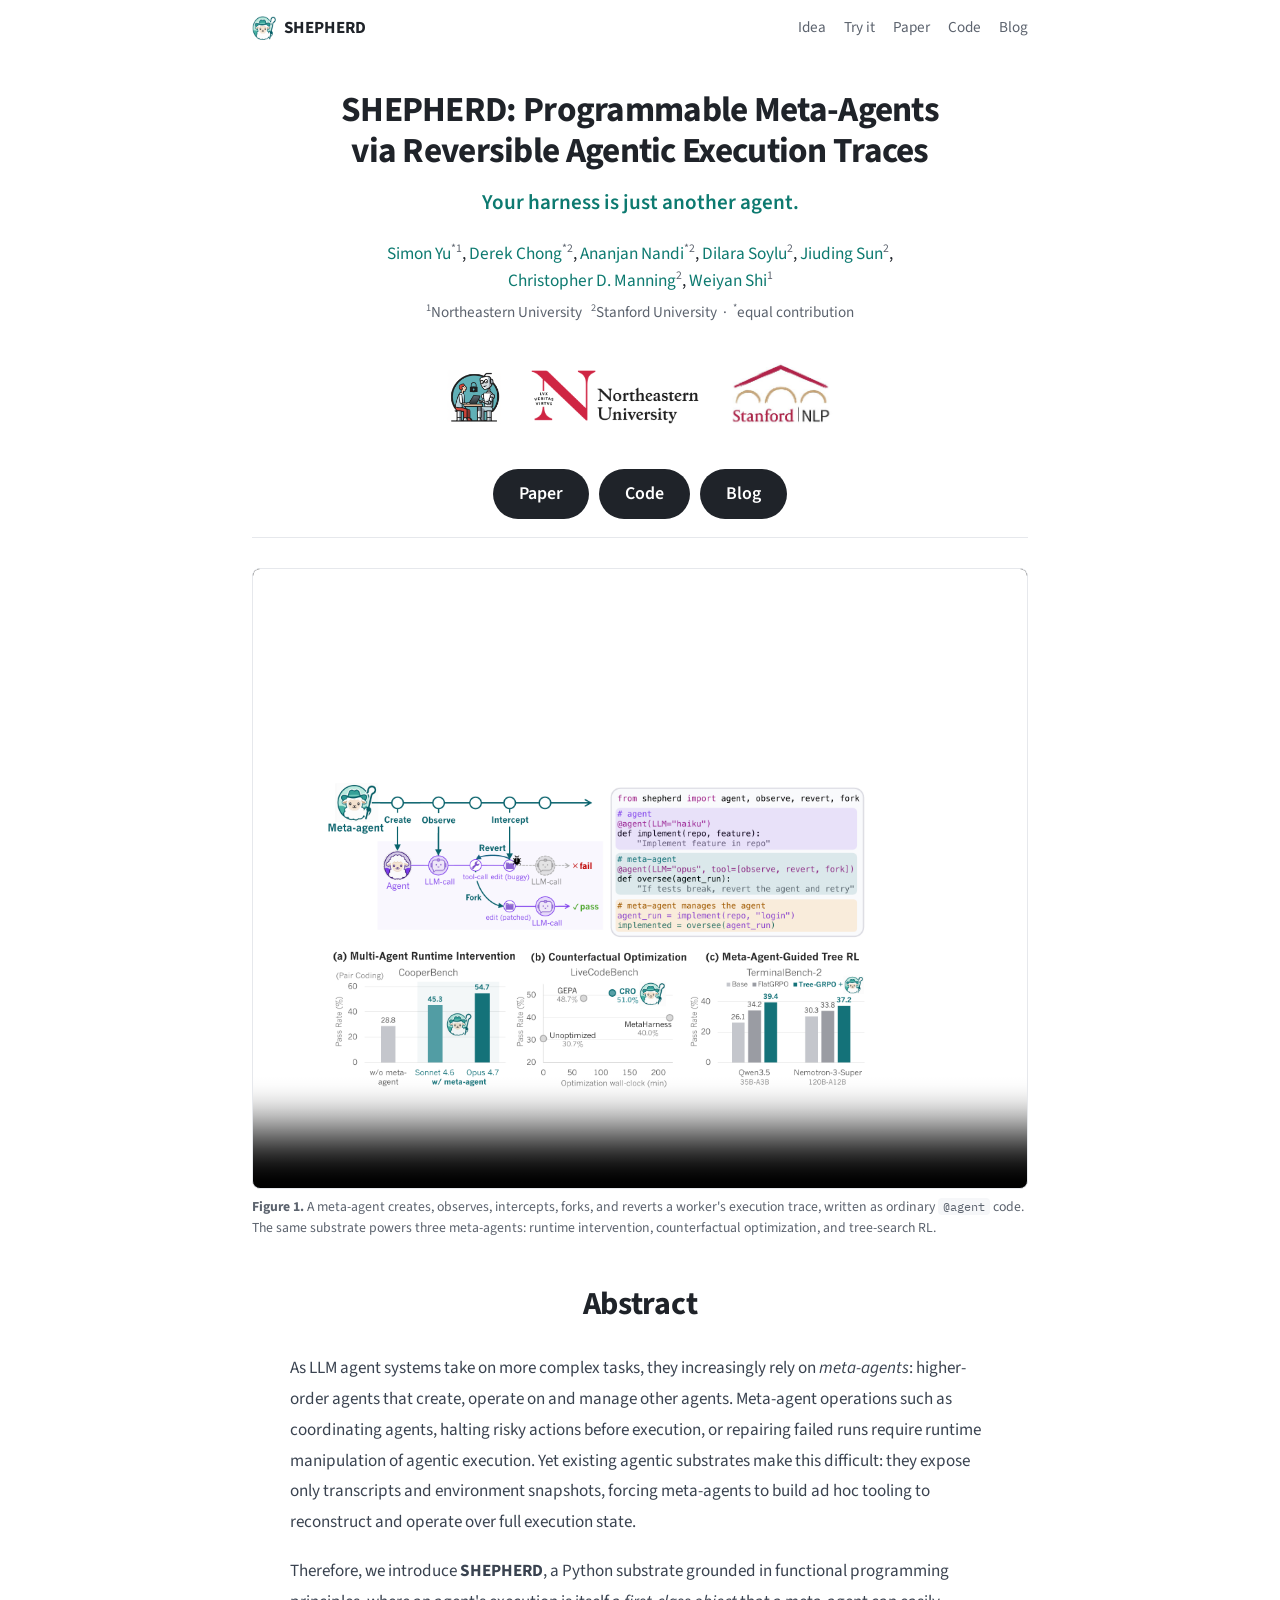
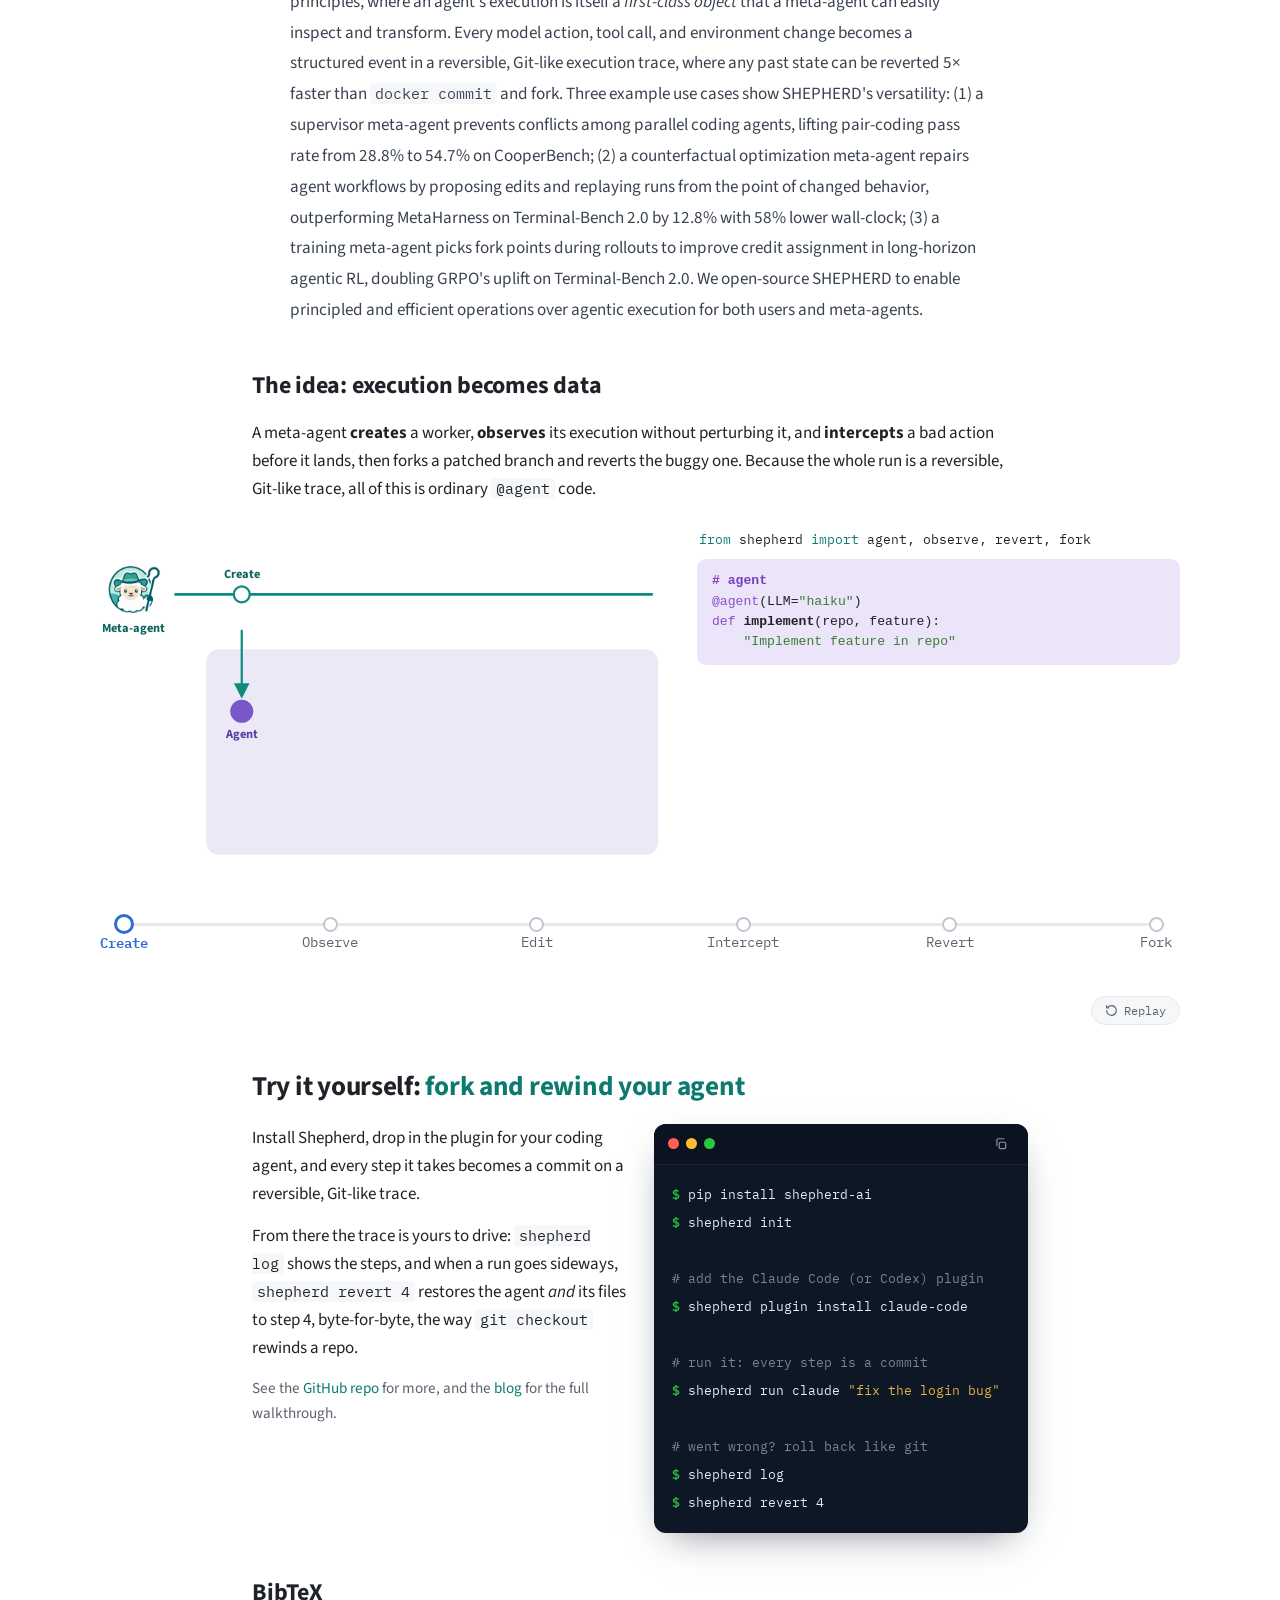
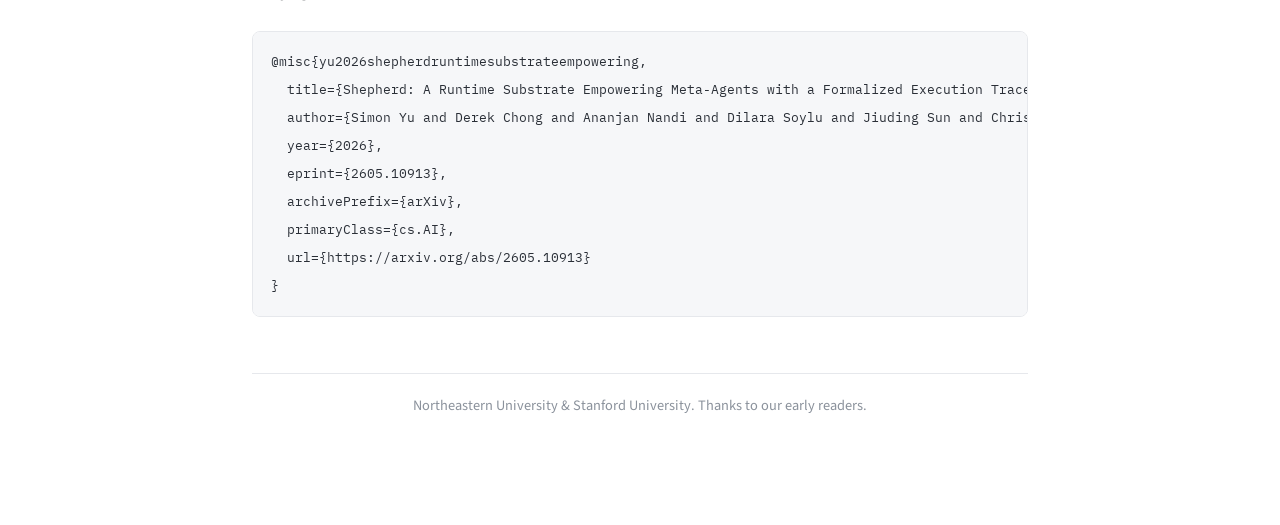
<file: index.html>
<!DOCTYPE html>
<html lang="en">
<head>
<meta charset="utf-8" />
<meta name="viewport" content="width=device-width, initial-scale=1" />
<title>SHEPHERD: Programmable Meta-Agents via Reversible Execution Traces</title>
<meta name="description" content="SHEPHERD makes an agent's execution a first-class, reversible, Git-like trace, so the harness that supervises your agents can be just another agent." />
<link rel="icon" type="image/png" href="assets/logo-shepherd.png" />
<link rel="preconnect" href="https://fonts.googleapis.com" />
<link rel="preconnect" href="https://fonts.gstatic.com" crossorigin />
<link href="https://fonts.googleapis.com/css2?family=Source+Sans+3:wght@400;600;700&family=IBM+Plex+Mono:wght@400;500&display=swap" rel="stylesheet" />
<link rel="stylesheet" href="style.css" />
<script src="app.js" defer></script>
<script defer src="https://static.cloudflareinsights.com/beacon.min.js" data-cf-beacon='{"token": "15241427f3bc4c0e8382f37b46932721"}'></script>
</head>
<body>

<nav class="nav">
  <a class="nav__brand" href="#top"><img src="assets/logo-shepherd.png" alt="" /> SHEPHERD</a>
  <div class="nav__links">
    <a href="#idea">Idea</a>
    <a href="#try">Try it</a>
    <a href="https://arxiv.org/abs/2605.10913" target="_blank" rel="noopener">Paper</a>
    <a href="https://github.com/dcx/poc-crank-v2" target="_blank" rel="noopener">Code</a>
    <a href="blog/">Blog</a>
  </div>
</nav>

<main id="top" class="wrap">

  <!-- ===== Hero ===== -->
  <header class="hero">
    <h1 class="hero__title">SHEPHERD: Programmable Meta-Agents via Reversible Agentic Execution Traces</h1>
    <p class="hero__tag">Your harness is just another agent.</p>
    <p class="authors">
      <a href="https://simonucl.github.io/" target="_blank" rel="noopener">Simon Yu</a><sup>*1</sup>,
      <a href="https://nlp.stanford.edu/~derekch/" target="_blank" rel="noopener">Derek Chong</a><sup>*2</sup>,
      <a href="https://ananjan-nandi-9.github.io/" target="_blank" rel="noopener">Ananjan Nandi</a><sup>*2</sup>,
      <a href="https://profiles.stanford.edu/dilara" target="_blank" rel="noopener">Dilara Soylu</a><sup>2</sup>,
      <a href="https://jiudingsun01.github.io/" target="_blank" rel="noopener">Jiuding Sun</a><sup>2</sup>,<br />
      <a href="https://nlp.stanford.edu/~manning/" target="_blank" rel="noopener">Christopher D. Manning</a><sup>2</sup>,
      <a href="https://wyshi.github.io/" target="_blank" rel="noopener">Weiyan Shi</a><sup>1</sup>
    </p>
    <p class="affil"><sup>1</sup>Northeastern University &nbsp; <sup>2</sup>Stanford University &nbsp;&middot;&nbsp; <sup>*</sup>equal contribution</p>
    <div class="orgs">
      <a href="https://github.com/CHATS-lab" target="_blank" rel="noopener" title="CHATS-Lab"><img src="assets/logo-chats.png" alt="CHATS-Lab" /></a>
      <a href="https://www.northeastern.edu/" target="_blank" rel="noopener" title="Northeastern University"><img src="assets/logo-northeastern.png" alt="Northeastern University" /></a>
      <a href="https://nlp.stanford.edu/" target="_blank" rel="noopener" title="Stanford NLP Group"><img src="assets/logo-stanfordnlp.png" alt="Stanford NLP Group" /></a>
    </div>
    <p class="links">
      <a class="lnk" href="https://arxiv.org/abs/2605.10913" target="_blank" rel="noopener">Paper</a>
      <a class="lnk" href="https://github.com/dcx/poc-crank-v2" target="_blank" rel="noopener">Code</a>
      <a class="lnk" href="blog/">Blog</a>
    </p>
  </header>

  <!-- ===== Teaser ===== -->
  <figure class="teaser">
    <video class="teaser__video" src="assets/teaser.mp4" poster="assets/teaser.png" autoplay loop muted playsinline controls></video>
    <figcaption><b>Figure 1.</b> A meta-agent creates, observes, intercepts, forks, and reverts a worker's execution trace, written as ordinary <code>@agent</code> code. The same substrate powers three meta-agents: runtime intervention, counterfactual optimization, and tree-search RL.</figcaption>
  </figure>

  <!-- ===== Abstract ===== -->
  <section class="abstract">
    <h2>Abstract</h2>
    <div class="abstract__body">
      <p>
        As LLM agent systems take on more complex tasks, they increasingly rely on <em>meta-agents</em>:
        higher-order agents that create, operate on and manage other agents. Meta-agent operations such
        as coordinating agents, halting risky actions before execution, or repairing failed runs require
        runtime manipulation of agentic execution. Yet existing agentic substrates make this difficult:
        they expose only transcripts and environment snapshots, forcing meta-agents to build ad hoc
        tooling to reconstruct and operate over full execution state.
      </p>
      <p>
        Therefore, we introduce <b>SHEPHERD</b>, a Python substrate grounded in functional programming
        principles, where an agent's execution is itself a <em>first-class object</em> that a meta-agent
        can easily inspect and transform. Every model action, tool call, and environment change becomes a
        structured event in a reversible, Git-like execution trace, where any past state can be reverted
        5&times; faster than <code>docker commit</code> and fork. Three example use cases show SHEPHERD's
        versatility: (1) a supervisor meta-agent prevents conflicts among parallel coding agents, lifting
        pair-coding pass rate from 28.8% to 54.7% on CooperBench; (2) a counterfactual optimization
        meta-agent repairs agent workflows by proposing edits and replaying runs from the point of changed
        behavior, outperforming MetaHarness on Terminal-Bench 2.0 by 12.8% with 58% lower wall-clock;
        (3) a training meta-agent picks fork points during rollouts to improve credit assignment in
        long-horizon agentic RL, doubling GRPO's uplift on Terminal-Bench 2.0. We open-source SHEPHERD to
        enable principled and efficient operations over agentic execution for both users and meta-agents.
      </p>
    </div>
  </section>

  <!-- ===== The idea ===== -->
  <section id="idea">
    <h2>The idea: execution becomes data</h2>
    <p>
      A meta-agent <b>creates</b> a worker, <b>observes</b> its execution without perturbing it, and
      <b>intercepts</b> a bad action before it lands, then forks a patched branch and reverts the
      buggy one. Because the whole run is a reversible, Git-like trace, all of this is ordinary
      <code>@agent</code> code.
    </p>

    <div class="anim" id="anim">
      <div class="anim__diagram">
        <svg class="trace-svg" viewBox="0 0 640 360" role="img" aria-label="A meta-agent creates, observes, intercepts, reverts, and forks a worker's execution trace.">
          <defs>
            <marker id="arrT" markerWidth="7" markerHeight="7" refX="5.5" refY="3.5" orient="auto"><path d="M0 0 L7 3.5 L0 7 z" fill="#0f8a81"/></marker>
            <marker id="arrP" markerWidth="7" markerHeight="7" refX="5.5" refY="3.5" orient="auto"><path d="M0 0 L7 3.5 L0 7 z" fill="#7857c8"/></marker>
            <marker id="arrG" markerWidth="7" markerHeight="7" refX="5.5" refY="3.5" orient="auto"><path d="M0 0 L7 3.5 L0 7 z" fill="#bdb8c9"/></marker>
          </defs>

          <!-- base -->
          <g>
            <rect x="120" y="120" width="510" height="232" rx="14" fill="#ece9f7"/>
            <line x1="84" y1="58" x2="624" y2="58" stroke="#0f8a81" stroke-width="3"/>
            <image href="assets/logo-shepherd.png" x="8" y="22" width="60" height="60"/>
            <text x="38" y="100" text-anchor="middle" fill="#0a655e" font-weight="700">Meta-agent</text>
          </g>

          <!-- create -->
          <g class="g-step" data-step="create">
            <circle cx="160" cy="58" r="9" fill="#fff" stroke="#0f8a81" stroke-width="2.5"/>
            <text x="160" y="40" text-anchor="middle" fill="#0a655e" font-weight="700">Create</text>
            <line x1="160" y1="98" x2="160" y2="172" stroke="#0f8a81" stroke-width="2.5" marker-end="url(#arrT)"/>
            <circle cx="160" cy="190" r="13" fill="#7857c8"/>
            <text x="160" y="220" text-anchor="middle" fill="#5a3fa3" font-weight="700">Agent</text>
          </g>

          <!-- observe -->
          <g class="g-step" data-step="observe">
            <circle cx="270" cy="58" r="9" fill="#fff" stroke="#0f8a81" stroke-width="2.5"/>
            <text x="270" y="40" text-anchor="middle" fill="#0a655e" font-weight="700">Observe</text>
            <line x1="270" y1="98" x2="270" y2="172" stroke="#0f8a81" stroke-width="2" stroke-dasharray="4 4" marker-end="url(#arrT)"/>
            <line x1="173" y1="190" x2="270" y2="190" stroke="#7857c8" stroke-width="3"/>
            <circle cx="270" cy="190" r="13" fill="#7857c8"/>
            <text x="270" y="220" text-anchor="middle" fill="#5a3fa3" font-weight="700">LLM-call</text>
          </g>

          <!-- buggy: the worker reaches a buggy edit and fails -->
          <g class="g-step" data-step="buggy">
            <line x1="283" y1="190" x2="430" y2="190" stroke="#7857c8" stroke-width="3"/>
            <circle cx="350" cy="190" r="13" fill="#7857c8"/>
            <text x="350" y="220" text-anchor="middle" fill="#5a3fa3" font-weight="700">tool-call</text>
            <circle cx="430" cy="190" r="13" fill="#7857c8"/>
            <text x="442" y="190" text-anchor="middle" fill="#d2402a" stroke="#fff" stroke-width="3" paint-order="stroke" style="font-size:26px;font-weight:900">!</text>
            <text x="430" y="220" text-anchor="middle" fill="#5a3fa3" font-weight="700">edit (buggy)</text>
            <line x1="443" y1="190" x2="520" y2="190" stroke="#bdb8c9" stroke-width="2.5" stroke-dasharray="4 4"/>
            <circle cx="532" cy="190" r="12" fill="#ded9e7" stroke="#bdb8c9" stroke-width="2"/>
            <line x1="546" y1="190" x2="572" y2="190" stroke="#bdb8c9" stroke-width="2.5" marker-end="url(#arrG)"/>
            <text x="582" y="195" fill="#d2402a" font-weight="700">&#10007; fail</text>
          </g>

          <!-- intercept: the meta-agent intervenes on the buggy edit -->
          <g class="g-step" data-step="intercept">
            <circle cx="430" cy="58" r="9" fill="#fff" stroke="#0f8a81" stroke-width="2.5"/>
            <text x="430" y="40" text-anchor="middle" fill="#0a655e" font-weight="700">Intercept</text>
            <line x1="430" y1="98" x2="430" y2="172" stroke="#0f8a81" stroke-width="2.5" marker-end="url(#arrT)"/>
          </g>

          <!-- revert: arc back toward the pre-edit state -->
          <g class="g-step" data-step="revert">
            <path d="M418 174 C 408 140, 368 140, 354 174" fill="none" stroke="#0f8a81" stroke-width="2.5" marker-end="url(#arrT)"/>
            <text x="386" y="128" text-anchor="middle" fill="#0a655e" font-weight="700">Revert</text>
          </g>

          <!-- fork: patched branch that passes -->
          <g class="g-step" data-step="fork">
            <path d="M350 203 C 350 250, 398 268, 430 274" fill="none" stroke="#7857c8" stroke-width="3"/>
            <text x="338" y="250" text-anchor="end" fill="#0a655e" font-weight="700">Fork</text>
            <circle cx="430" cy="278" r="13" fill="#7857c8"/>
            <text x="430" y="308" text-anchor="middle" fill="#5a3fa3" font-weight="700">edit (patched)</text>
            <line x1="443" y1="278" x2="520" y2="278" stroke="#7857c8" stroke-width="3"/>
            <circle cx="532" cy="278" r="13" fill="#7857c8"/>
            <text x="532" y="308" text-anchor="middle" fill="#5a3fa3" font-weight="700">LLM-call</text>
            <line x1="546" y1="278" x2="572" y2="278" stroke="#7857c8" stroke-width="2.5" marker-end="url(#arrP)"/>
            <text x="582" y="283" fill="#2f8a3c" font-weight="700">&#10003; pass</text>
          </g>
        </svg>
      </div>

      <div class="anim__code">
        <div class="cimport"><span class="kwt">from</span> shepherd <span class="kwt">import</span> agent, observe, revert, fork</div>
        <pre class="cblock cblock--agent" data-step="create"><span class="cm"># agent</span>
<span class="kw">@agent</span>(LLM=<span class="st">"haiku"</span>)
<span class="kw">def</span> <span class="fn">implement</span>(repo, feature):
    <span class="st">"Implement feature in repo"</span></pre>
        <pre class="cblock cblock--meta" data-step="intercept"><span class="cm"># meta-agent</span>
<span class="kw">@agent</span>(LLM=<span class="st">"opus"</span>, tool=[observe, revert, fork])
<span class="kw">def</span> <span class="fn">oversee</span>(agent_run):
    <span class="st">"If tests break, revert the agent and retry"</span></pre>
        <pre class="cblock cblock--manage" data-step="fork"><span class="cm"># meta-agent manages the agent</span>
agent_run = <span class="fn">implement</span>(repo, <span class="st">"login"</span>)
implemented = <span class="fn">oversee</span>(agent_run)</pre>
      </div>

      <div class="anim__scrub" aria-label="Step through the trace">
        <div class="scrub__track" role="slider" tabindex="0" aria-valuemin="0" aria-valuemax="5" aria-valuenow="5" aria-label="Trace step">
          <div class="scrub__fill"></div>
          <div class="scrub__handle"></div>
          <span class="scrub__stop" data-i="0" style="left:0%"><span class="scrub__lbl">Create</span></span>
          <span class="scrub__stop" data-i="1" style="left:20%"><span class="scrub__lbl">Observe</span></span>
          <span class="scrub__stop" data-i="2" style="left:40%"><span class="scrub__lbl">Edit</span></span>
          <span class="scrub__stop" data-i="3" style="left:60%"><span class="scrub__lbl">Intercept</span></span>
          <span class="scrub__stop" data-i="4" style="left:80%"><span class="scrub__lbl">Revert</span></span>
          <span class="scrub__stop" data-i="5" style="left:100%"><span class="scrub__lbl">Fork</span></span>
        </div>
      </div>
      <button class="anim__replay" type="button">
        <svg width="13" height="13" viewBox="0 0 24 24" fill="none" stroke="currentColor" stroke-width="2.2" stroke-linecap="round" stroke-linejoin="round" aria-hidden="true"><path d="M3 12a9 9 0 1 0 2.6-6.4"/><path d="M3 3v4h4"/></svg>
        Replay
      </button>

    </div>
  </section>

  <!-- ===== Try it ===== -->
  <section id="try">
    <h2 class="try-h">Try it yourself: <span class="try-h__accent">fork and rewind your agent</span></h2>
    <div class="try">
      <div class="try__text">
        <p>
          Install Shepherd, drop in the plugin for your coding agent, and every step it takes becomes a
          commit on a reversible, Git-like trace.
        </p>
        <p>
          From there the trace is yours to drive: <code>shepherd log</code> shows the steps, and when a
          run goes sideways, <code>shepherd revert 4</code> restores the agent <em>and</em> its files to
          step 4, byte-for-byte, the way <code>git checkout</code> rewinds a repo.
        </p>
        <p class="muted">
          See the <a href="https://github.com/dcx/poc-crank-v2" target="_blank" rel="noopener">GitHub repo</a>
          for more, and the <a href="blog/">blog</a>
          for the full walkthrough.
        </p>
      </div>
      <div class="terminal">
        <div class="terminal__bar">
          <span class="dot dot--r"></span><span class="dot dot--y"></span><span class="dot dot--g"></span>
          <button class="terminal__copy" type="button" aria-label="Copy commands"><svg width="14" height="14" viewBox="0 0 24 24" fill="none" stroke="currentColor" stroke-width="2" stroke-linecap="round" stroke-linejoin="round"><rect x="9" y="9" width="11" height="11" rx="2"/><path d="M5 15V5a2 2 0 0 1 2-2h10"/></svg></button>
        </div>
        <pre class="terminal__body"><code><span class="p">$</span> pip install shepherd-ai
<span class="p">$</span> shepherd init

<span class="c"># add the Claude Code (or Codex) plugin</span>
<span class="p">$</span> shepherd plugin install claude-code

<span class="c"># run it: every step is a commit</span>
<span class="p">$</span> shepherd run claude <span class="s">"fix the login bug"</span>

<span class="c"># went wrong? roll back like git</span>
<span class="p">$</span> shepherd log
<span class="p">$</span> shepherd revert 4</code></pre>
      </div>
    </div>
  </section>

  <!-- ===== BibTeX ===== -->
  <section id="cite">
    <h2>BibTeX</h2>
    <pre class="code"><code>@misc{yu2026shepherdruntimesubstrateempowering,
  title={Shepherd: A Runtime Substrate Empowering Meta-Agents with a Formalized Execution Trace},
  author={Simon Yu and Derek Chong and Ananjan Nandi and Dilara Soylu and Jiuding Sun and Christopher D Manning and Weiyan Shi},
  year={2026},
  eprint={2605.10913},
  archivePrefix={arXiv},
  primaryClass={cs.AI},
  url={https://arxiv.org/abs/2605.10913}
}</code></pre>
  </section>

  <footer class="footer">
    <p>Northeastern University &amp; Stanford University. Thanks to our early readers.</p>
  </footer>

</main>
</body>
</html>
</file>
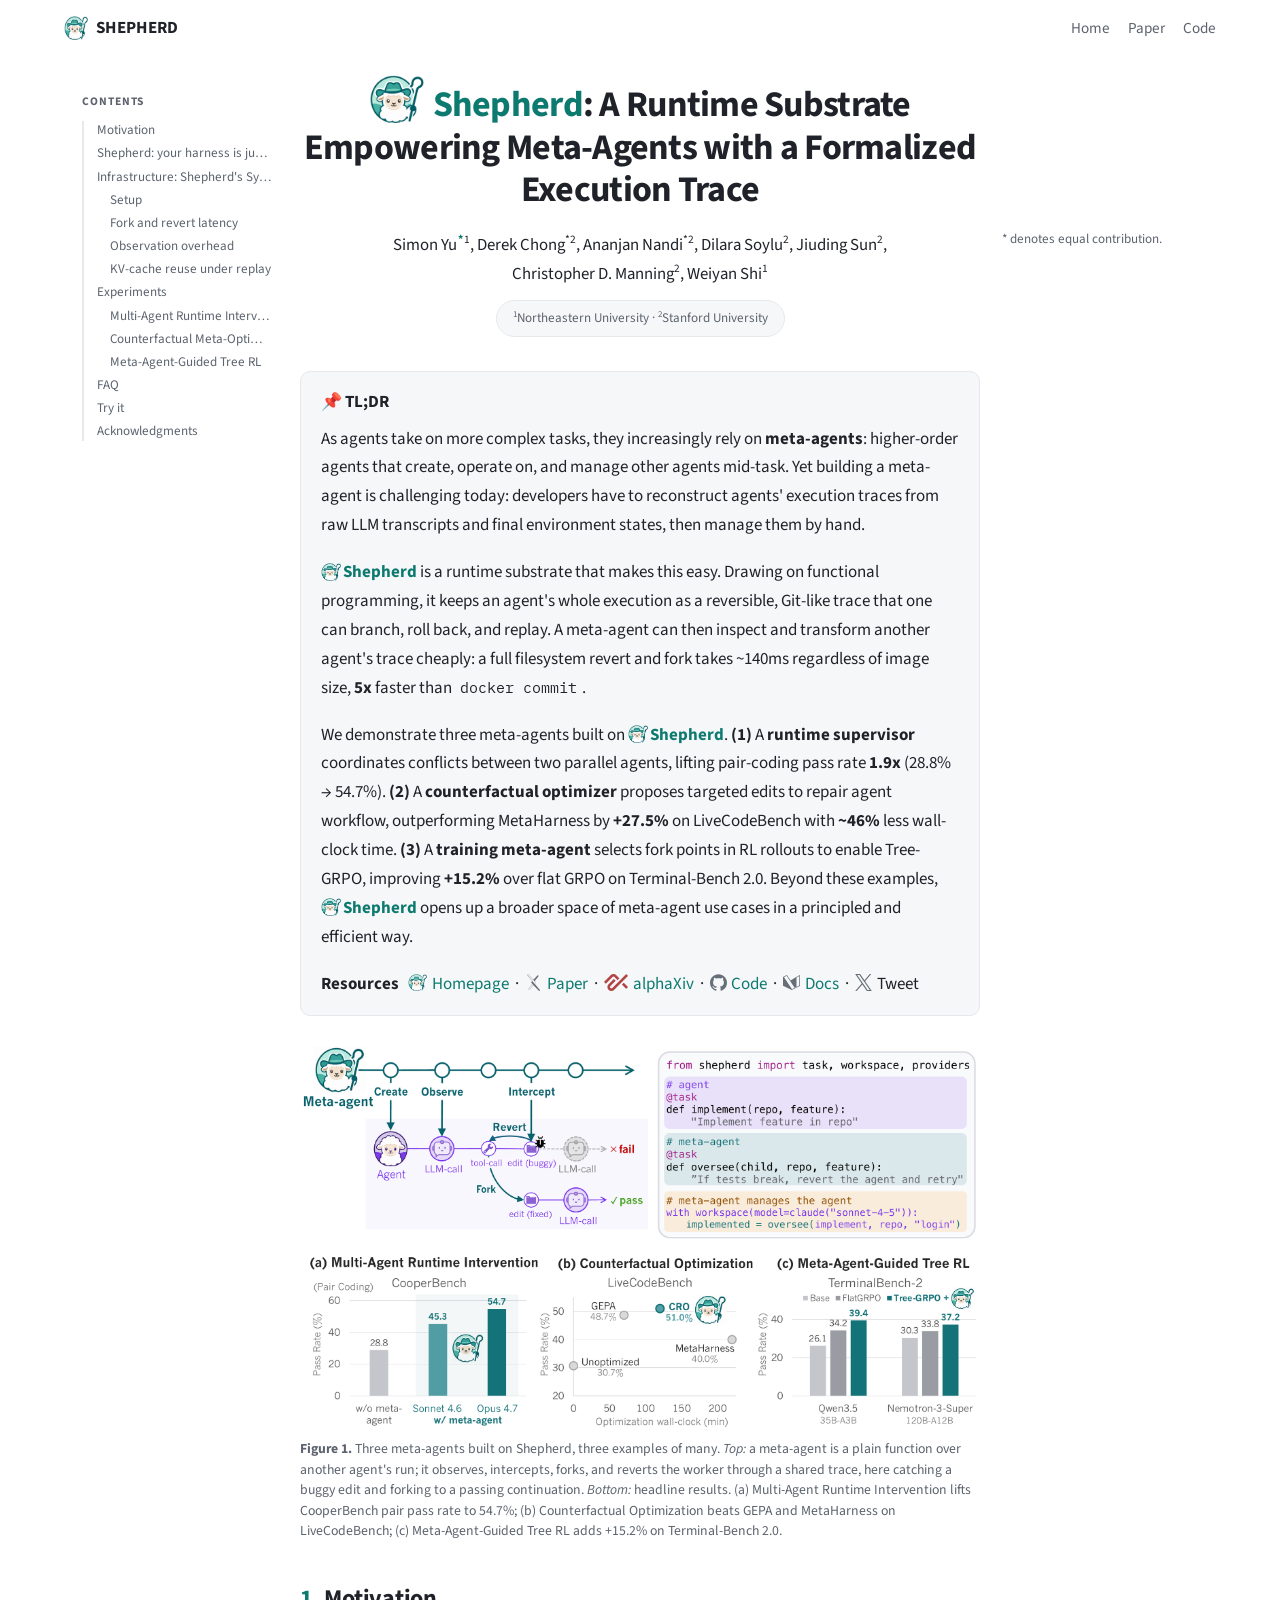
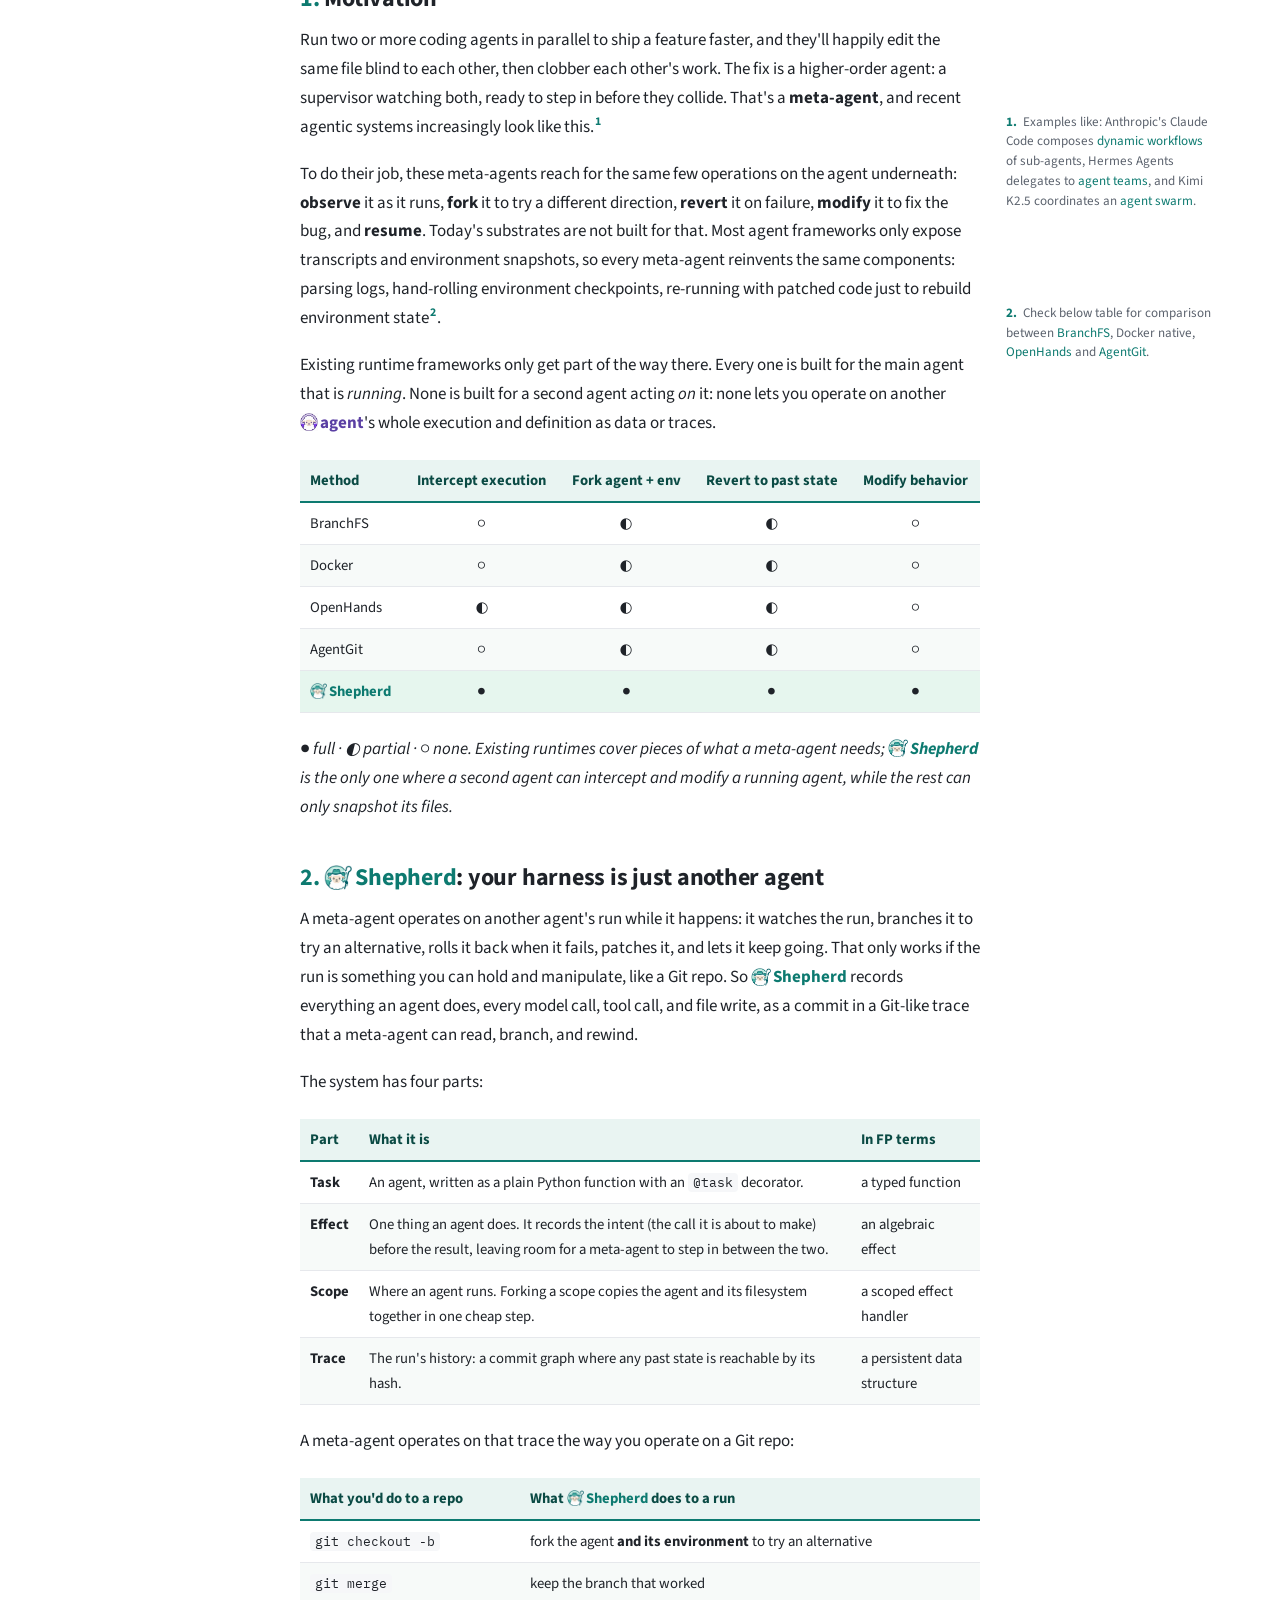
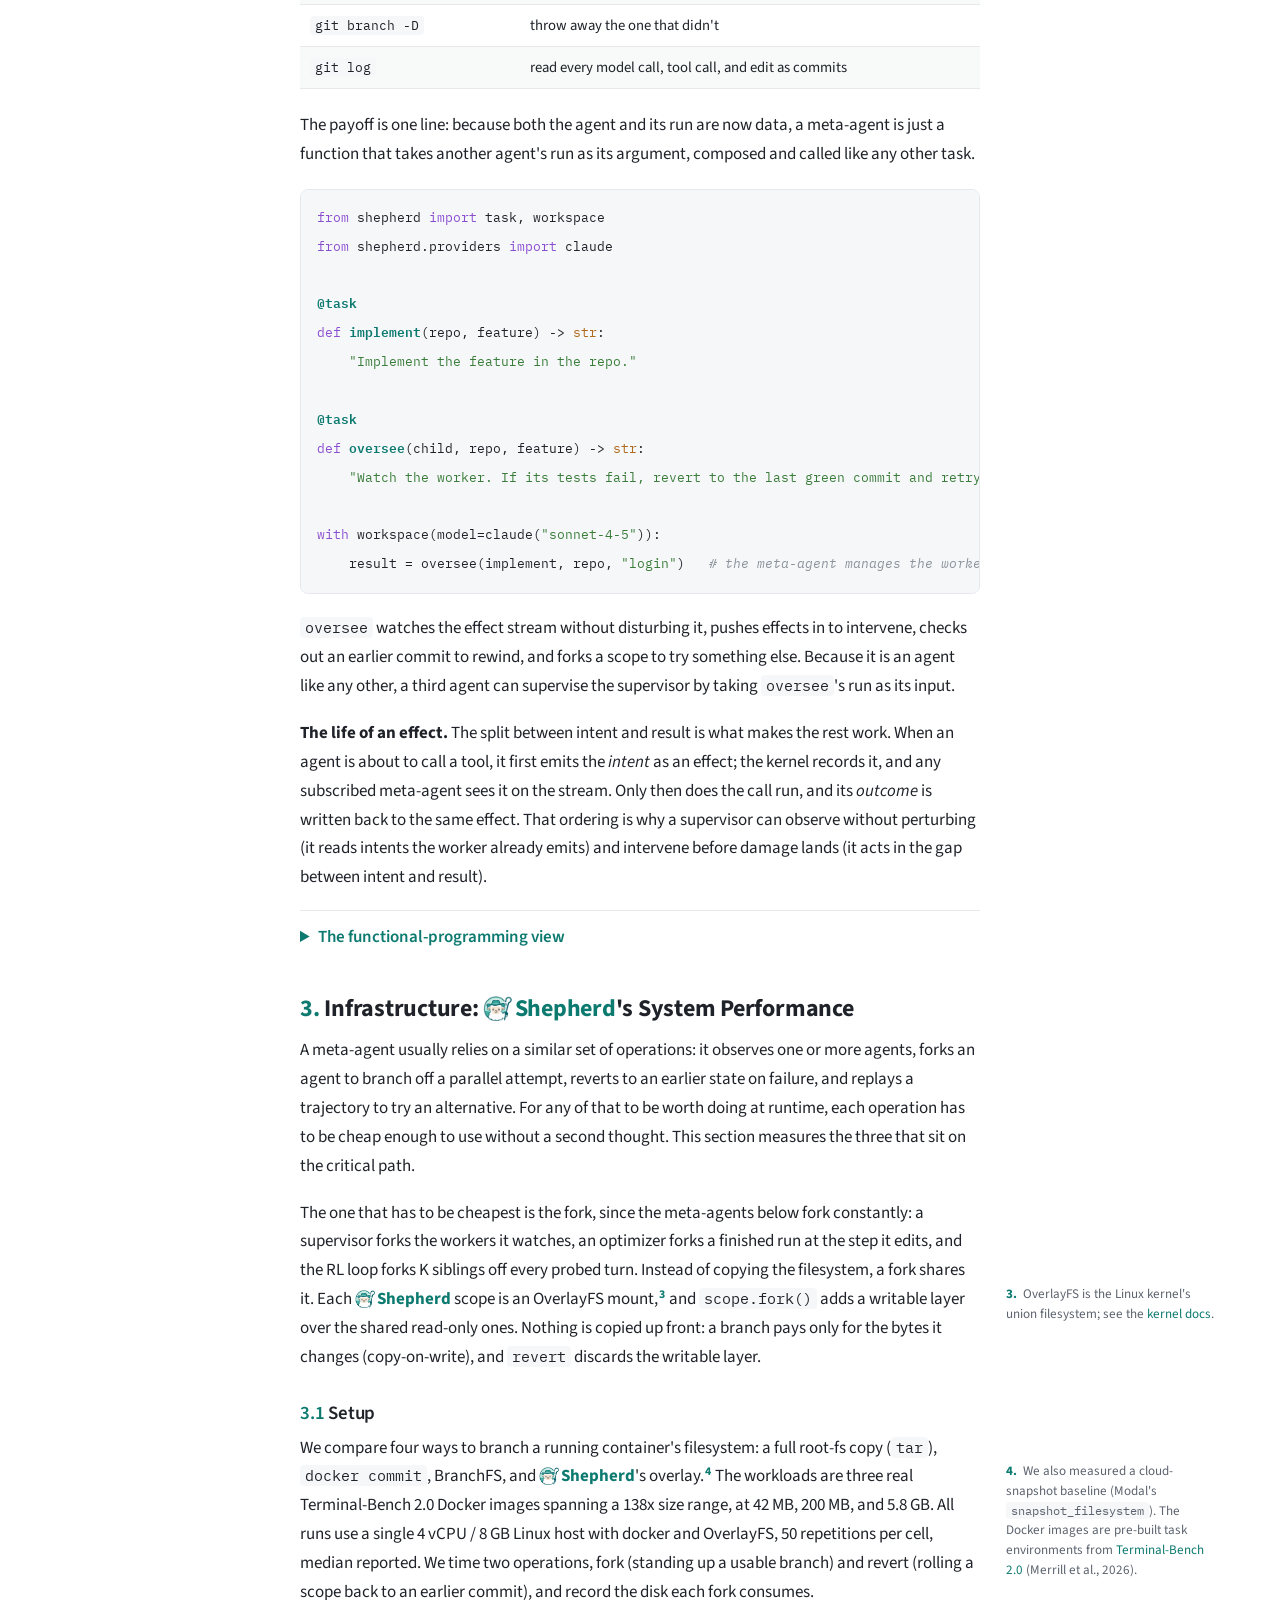
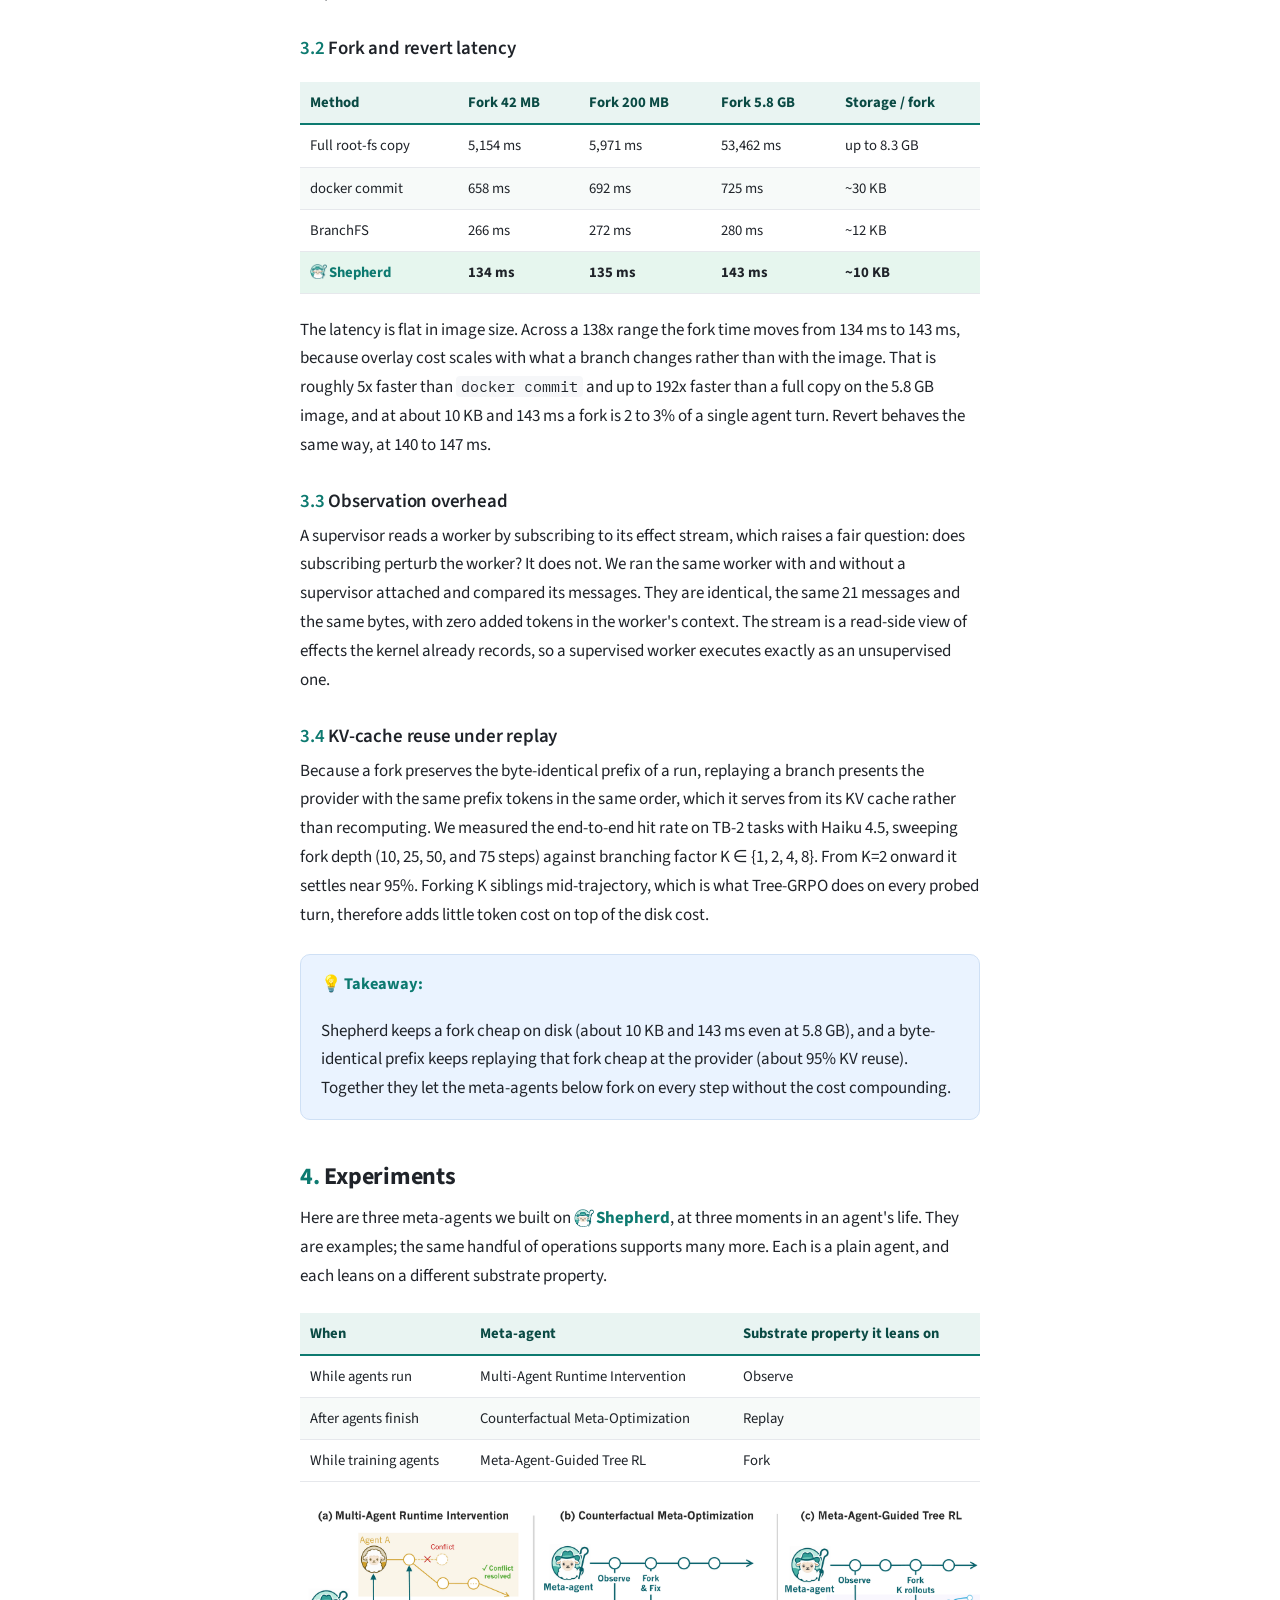
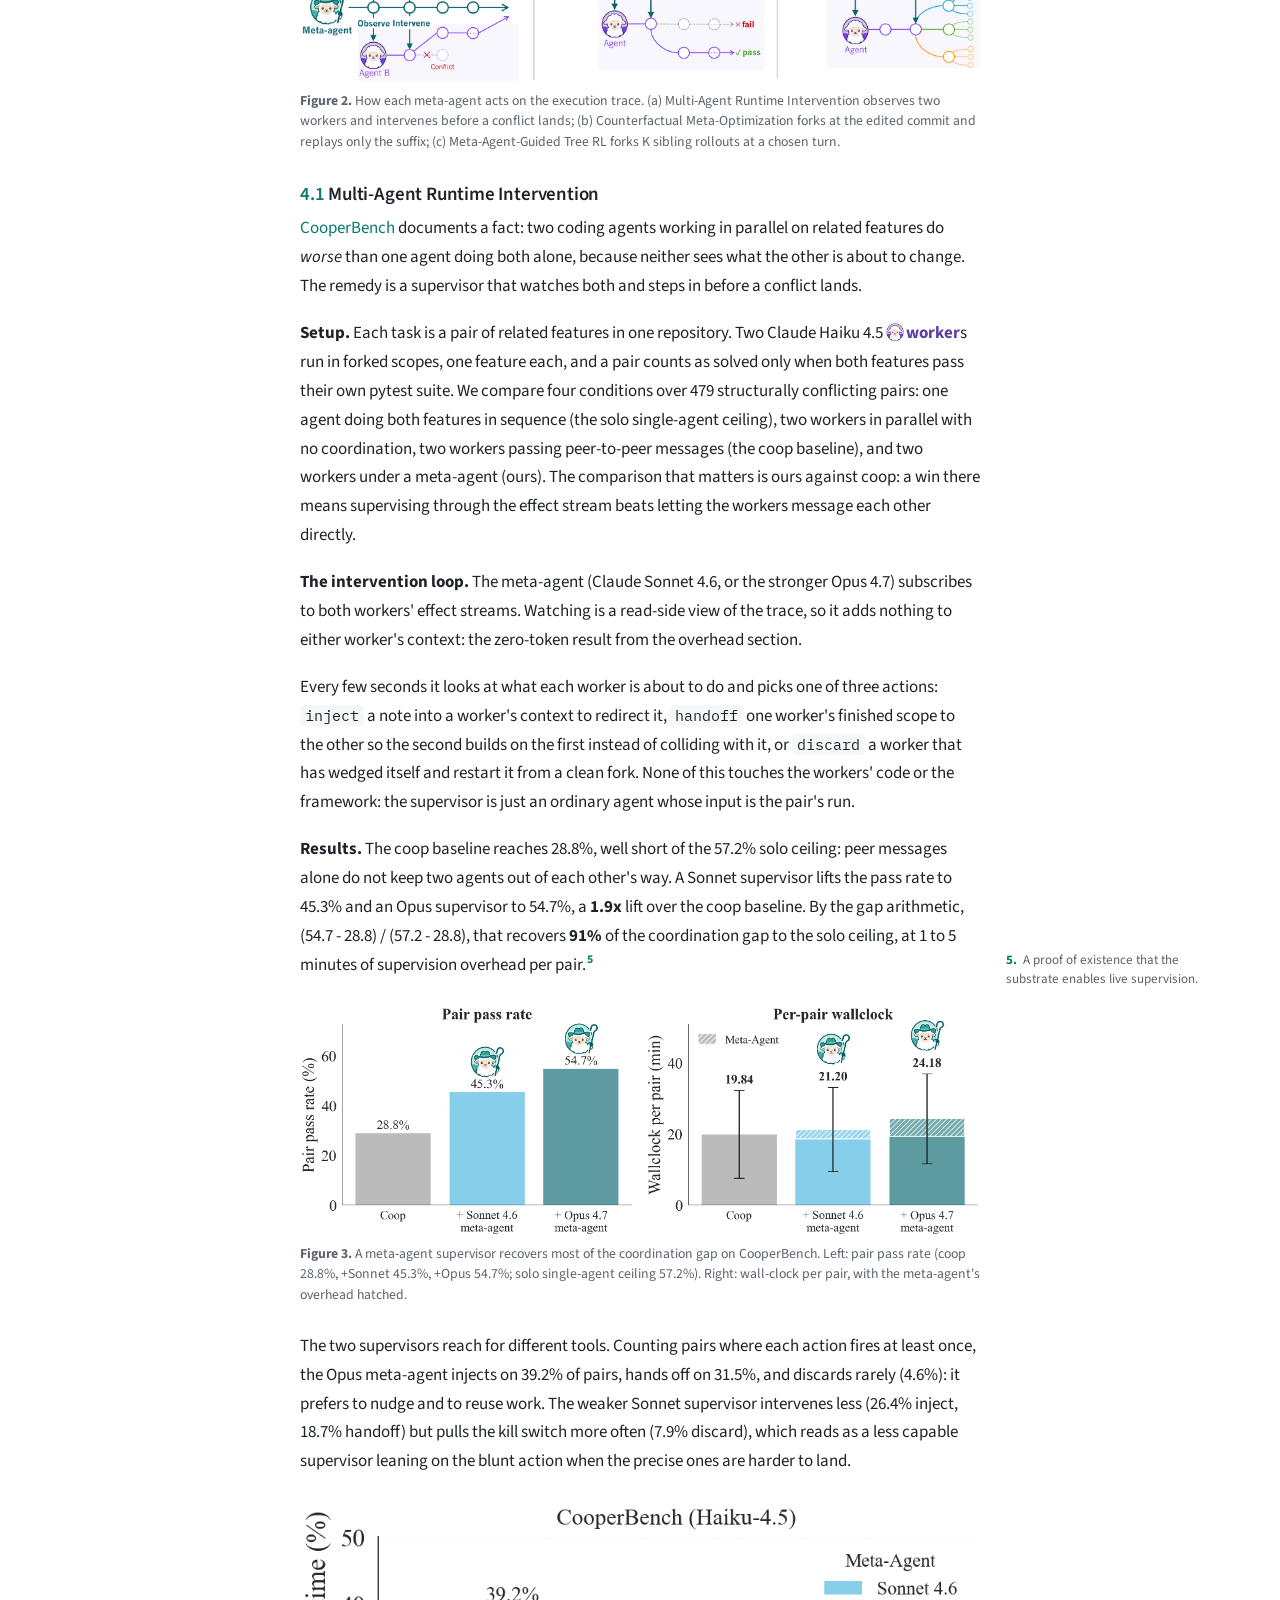
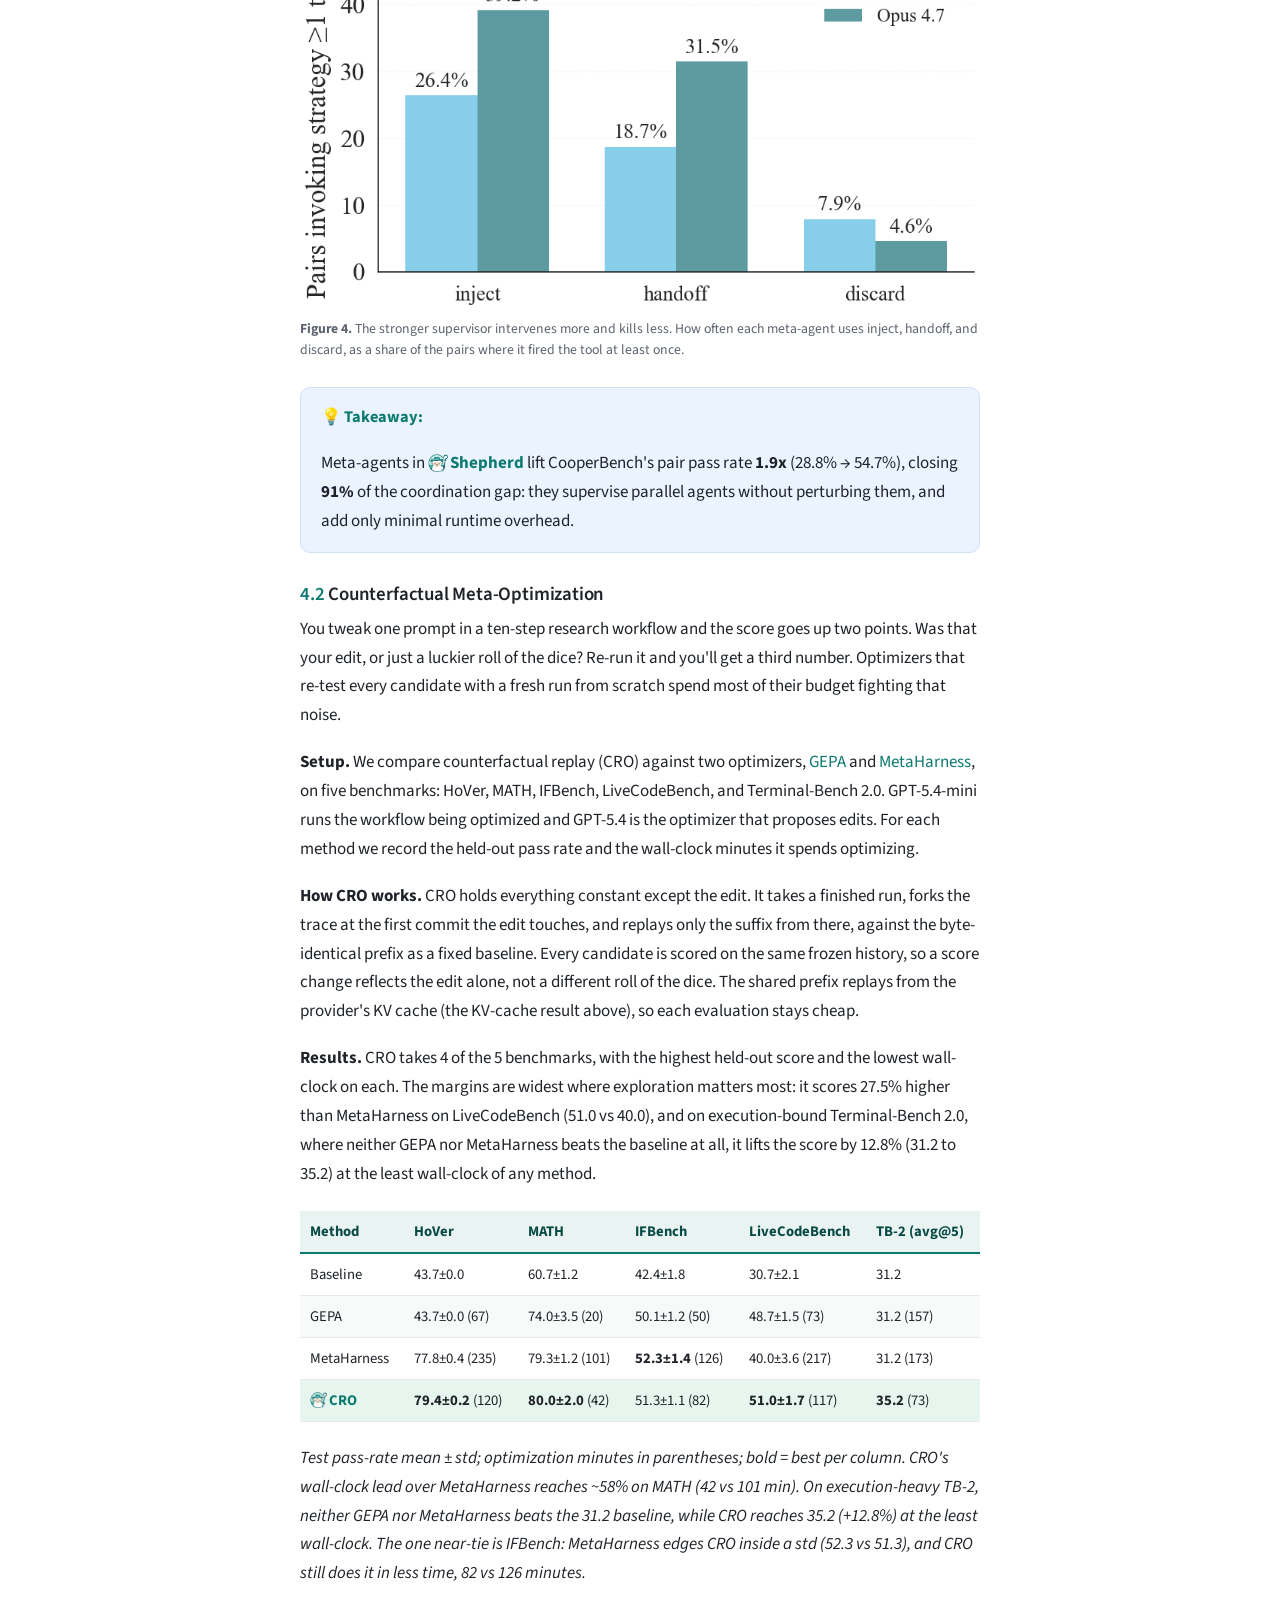
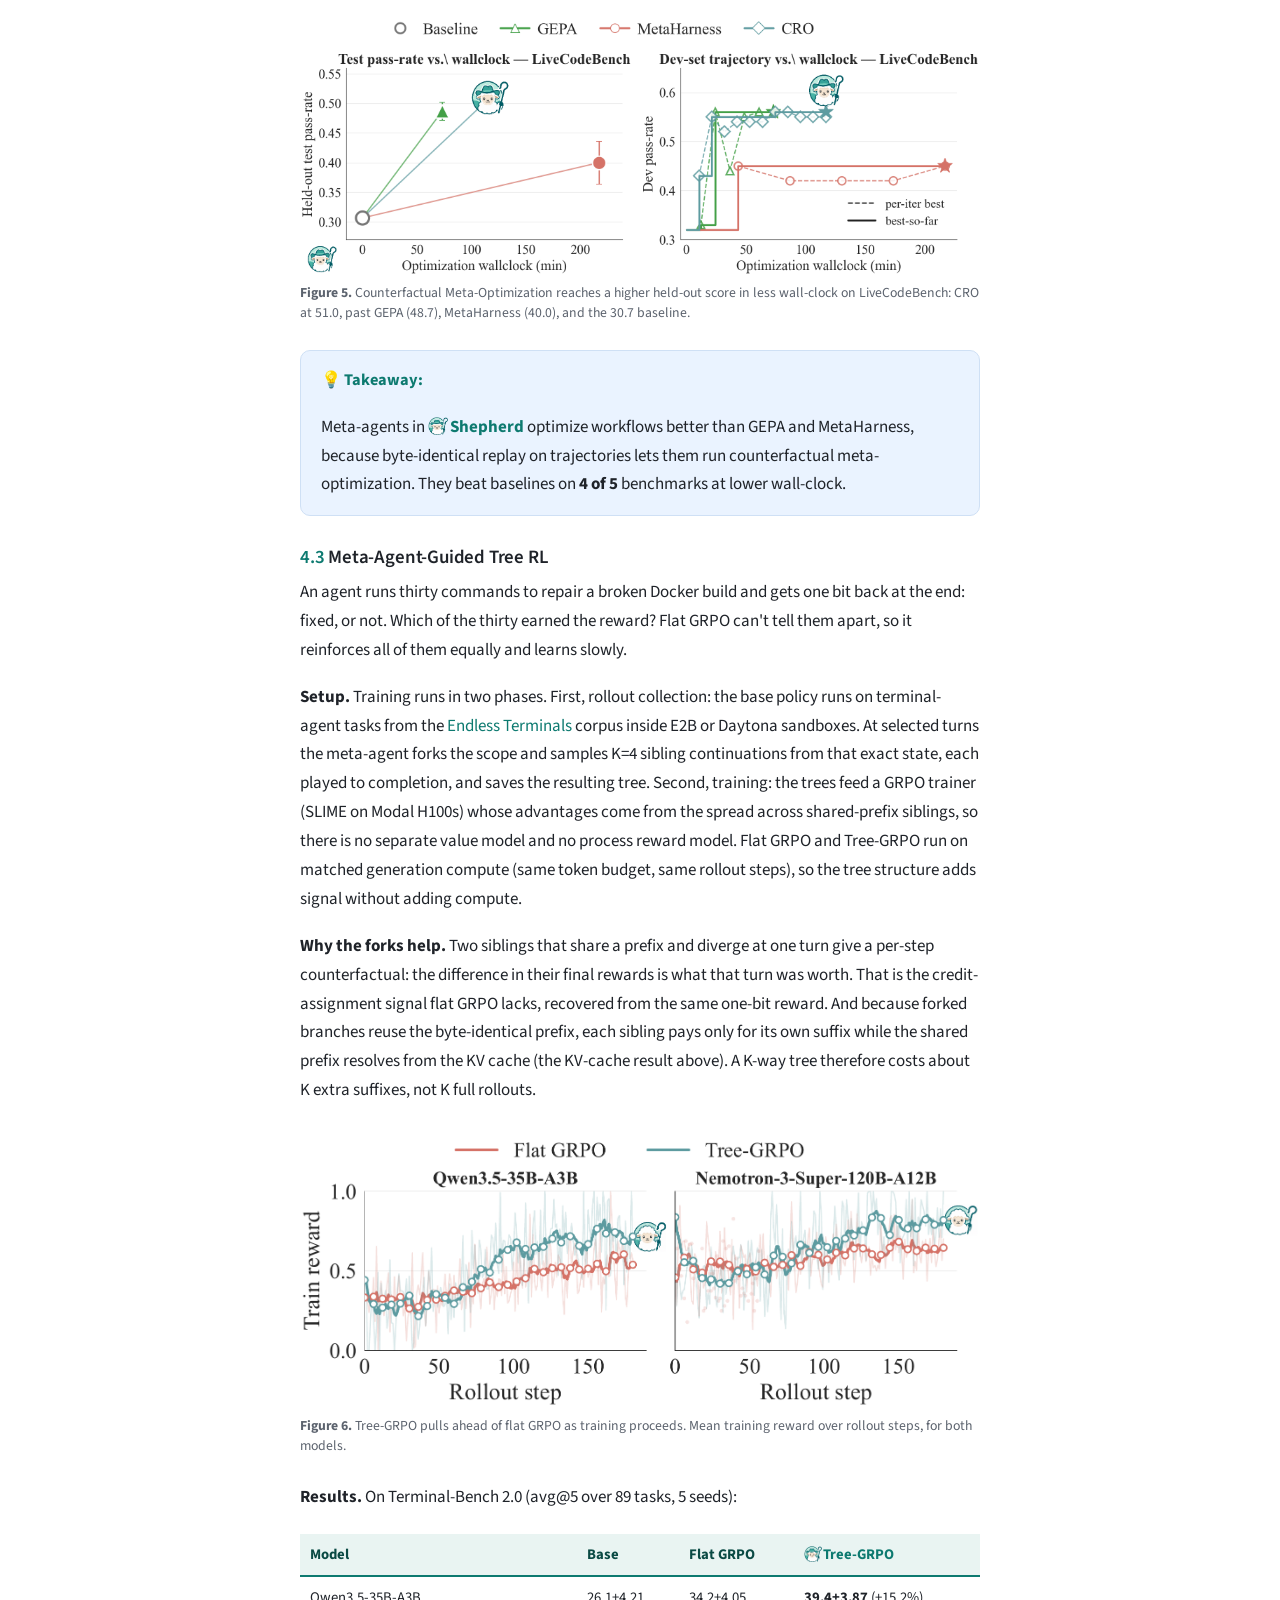
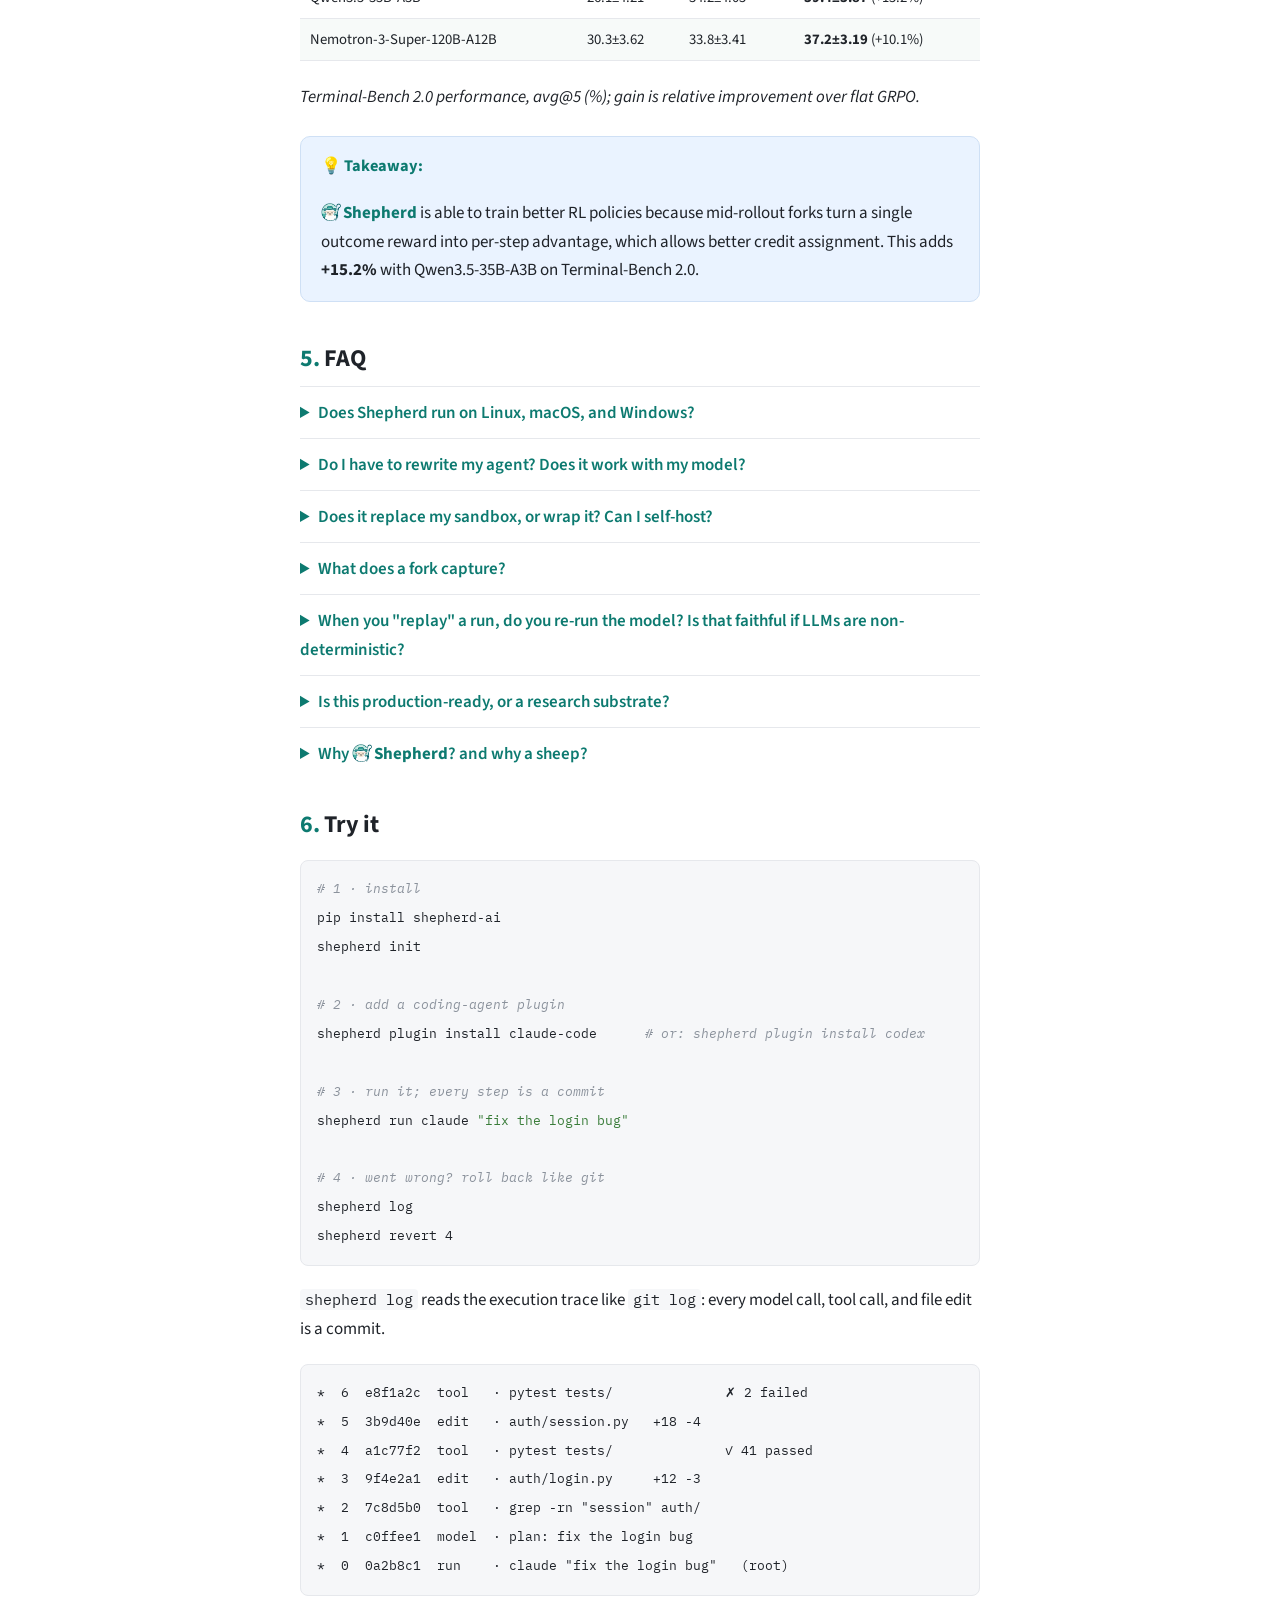
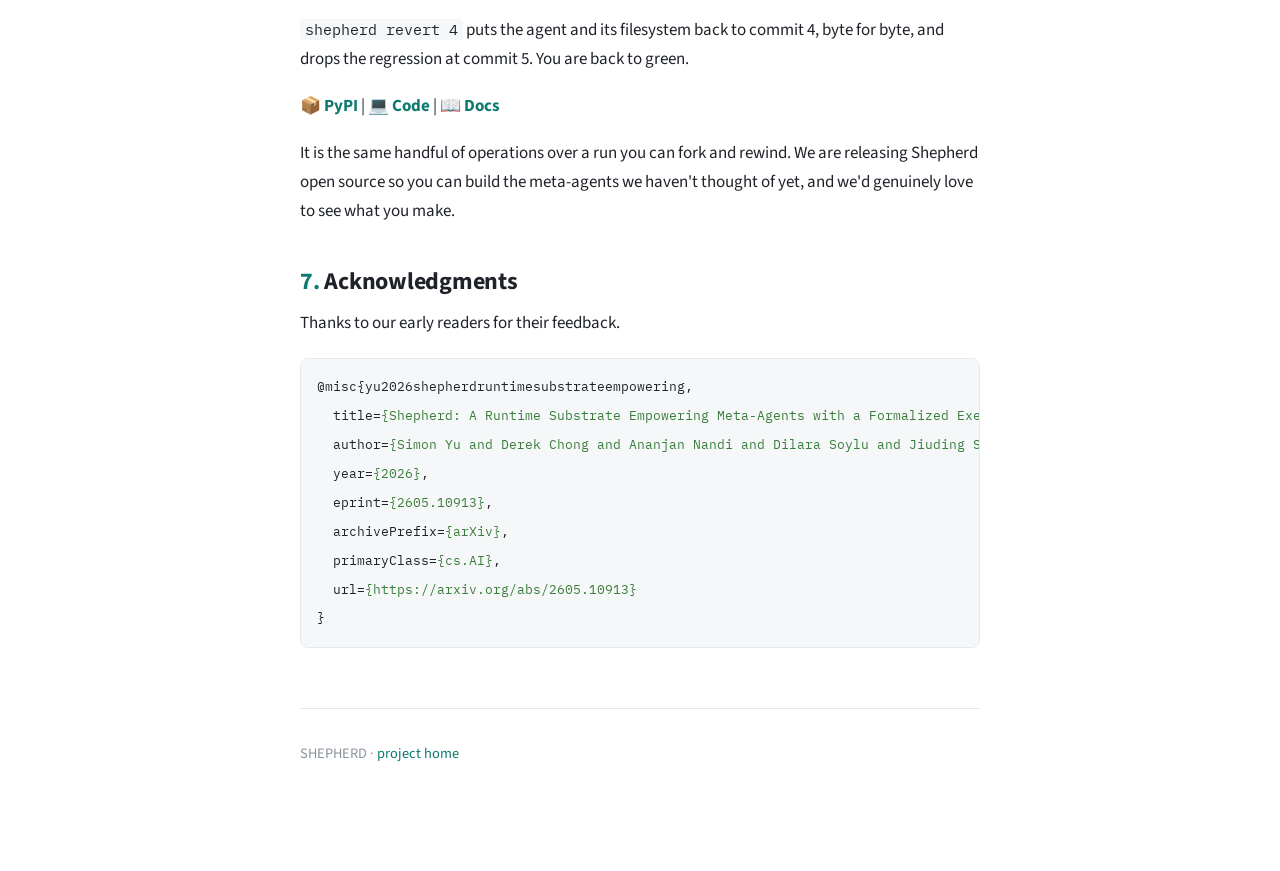
<file: blog/index.html>
<!DOCTYPE html>
<html lang="en">
<head>
<meta charset="utf-8">
<meta name="viewport" content="width=device-width, initial-scale=1">
<title>Shepherd: A Runtime Substrate Empowering Meta-Agents with a Formalized Execution Trace</title>
<meta name="description" content="A Git-like, reversible execution trace that makes the harness just another agent.">
<link rel="icon" href="../assets/logo-shepherd.png">
<link rel="preconnect" href="https://fonts.googleapis.com">
<link rel="preconnect" href="https://fonts.gstatic.com" crossorigin>
<link href="https://fonts.googleapis.com/css2?family=IBM+Plex+Mono:wght@400;600&family=Source+Sans+3:ital,wght@0,400;0,600;0,700;1,400&display=swap" rel="stylesheet">
<link rel="stylesheet" href="blog.css">
<script defer src="https://static.cloudflareinsights.com/beacon.min.js" data-cf-beacon='{"token": "15241427f3bc4c0e8382f37b46932721"}'></script>
</head>
<body>
<nav class="nav">
  <a class="nav__brand" href="../"><img src="../assets/logo-shepherd.png" alt=""><span>SHEPHERD</span></a>
  <div class="nav__links">
    <a href="../">Home</a>
    <a href="https://arxiv.org/abs/2605.10913">Paper</a>
    <a href="https://github.com/dcx/poc-crank-v2">Code</a>
  </div>
</nav>
<div class="layout">
  <nav id="TOC" role="doc-toc" aria-label="Table of contents">
    <button class="toc-fab" type="button" aria-controls="toc-panel" aria-expanded="false">
      <svg class="toc-fab__icon" width="15" height="15" viewBox="0 0 16 16" aria-hidden="true"><path d="M1.5 3.5h13M1.5 8h13M1.5 12.5h8.5" fill="none" stroke="currentColor" stroke-width="1.8" stroke-linecap="round"/></svg>
      Contents
    </button>
    <div class="toc-backdrop"></div>
    <aside class="toc-panel" id="toc-panel">
      <p class="toc-label">Contents</p>
      <div class="toc">
<ul>
<li><a href="#motivation">Motivation</a></li>
<li><a href="#shepherd-your-harness-is-just-another-agent">Shepherd: your harness is just another agent</a></li>
<li><a href="#infrastructure-shepherds-system-performance">Infrastructure: Shepherd's System Performance</a><ul>
<li><a href="#setup">Setup</a></li>
<li><a href="#fork-and-revert-latency">Fork and revert latency</a></li>
<li><a href="#observation-overhead">Observation overhead</a></li>
<li><a href="#kv-cache-reuse-under-replay">KV-cache reuse under replay</a></li>
</ul>
</li>
<li><a href="#experiments">Experiments</a><ul>
<li><a href="#multi-agent-runtime-intervention">Multi-Agent Runtime Intervention</a></li>
<li><a href="#counterfactual-meta-optimization">Counterfactual Meta-Optimization</a></li>
<li><a href="#meta-agent-guided-tree-rl">Meta-Agent-Guided Tree RL</a></li>
</ul>
</li>
<li><a href="#faq">FAQ</a></li>
<li><a href="#try-it">Try it</a></li>
<li><a href="#acknowledgments">Acknowledgments</a></li>
</ul>
</div>

    </aside>
  </nav>
  <main class="post">
    <header class="post__head">
      <h1 class="post__title"><img class="post__title-logo" src="../assets/logo-shepherd.png" alt=""><span class="brand-name">Shepherd</span>: A Runtime Substrate Empowering Meta-Agents with a Formalized Execution Trace</h1>
      <p class="post__authors">
<a href="https://simonucl.github.io/">Simon Yu</a><span class="sn sn--byline"><input type="checkbox" id="sn-byline" class="sn-toggle"><label for="sn-byline" class="sn-ref">*</label><span class="sn-body">* denotes equal contribution.</span></span><sup>1</sup>, <a href="https://nlp.stanford.edu/~derekch/">Derek Chong</a><sup>*</sup><sup>2</sup>, <a href="https://ananjan-nandi-9.github.io/">Ananjan Nandi</a><sup>*</sup><sup>2</sup>, <a href="https://profiles.stanford.edu/dilara">Dilara Soylu</a><sup>2</sup>, <a href="https://jiudingsun01.github.io/">Jiuding Sun</a><sup>2</sup>,<br><a href="https://nlp.stanford.edu/~manning/">Christopher D. Manning</a><sup>2</sup>, <a href="https://wyshi.github.io/">Weiyan Shi</a><sup>1</sup>      </p>
      <p class="post__affil"><span class="affil-pill"><sup>1</sup>Northeastern University &middot; <sup>2</sup>Stanford University</span></p>
    </header>
    <article class="post-body">
<aside class="callout callout--tldr">

<p>As agents take on more complex tasks, they increasingly rely on <strong>meta-agents</strong>: higher-order agents that create, operate on, and manage other agents mid-task. Yet building a meta-agent is challenging today: developers have to reconstruct agents' execution traces from raw LLM transcripts and final environment states, then manage them by hand.</p>
<p><span class="brand"><img class="brand__logo" src="../assets/logo-shepherd.png" alt="">Shepherd</span> is a runtime substrate that makes this easy. Drawing on functional programming, it keeps an agent's whole execution as a reversible, Git-like trace that one can branch, roll back, and replay. A meta-agent can then inspect and transform another agent's trace cheaply: a full filesystem revert and fork takes ~140ms regardless of image size, <strong>5x</strong> faster than <code>docker commit</code>.</p>
<p>We demonstrate three meta-agents built on <span class="brand"><img class="brand__logo" src="../assets/logo-shepherd.png" alt="">Shepherd</span>. <strong>(1)</strong> A <strong>runtime supervisor</strong> coordinates conflicts between two parallel agents, lifting pair-coding pass rate <strong>1.9x</strong> (28.8% → 54.7%). <strong>(2)</strong> A <strong>counterfactual optimizer</strong> proposes targeted edits to repair agent workflow, outperforming MetaHarness by <strong>+27.5%</strong> on LiveCodeBench with <strong>~46%</strong> less wall-clock time. <strong>(3)</strong> A <strong>training meta-agent</strong> selects fork points in RL rollouts to enable Tree-GRPO, improving <strong>+15.2%</strong> over flat GRPO on Terminal-Bench 2.0. Beyond these examples, <span class="brand"><img class="brand__logo" src="../assets/logo-shepherd.png" alt="">Shepherd</span> opens up a broader space of meta-agent use cases in a principled and efficient way.</p>
<p><strong>Resources</strong> &nbsp; <img class="rsrc" src="../assets/logo-shepherd.png" alt=""><a href="https://shepherd-agents.ai/">Homepage</a> &nbsp;·&nbsp; <img class="rsrc" src="../assets/icon-arxiv.svg" alt=""><a href="https://arxiv.org/abs/2605.10913">Paper</a> &nbsp;·&nbsp; <img class="rsrc" src="../assets/icon-alphaxiv.png" alt=""><a href="https://www.alphaxiv.org/abs/2605.10913">alphaXiv</a> &nbsp;·&nbsp; <img class="rsrc" src="../assets/icon-github.svg" alt=""><a href="https://github.com/dcx/poc-crank-v2">Code</a> &nbsp;·&nbsp; <img class="rsrc" src="../assets/icon-docs.svg" alt=""><a href="https://docs.shepherd-agents.ai/">Docs</a> &nbsp;·&nbsp; <img class="rsrc" src="../assets/icon-x.svg" alt="">Tweet</p>
</aside>

<figure>
<img src="../assets/fig-teaser.png" alt="Figure 1. Three meta-agents built on Shepherd, three examples of many. Top: a meta-agent is a plain function over another agent's run; it observes, intercepts, forks, and reverts the worker through a shared trace, here catching a buggy edit and forking to a passing continuation. Bottom: headline results. (a) Multi-Agent Runtime Intervention lifts CooperBench pair pass rate to 54.7%; (b) Counterfactual Optimization beats GEPA and MetaHarness on LiveCodeBench; (c) Meta-Agent-Guided Tree RL adds +15.2% on Terminal-Bench 2.0.">
<figcaption><strong>Figure 1.</strong> Three meta-agents built on Shepherd, three examples of many. <em>Top:</em> a meta-agent is a plain function over another agent's run; it observes, intercepts, forks, and reverts the worker through a shared trace, here catching a buggy edit and forking to a passing continuation. <em>Bottom:</em> headline results. (a) Multi-Agent Runtime Intervention lifts CooperBench pair pass rate to 54.7%; (b) Counterfactual Optimization beats GEPA and MetaHarness on LiveCodeBench; (c) Meta-Agent-Guided Tree RL adds +15.2% on Terminal-Bench 2.0.</figcaption>
</figure>

<h1 id="motivation">Motivation</h1>
<p>Run two or more coding agents in parallel to ship a feature faster, and they'll happily edit the same file blind to each other, then clobber each other's work. The fix is a higher-order agent: a supervisor watching both, ready to step in before they collide. That's a <strong>meta-agent</strong>, and recent agentic systems increasingly look like this.<span class="sn"><input type="checkbox" id="sn1" class="sn-toggle"><label for="sn1" class="sn-ref">1</label><span class="sn-body"><span class="sn-num">1.</span> Examples like: Anthropic's Claude Code composes <a href="https://code.claude.com/docs/en/workflows">dynamic workflows</a> of sub-agents, Hermes Agents delegates to <a href="https://hermes-agent.nousresearch.com/docs/user-guide/features/delegation">agent teams</a>, and Kimi K2.5 coordinates an <a href="https://arxiv.org/abs/2602.02276">agent swarm</a>.</span></span></p>
<p>To do their job, these meta-agents reach for the same few operations on the agent underneath: <strong>observe</strong> it as it runs, <strong>fork</strong> it to try a different direction, <strong>revert</strong> it on failure, <strong>modify</strong> it to fix the bug, and <strong>resume</strong>. Today's substrates are not built for that. Most agent frameworks only expose transcripts and environment snapshots, so every meta-agent reinvents the same components: parsing logs, hand-rolling environment checkpoints, re-running with patched code just to rebuild environment state<span class="sn"><input type="checkbox" id="sn2" class="sn-toggle"><label for="sn2" class="sn-ref">2</label><span class="sn-body"><span class="sn-num">2.</span> Check below table for comparison between <a href="https://arxiv.org/abs/2602.08199">BranchFS</a>, Docker native, <a href="https://arxiv.org/abs/2511.03690">OpenHands</a> and <a href="https://arxiv.org/abs/2511.00628">AgentGit</a>.</span></span>.</p>
<p>Existing runtime frameworks only get part of the way there. Every one is built for the main agent that is <em>running</em>. None is built for a second agent acting <em>on</em> it: none lets you operate on another <span class="brand brand--worker"><img class="brand__logo" src="../assets/logo-agent.png" alt="">agent</span>'s whole execution and definition as data or traces.</p>
<table>
<thead>
<tr>
<th>Method</th>
<th style="text-align: center;">Intercept execution</th>
<th style="text-align: center;">Fork agent + env</th>
<th style="text-align: center;">Revert to past state</th>
<th style="text-align: center;">Modify behavior</th>
</tr>
</thead>
<tbody>
<tr>
<td>BranchFS</td>
<td style="text-align: center;">○</td>
<td style="text-align: center;">◐</td>
<td style="text-align: center;">◐</td>
<td style="text-align: center;">○</td>
</tr>
<tr>
<td>Docker</td>
<td style="text-align: center;">○</td>
<td style="text-align: center;">◐</td>
<td style="text-align: center;">◐</td>
<td style="text-align: center;">○</td>
</tr>
<tr>
<td>OpenHands</td>
<td style="text-align: center;">◐</td>
<td style="text-align: center;">◐</td>
<td style="text-align: center;">◐</td>
<td style="text-align: center;">○</td>
</tr>
<tr>
<td>AgentGit</td>
<td style="text-align: center;">○</td>
<td style="text-align: center;">◐</td>
<td style="text-align: center;">◐</td>
<td style="text-align: center;">○</td>
</tr>
<tr>
<td><span class="brand"><img class="brand__logo" src="../assets/logo-shepherd.png" alt="">Shepherd</span></td>
<td style="text-align: center;">●</td>
<td style="text-align: center;">●</td>
<td style="text-align: center;">●</td>
<td style="text-align: center;">●</td>
</tr>
</tbody>
</table>
<p><em>● full · ◐ partial · ○ none. Existing runtimes cover pieces of what a meta-agent needs; <span class="brand"><img class="brand__logo" src="../assets/logo-shepherd.png" alt="">Shepherd</span> is the only one where a second agent can intercept and modify a running agent, while the rest can only snapshot its files.</em></p>
<h1 id="shepherd-your-harness-is-just-another-agent"><span class="brand"><img class="brand__logo" src="../assets/logo-shepherd.png" alt="">Shepherd</span>: your harness is just another agent</h1>
<p>A meta-agent operates on another agent's run while it happens: it watches the run, branches it to try an alternative, rolls it back when it fails, patches it, and lets it keep going. That only works if the run is something you can hold and manipulate, like a Git repo. So <span class="brand"><img class="brand__logo" src="../assets/logo-shepherd.png" alt="">Shepherd</span> records everything an agent does, every model call, tool call, and file write, as a commit in a Git-like trace that a meta-agent can read, branch, and rewind.</p>
<p>The system has four parts:</p>
<table>
<thead>
<tr>
<th>Part</th>
<th>What it is</th>
<th>In FP terms</th>
</tr>
</thead>
<tbody>
<tr>
<td><strong>Task</strong></td>
<td>An agent, written as a plain Python function with an <code>@task</code> decorator.</td>
<td>a typed function</td>
</tr>
<tr>
<td><strong>Effect</strong></td>
<td>One thing an agent does. It records the intent (the call it is about to make) before the result, leaving room for a meta-agent to step in between the two.</td>
<td>an algebraic effect</td>
</tr>
<tr>
<td><strong>Scope</strong></td>
<td>Where an agent runs. Forking a scope copies the agent and its filesystem together in one cheap step.</td>
<td>a scoped effect handler</td>
</tr>
<tr>
<td><strong>Trace</strong></td>
<td>The run's history: a commit graph where any past state is reachable by its hash.</td>
<td>a persistent data structure</td>
</tr>
</tbody>
</table>
<p>A meta-agent operates on that trace the way you operate on a Git repo:</p>
<table>
<thead>
<tr>
<th>What you'd do to a repo</th>
<th>What <span class="brand"><img class="brand__logo" src="../assets/logo-shepherd.png" alt="">Shepherd</span> does to a run</th>
</tr>
</thead>
<tbody>
<tr>
<td><code>git checkout -b</code></td>
<td>fork the agent <strong>and its environment</strong> to try an alternative</td>
</tr>
<tr>
<td><code>git merge</code></td>
<td>keep the branch that worked</td>
</tr>
<tr>
<td><code>git branch -D</code></td>
<td>throw away the one that didn't</td>
</tr>
<tr>
<td><code>git log</code></td>
<td>read every model call, tool call, and edit as commits</td>
</tr>
</tbody>
</table>
<p>The payoff is one line: because both the agent and its run are now data, a meta-agent is just a function that takes another agent's run as its argument, composed and called like any other task.</p>
<div class="hl"><pre><span></span><code><span class="kn">from</span><span class="w"> </span><span class="nn">shepherd</span><span class="w"> </span><span class="kn">import</span> <span class="n">task</span><span class="p">,</span> <span class="n">workspace</span>
<span class="kn">from</span><span class="w"> </span><span class="nn">shepherd.providers</span><span class="w"> </span><span class="kn">import</span> <span class="n">claude</span>

<span class="nd">@task</span>
<span class="k">def</span><span class="w"> </span><span class="nf">implement</span><span class="p">(</span><span class="n">repo</span><span class="p">,</span> <span class="n">feature</span><span class="p">)</span> <span class="o">-&gt;</span> <span class="nb">str</span><span class="p">:</span>
    <span class="s2">&quot;Implement the feature in the repo.&quot;</span>

<span class="nd">@task</span>
<span class="k">def</span><span class="w"> </span><span class="nf">oversee</span><span class="p">(</span><span class="n">child</span><span class="p">,</span> <span class="n">repo</span><span class="p">,</span> <span class="n">feature</span><span class="p">)</span> <span class="o">-&gt;</span> <span class="nb">str</span><span class="p">:</span>
    <span class="s2">&quot;Watch the worker. If its tests fail, revert to the last green commit and retry.&quot;</span>

<span class="k">with</span> <span class="n">workspace</span><span class="p">(</span><span class="n">model</span><span class="o">=</span><span class="n">claude</span><span class="p">(</span><span class="s2">&quot;sonnet-4-5&quot;</span><span class="p">)):</span>
    <span class="n">result</span> <span class="o">=</span> <span class="n">oversee</span><span class="p">(</span><span class="n">implement</span><span class="p">,</span> <span class="n">repo</span><span class="p">,</span> <span class="s2">&quot;login&quot;</span><span class="p">)</span>   <span class="c1"># the meta-agent manages the worker</span>
</code></pre></div>

<p><code>oversee</code> watches the effect stream without disturbing it, pushes effects in to intervene, checks out an earlier commit to rewind, and forks a scope to try something else. Because it is an agent like any other, a third agent can supervise the supervisor by taking <code>oversee</code>'s run as its input.</p>
<p><strong>The life of an effect.</strong> The split between intent and result is what makes the rest work. When an agent is about to call a tool, it first emits the <em>intent</em> as an effect; the kernel records it, and any subscribed meta-agent sees it on the stream. Only then does the call run, and its <em>outcome</em> is written back to the same effect. That ordering is why a supervisor can observe without perturbing (it reads intents the worker already emits) and intervene before damage lands (it acts in the gap between intent and result).</p>
<details>
<summary>The functional-programming view</summary>
<p>The mapping in the table above is exact, and the properties a meta-agent relies on fall straight out of it. Algebraic effects are why observation never perturbs the worker and interception is possible at all: the intent exists as a value on the stream before the action runs. Scoped handlers are why a fork is a clean, nestable branch that merges back or is discarded as a unit. A persistent, content-addressed trace is why any past state replays byte for byte instead of being rebuilt from a log.</p>
<p>The deterministic core of this calculus is mechanized in Lean, which lets us state the replay and revert guarantees precisely instead of by convention.</p>
</details>
<h1 id="infrastructure-shepherds-system-performance">Infrastructure: <span class="brand"><img class="brand__logo" src="../assets/logo-shepherd.png" alt="">Shepherd</span>'s System Performance</h1>
<p>A meta-agent usually relies on a similar set of operations: it observes one or more agents, forks an agent to branch off a parallel attempt, reverts to an earlier state on failure, and replays a trajectory to try an alternative. For any of that to be worth doing at runtime, each operation has to be cheap enough to use without a second thought. This section measures the three that sit on the critical path.</p>
<p>The one that has to be cheapest is the fork, since the meta-agents below fork constantly: a supervisor forks the workers it watches, an optimizer forks a finished run at the step it edits, and the RL loop forks K siblings off every probed turn. Instead of copying the filesystem, a fork shares it. Each <span class="brand"><img class="brand__logo" src="../assets/logo-shepherd.png" alt="">Shepherd</span> scope is an OverlayFS mount,<span class="sn"><input type="checkbox" id="sn3" class="sn-toggle"><label for="sn3" class="sn-ref">3</label><span class="sn-body"><span class="sn-num">3.</span> OverlayFS is the Linux kernel's union filesystem; see the <a href="https://docs.kernel.org/filesystems/overlayfs.html">kernel docs</a>.</span></span> and <code>scope.fork()</code> adds a writable layer over the shared read-only ones. Nothing is copied up front: a branch pays only for the bytes it changes (copy-on-write), and <code>revert</code> discards the writable layer.</p>
<h4 id="setup">Setup</h4>
<p>We compare four ways to branch a running container's filesystem: a full root-fs copy (<code>tar</code>), <code>docker commit</code>, BranchFS, and <span class="brand"><img class="brand__logo" src="../assets/logo-shepherd.png" alt="">Shepherd</span>'s overlay.<span class="sn"><input type="checkbox" id="sn4" class="sn-toggle"><label for="sn4" class="sn-ref">4</label><span class="sn-body"><span class="sn-num">4.</span> We also measured a cloud-snapshot baseline (Modal's <code>snapshot_filesystem</code>). The Docker images are pre-built task environments from <a href="https://arxiv.org/abs/2601.11868">Terminal-Bench 2.0</a> (Merrill et al., 2026).</span></span> The workloads are three real Terminal-Bench 2.0 Docker images spanning a 138x size range, at 42 MB, 200 MB, and 5.8 GB. All runs use a single 4 vCPU / 8 GB Linux host with docker and OverlayFS, 50 repetitions per cell, median reported. We time two operations, fork (standing up a usable branch) and revert (rolling a scope back to an earlier commit), and record the disk each fork consumes.</p>
<h4 id="fork-and-revert-latency">Fork and revert latency</h4>
<table>
<thead>
<tr>
<th>Method</th>
<th>Fork 42 MB</th>
<th>Fork 200 MB</th>
<th>Fork 5.8 GB</th>
<th>Storage / fork</th>
</tr>
</thead>
<tbody>
<tr>
<td>Full root-fs copy</td>
<td>5,154 ms</td>
<td>5,971 ms</td>
<td>53,462 ms</td>
<td>up to 8.3 GB</td>
</tr>
<tr>
<td>docker commit</td>
<td>658 ms</td>
<td>692 ms</td>
<td>725 ms</td>
<td>~30 KB</td>
</tr>
<tr>
<td>BranchFS</td>
<td>266 ms</td>
<td>272 ms</td>
<td>280 ms</td>
<td>~12 KB</td>
</tr>
<tr>
<td><span class="brand"><img class="brand__logo" src="../assets/logo-shepherd.png" alt="">Shepherd</span></td>
<td><strong>134 ms</strong></td>
<td><strong>135 ms</strong></td>
<td><strong>143 ms</strong></td>
<td><strong>~10 KB</strong></td>
</tr>
</tbody>
</table>
<p>The latency is flat in image size. Across a 138x range the fork time moves from 134 ms to 143 ms, because overlay cost scales with what a branch changes rather than with the image. That is roughly 5x faster than <code>docker commit</code> and up to 192x faster than a full copy on the 5.8 GB image, and at about 10 KB and 143 ms a fork is 2 to 3% of a single agent turn. Revert behaves the same way, at 140 to 147 ms.</p>
<h4 id="observation-overhead">Observation overhead</h4>
<p>A supervisor reads a worker by subscribing to its effect stream, which raises a fair question: does subscribing perturb the worker? It does not. We ran the same worker with and without a supervisor attached and compared its messages. They are identical, the same 21 messages and the same bytes, with zero added tokens in the worker's context. The stream is a read-side view of effects the kernel already records, so a supervised worker executes exactly as an unsupervised one.</p>
<h4 id="kv-cache-reuse-under-replay">KV-cache reuse under replay</h4>
<p>Because a fork preserves the byte-identical prefix of a run, replaying a branch presents the provider with the same prefix tokens in the same order, which it serves from its KV cache rather than recomputing. We measured the end-to-end hit rate on TB-2 tasks with Haiku 4.5, sweeping fork depth (10, 25, 50, and 75 steps) against branching factor K ∈ {1, 2, 4, 8}. From K=2 onward it settles near 95%. Forking K siblings mid-trajectory, which is what Tree-GRPO does on every probed turn, therefore adds little token cost on top of the disk cost.</p>
<aside class="callout callout--insight">
<p class="callout__label">💡 Takeaway:</p>
<p>Shepherd keeps a fork cheap on disk (about 10 KB and 143 ms even at 5.8 GB), and a byte-identical prefix keeps replaying that fork cheap at the provider (about 95% KV reuse). Together they let the meta-agents below fork on every step without the cost compounding.</p>
</aside>

<h1 id="experiments">Experiments</h1>
<p>Here are three meta-agents we built on <span class="brand"><img class="brand__logo" src="../assets/logo-shepherd.png" alt="">Shepherd</span>, at three moments in an agent's life. They are examples; the same handful of operations supports many more. Each is a plain agent, and each leans on a different substrate property.</p>
<table>
<thead>
<tr>
<th>When</th>
<th>Meta-agent</th>
<th>Substrate property it leans on</th>
</tr>
</thead>
<tbody>
<tr>
<td>While agents run</td>
<td>Multi-Agent Runtime Intervention</td>
<td>Observe</td>
</tr>
<tr>
<td>After agents finish</td>
<td>Counterfactual Meta-Optimization</td>
<td>Replay</td>
</tr>
<tr>
<td>While training agents</td>
<td>Meta-Agent-Guided Tree RL</td>
<td>Fork</td>
</tr>
</tbody>
</table>
<figure>
<img src="../assets/fig-mechanisms.png" alt="Figure 2. How each meta-agent acts on the execution trace. (a) Multi-Agent Runtime Intervention observes two workers and intervenes before a conflict lands; (b) Counterfactual Meta-Optimization forks at the edited commit and replays only the suffix; (c) Meta-Agent-Guided Tree RL forks K sibling rollouts at a chosen turn.">
<figcaption><strong>Figure 2.</strong> How each meta-agent acts on the execution trace. (a) Multi-Agent Runtime Intervention observes two workers and intervenes before a conflict lands; (b) Counterfactual Meta-Optimization forks at the edited commit and replays only the suffix; (c) Meta-Agent-Guided Tree RL forks K sibling rollouts at a chosen turn.</figcaption>
</figure>

<h4 id="multi-agent-runtime-intervention">Multi-Agent Runtime Intervention</h4>
<p><a href="https://arxiv.org/abs/2601.13295">CooperBench</a> documents a fact: two coding agents working in parallel on related features do <em>worse</em> than one agent doing both alone, because neither sees what the other is about to change. The remedy is a supervisor that watches both and steps in before a conflict lands.</p>
<p><strong>Setup.</strong> Each task is a pair of related features in one repository. Two Claude Haiku 4.5 <span class="brand brand--worker"><img class="brand__logo" src="../assets/logo-agent.png" alt="">worker</span>s run in forked scopes, one feature each, and a pair counts as solved only when both features pass their own pytest suite. We compare four conditions over 479 structurally conflicting pairs: one agent doing both features in sequence (the solo single-agent ceiling), two workers in parallel with no coordination, two workers passing peer-to-peer messages (the coop baseline), and two workers under a meta-agent (ours). The comparison that matters is ours against coop: a win there means supervising through the effect stream beats letting the workers message each other directly.</p>
<p><strong>The intervention loop.</strong> The meta-agent (Claude Sonnet 4.6, or the stronger Opus 4.7) subscribes to both workers' effect streams. Watching is a read-side view of the trace, so it adds nothing to either worker's context: the zero-token result from the overhead section.</p>
<p>Every few seconds it looks at what each worker is about to do and picks one of three actions: <code>inject</code> a note into a worker's context to redirect it, <code>handoff</code> one worker's finished scope to the other so the second builds on the first instead of colliding with it, or <code>discard</code> a worker that has wedged itself and restart it from a clean fork. None of this touches the workers' code or the framework: the supervisor is just an ordinary agent whose input is the pair's run.</p>
<p><strong>Results.</strong> The coop baseline reaches 28.8%, well short of the 57.2% solo ceiling: peer messages alone do not keep two agents out of each other's way. A Sonnet supervisor lifts the pass rate to 45.3% and an Opus supervisor to 54.7%, a <strong>1.9x</strong> lift over the coop baseline. By the gap arithmetic, (54.7 - 28.8) / (57.2 - 28.8), that recovers <strong>91%</strong> of the coordination gap to the solo ceiling, at 1 to 5 minutes of supervision overhead per pair.<span class="sn"><input type="checkbox" id="sn5" class="sn-toggle"><label for="sn5" class="sn-ref">5</label><span class="sn-body"><span class="sn-num">5.</span> A proof of existence that the substrate enables live supervision.</span></span></p>
<figure>
<img src="../assets/fig-supervision.png" alt="Figure 3. A meta-agent supervisor recovers most of the coordination gap on CooperBench. Left: pair pass rate (coop 28.8%, +Sonnet 45.3%, +Opus 54.7%; solo single-agent ceiling 57.2%). Right: wall-clock per pair, with the meta-agent's overhead hatched.">
<figcaption><strong>Figure 3.</strong> A meta-agent supervisor recovers most of the coordination gap on CooperBench. Left: pair pass rate (coop 28.8%, +Sonnet 45.3%, +Opus 54.7%; solo single-agent ceiling 57.2%). Right: wall-clock per pair, with the meta-agent's overhead hatched.</figcaption>
</figure>

<p>The two supervisors reach for different tools. Counting pairs where each action fires at least once, the Opus meta-agent injects on 39.2% of pairs, hands off on 31.5%, and discards rarely (4.6%): it prefers to nudge and to reuse work. The weaker Sonnet supervisor intervenes less (26.4% inject, 18.7% handoff) but pulls the kill switch more often (7.9% discard), which reads as a less capable supervisor leaning on the blunt action when the precise ones are harder to land.</p>
<figure>
<img src="../assets/fig-strategies.png" alt="Figure 4. The stronger supervisor intervenes more and kills less. How often each meta-agent uses inject, handoff, and discard, as a share of the pairs where it fired the tool at least once.">
<figcaption><strong>Figure 4.</strong> The stronger supervisor intervenes more and kills less. How often each meta-agent uses inject, handoff, and discard, as a share of the pairs where it fired the tool at least once.</figcaption>
</figure>

<aside class="callout callout--insight">
<p class="callout__label">💡 Takeaway:</p>
<p>Meta-agents in <span class="brand"><img class="brand__logo" src="../assets/logo-shepherd.png" alt="">Shepherd</span> lift CooperBench's pair pass rate <strong>1.9x</strong> (28.8% → 54.7%), closing <strong>91%</strong> of the coordination gap: they supervise parallel agents without perturbing them, and add only minimal runtime overhead.</p>
</aside>

<h4 id="counterfactual-meta-optimization">Counterfactual Meta-Optimization</h4>
<p>You tweak one prompt in a ten-step research workflow and the score goes up two points. Was that your edit, or just a luckier roll of the dice? Re-run it and you'll get a third number. Optimizers that re-test every candidate with a fresh run from scratch spend most of their budget fighting that noise.</p>
<p><strong>Setup.</strong> We compare counterfactual replay (CRO) against two optimizers, <a href="https://arxiv.org/abs/2507.19457">GEPA</a> and <a href="https://arxiv.org/abs/2603.28052">MetaHarness</a>, on five benchmarks: HoVer, MATH, IFBench, LiveCodeBench, and Terminal-Bench 2.0. GPT-5.4-mini runs the workflow being optimized and GPT-5.4 is the optimizer that proposes edits. For each method we record the held-out pass rate and the wall-clock minutes it spends optimizing.</p>
<p><strong>How CRO works.</strong> CRO holds everything constant except the edit. It takes a finished run, forks the trace at the first commit the edit touches, and replays only the suffix from there, against the byte-identical prefix as a fixed baseline. Every candidate is scored on the same frozen history, so a score change reflects the edit alone, not a different roll of the dice. The shared prefix replays from the provider's KV cache (the KV-cache result above), so each evaluation stays cheap.</p>
<p><strong>Results.</strong> CRO takes 4 of the 5 benchmarks, with the highest held-out score and the lowest wall-clock on each. The margins are widest where exploration matters most: it scores 27.5% higher than MetaHarness on LiveCodeBench (51.0 vs 40.0), and on execution-bound Terminal-Bench 2.0, where neither GEPA nor MetaHarness beats the baseline at all, it lifts the score by 12.8% (31.2 to 35.2) at the least wall-clock of any method.</p>
<table>
<thead>
<tr>
<th>Method</th>
<th>HoVer</th>
<th>MATH</th>
<th>IFBench</th>
<th>LiveCodeBench</th>
<th>TB-2 (avg@5)</th>
</tr>
</thead>
<tbody>
<tr>
<td>Baseline</td>
<td>43.7±0.0</td>
<td>60.7±1.2</td>
<td>42.4±1.8</td>
<td>30.7±2.1</td>
<td>31.2</td>
</tr>
<tr>
<td>GEPA</td>
<td>43.7±0.0 (67)</td>
<td>74.0±3.5 (20)</td>
<td>50.1±1.2 (50)</td>
<td>48.7±1.5 (73)</td>
<td>31.2 (157)</td>
</tr>
<tr>
<td>MetaHarness</td>
<td>77.8±0.4 (235)</td>
<td>79.3±1.2 (101)</td>
<td><strong>52.3±1.4</strong> (126)</td>
<td>40.0±3.6 (217)</td>
<td>31.2 (173)</td>
</tr>
<tr>
<td><span class="brand"><img class="brand__logo" src="../assets/logo-shepherd.png" alt="">CRO</span></td>
<td><strong>79.4±0.2</strong> (120)</td>
<td><strong>80.0±2.0</strong> (42)</td>
<td>51.3±1.1 (82)</td>
<td><strong>51.0±1.7</strong> (117)</td>
<td><strong>35.2</strong> (73)</td>
</tr>
</tbody>
</table>
<p><em>Test pass-rate mean ± std; optimization minutes in parentheses; bold = best per column. CRO's wall-clock lead over MetaHarness reaches ~58% on MATH (42 vs 101 min). On execution-heavy TB-2, neither GEPA nor MetaHarness beats the 31.2 baseline, while CRO reaches 35.2 (+12.8%) at the least wall-clock. The one near-tie is IFBench: MetaHarness edges CRO inside a std (52.3 vs 51.3), and CRO still does it in less time, 82 vs 126 minutes.</em></p>
<figure>
<img src="../assets/fig-cro.png" alt="Figure 5. Counterfactual Meta-Optimization reaches a higher held-out score in less wall-clock on LiveCodeBench: CRO at 51.0, past GEPA (48.7), MetaHarness (40.0), and the 30.7 baseline.">
<figcaption><strong>Figure 5.</strong> Counterfactual Meta-Optimization reaches a higher held-out score in less wall-clock on LiveCodeBench: CRO at 51.0, past GEPA (48.7), MetaHarness (40.0), and the 30.7 baseline.</figcaption>
</figure>

<aside class="callout callout--insight">
<p class="callout__label">💡 Takeaway:</p>
<p>Meta-agents in <span class="brand"><img class="brand__logo" src="../assets/logo-shepherd.png" alt="">Shepherd</span> optimize workflows better than GEPA and MetaHarness, because byte-identical replay on trajectories lets them run counterfactual meta-optimization. They beat baselines on <strong>4 of 5</strong> benchmarks at lower wall-clock.</p>
</aside>

<h4 id="meta-agent-guided-tree-rl">Meta-Agent-Guided Tree RL</h4>
<p>An agent runs thirty commands to repair a broken Docker build and gets one bit back at the end: fixed, or not. Which of the thirty earned the reward? Flat GRPO can't tell them apart, so it reinforces all of them equally and learns slowly.</p>
<p><strong>Setup.</strong> Training runs in two phases. First, rollout collection: the base policy runs on terminal-agent tasks from the <a href="https://arxiv.org/abs/2601.16443">Endless Terminals</a> corpus inside E2B or Daytona sandboxes. At selected turns the meta-agent forks the scope and samples K=4 sibling continuations from that exact state, each played to completion, and saves the resulting tree. Second, training: the trees feed a GRPO trainer (SLIME on Modal H100s) whose advantages come from the spread across shared-prefix siblings, so there is no separate value model and no process reward model. Flat GRPO and Tree-GRPO run on matched generation compute (same token budget, same rollout steps), so the tree structure adds signal without adding compute.</p>
<p><strong>Why the forks help.</strong> Two siblings that share a prefix and diverge at one turn give a per-step counterfactual: the difference in their final rewards is what that turn was worth. That is the credit-assignment signal flat GRPO lacks, recovered from the same one-bit reward. And because forked branches reuse the byte-identical prefix, each sibling pays only for its own suffix while the shared prefix resolves from the KV cache (the KV-cache result above). A K-way tree therefore costs about K extra suffixes, not K full rollouts.</p>
<figure>
<img src="../assets/fig-treegrpo.png" alt="Figure 6. Tree-GRPO pulls ahead of flat GRPO as training proceeds. Mean training reward over rollout steps, for both models.">
<figcaption><strong>Figure 6.</strong> Tree-GRPO pulls ahead of flat GRPO as training proceeds. Mean training reward over rollout steps, for both models.</figcaption>
</figure>

<p><strong>Results.</strong> On Terminal-Bench 2.0 (avg@5 over 89 tasks, 5 seeds):</p>
<table>
<thead>
<tr>
<th>Model</th>
<th>Base</th>
<th>Flat GRPO</th>
<th><span class="brand"><img class="brand__logo" src="../assets/logo-shepherd.png" alt="">Tree-GRPO</span></th>
</tr>
</thead>
<tbody>
<tr>
<td>Qwen3.5-35B-A3B</td>
<td>26.1±4.21</td>
<td>34.2±4.05</td>
<td><strong>39.4±3.87</strong> (+15.2%)</td>
</tr>
<tr>
<td>Nemotron-3-Super-120B-A12B</td>
<td>30.3±3.62</td>
<td>33.8±3.41</td>
<td><strong>37.2±3.19</strong> (+10.1%)</td>
</tr>
</tbody>
</table>
<p><em>Terminal-Bench 2.0 performance, avg@5 (%); gain is relative improvement over flat GRPO.</em></p>
<aside class="callout callout--insight">
<p class="callout__label">💡 Takeaway:</p>
<p><span class="brand"><img class="brand__logo" src="../assets/logo-shepherd.png" alt="">Shepherd</span> is able to train better RL policies because mid-rollout forks turn a single outcome reward into per-step advantage, which allows better credit assignment. This adds <strong>+15.2%</strong> with Qwen3.5-35B-A3B on Terminal-Bench 2.0.</p>
</aside>

<h1 id="faq">FAQ</h1>
<details>
<summary>Does Shepherd run on Linux, macOS, and Windows?</summary>
<p>Shepherd currently supports both Linux and macOS. For Windows, we suggest WSL2 for now. First-class Windows support is on the roadmap; see the <a href="https://docs.shepherd-agents.ai/">docs</a> for current status.</p>
</details>
<details>
<summary>Do I have to rewrite my agent? Does it work with my model?</summary>
<p>Shepherd is its own lightweight, multi-provider framework: you write agents, and meta-agents, as typed <code>@task</code> functions and swap the model behind a provider (Claude by default). A meta-agent then supervises any task on the substrate without that task knowing it is watched. It is the runtime your agents run on: you build on it directly.</p>
</details>
<details>
<summary>Does it replace my sandbox, or wrap it? Can I self-host?</summary>
<p>It wraps it. Shepherd adds a layer over the container your agent already runs in, with off-the-shelf support for backends like E2B, Modal, and Daytona, behind one <code>Device</code> interface. Shepherd is open source and self-hostable, with no hosted-service lock-in.</p>
</details>
<details>
<summary>What does a fork capture?</summary>
<p>Everything the agent needs to keep going from that exact point: its filesystem and process state, its message history and model context, and its position in the execution trace, all captured together in one step. Replay the branch and the agent picks up exactly where it left off.</p>
</details>
<details>
<summary>When you "replay" a run, do you re-run the model? Is that faithful if LLMs are non-deterministic?</summary>
<p>A replay restores the recorded prefix byte for byte, the same messages and files, resolved against the provider's prompt cache, so it is not re-run. Only the suffix after your change re-executes. That is the point: everything up to the edit is held fixed and just the affected tail runs forward, which is what lets CRO judge an edit against an identical baseline instead of a fresh roll of the dice.</p>
</details>
<details>
<summary>Is this production-ready, or a research substrate?</summary>
<p>Today Shepherd is built for research, and we are actively moving it toward production. The core is small and its correctness argument is checked in Lean, and we are maintaining the framework and hardening it with each release. You can build on it now, and it will keep getting more production-ready over time.</p>
</details>
<details>
<summary>Why <span class="brand"><img class="brand__logo" src="../assets/logo-shepherd.png" alt="">Shepherd</span>? and why a sheep?</summary>
<p align="center"><img src="../assets/logo-shepherd.png" alt="Shepherd logo" height="96"></p>
<p>A <span class="brand"><img class="brand__logo" src="../assets/logo-shepherd.png" alt="">Shepherd</span> is exactly the job. A real shepherd doesn't do the grazing: it watches the flock, keeps the sheep on track, and steps in when one wanders toward a cliff. That is what a meta-agent does for your worker agents. It watches the run, nudges a stray back, and pulls the agent out of trouble before it falls. The logo is a sheep in a little hat, the same animal as the workers, just the one keeping an eye on the rest. And yes, we also think it's cute.</p>
</details>
<h1 id="try-it">Try it</h1>
<div class="hl"><pre><span></span><code><span class="c1"># 1 · install</span>
pip<span class="w"> </span>install<span class="w"> </span>shepherd-ai
shepherd<span class="w"> </span>init

<span class="c1"># 2 · add a coding-agent plugin</span>
shepherd<span class="w"> </span>plugin<span class="w"> </span>install<span class="w"> </span>claude-code<span class="w">      </span><span class="c1"># or: shepherd plugin install codex</span>

<span class="c1"># 3 · run it; every step is a commit</span>
shepherd<span class="w"> </span>run<span class="w"> </span>claude<span class="w"> </span><span class="s2">&quot;fix the login bug&quot;</span>

<span class="c1"># 4 · went wrong? roll back like git</span>
shepherd<span class="w"> </span>log
shepherd<span class="w"> </span>revert<span class="w"> </span><span class="m">4</span>
</code></pre></div>

<p><code>shepherd log</code> reads the execution trace like <code>git log</code>: every model call, tool call, and file edit is a commit.</p>
<div class="hl"><pre><span></span><code>*  6  e8f1a2c  tool   · pytest tests/              ✗ 2 failed
*  5  3b9d40e  edit   · auth/session.py   +18 -4
*  4  a1c77f2  tool   · pytest tests/              ✓ 41 passed
*  3  9f4e2a1  edit   · auth/login.py     +12 -3
*  2  7c8d5b0  tool   · grep -rn &quot;session&quot; auth/
*  1  c0ffee1  model  · plan: fix the login bug
*  0  0a2b8c1  run    · claude &quot;fix the login bug&quot;   (root)
</code></pre></div>

<p><code>shepherd revert 4</code> puts the agent and its filesystem back to commit 4, byte for byte, and drops the regression at commit 5. You are back to green.</p>
<p>📦 <a href="https://pypi.org/project/shepherd-ai/0.0.1/"><strong>PyPI</strong></a>  |  💻 <a href="https://github.com/dcx/poc-crank-v2"><strong>Code</strong></a>  |  📖 <a href="https://docs.shepherd-agents.ai/"><strong>Docs</strong></a></p>
<p>It is the same handful of operations over a run you can fork and rewind. We are releasing Shepherd open source so you can build the meta-agents we haven't thought of yet, and we'd genuinely love to see what you make.</p>
<h1 id="acknowledgments">Acknowledgments</h1>
<p>Thanks to our early readers for their feedback.</p>
<div class="hl"><pre><span></span><code><span class="nc">@misc</span><span class="p">{</span><span class="nl">yu2026shepherdruntimesubstrateempowering</span><span class="p">,</span>
<span class="w">  </span><span class="na">title</span><span class="p">=</span><span class="s">{Shepherd: A Runtime Substrate Empowering Meta-Agents with a Formalized Execution Trace}</span><span class="p">,</span>
<span class="w">  </span><span class="na">author</span><span class="p">=</span><span class="s">{Simon Yu and Derek Chong and Ananjan Nandi and Dilara Soylu and Jiuding Sun and Christopher D Manning and Weiyan Shi}</span><span class="p">,</span>
<span class="w">  </span><span class="na">year</span><span class="p">=</span><span class="s">{2026}</span><span class="p">,</span>
<span class="w">  </span><span class="na">eprint</span><span class="p">=</span><span class="s">{2605.10913}</span><span class="p">,</span>
<span class="w">  </span><span class="na">archivePrefix</span><span class="p">=</span><span class="s">{arXiv}</span><span class="p">,</span>
<span class="w">  </span><span class="na">primaryClass</span><span class="p">=</span><span class="s">{cs.AI}</span><span class="p">,</span>
<span class="w">  </span><span class="na">url</span><span class="p">=</span><span class="s">{https://arxiv.org/abs/2605.10913}</span>
<span class="p">}</span>
</code></pre></div>
    </article>
    <footer class="post__foot">
      <p>SHEPHERD &middot; <a href="../">project home</a></p>
    </footer>
  </main>
</div>
<script src="blog.js" defer></script>
</body>
</html>
</file>
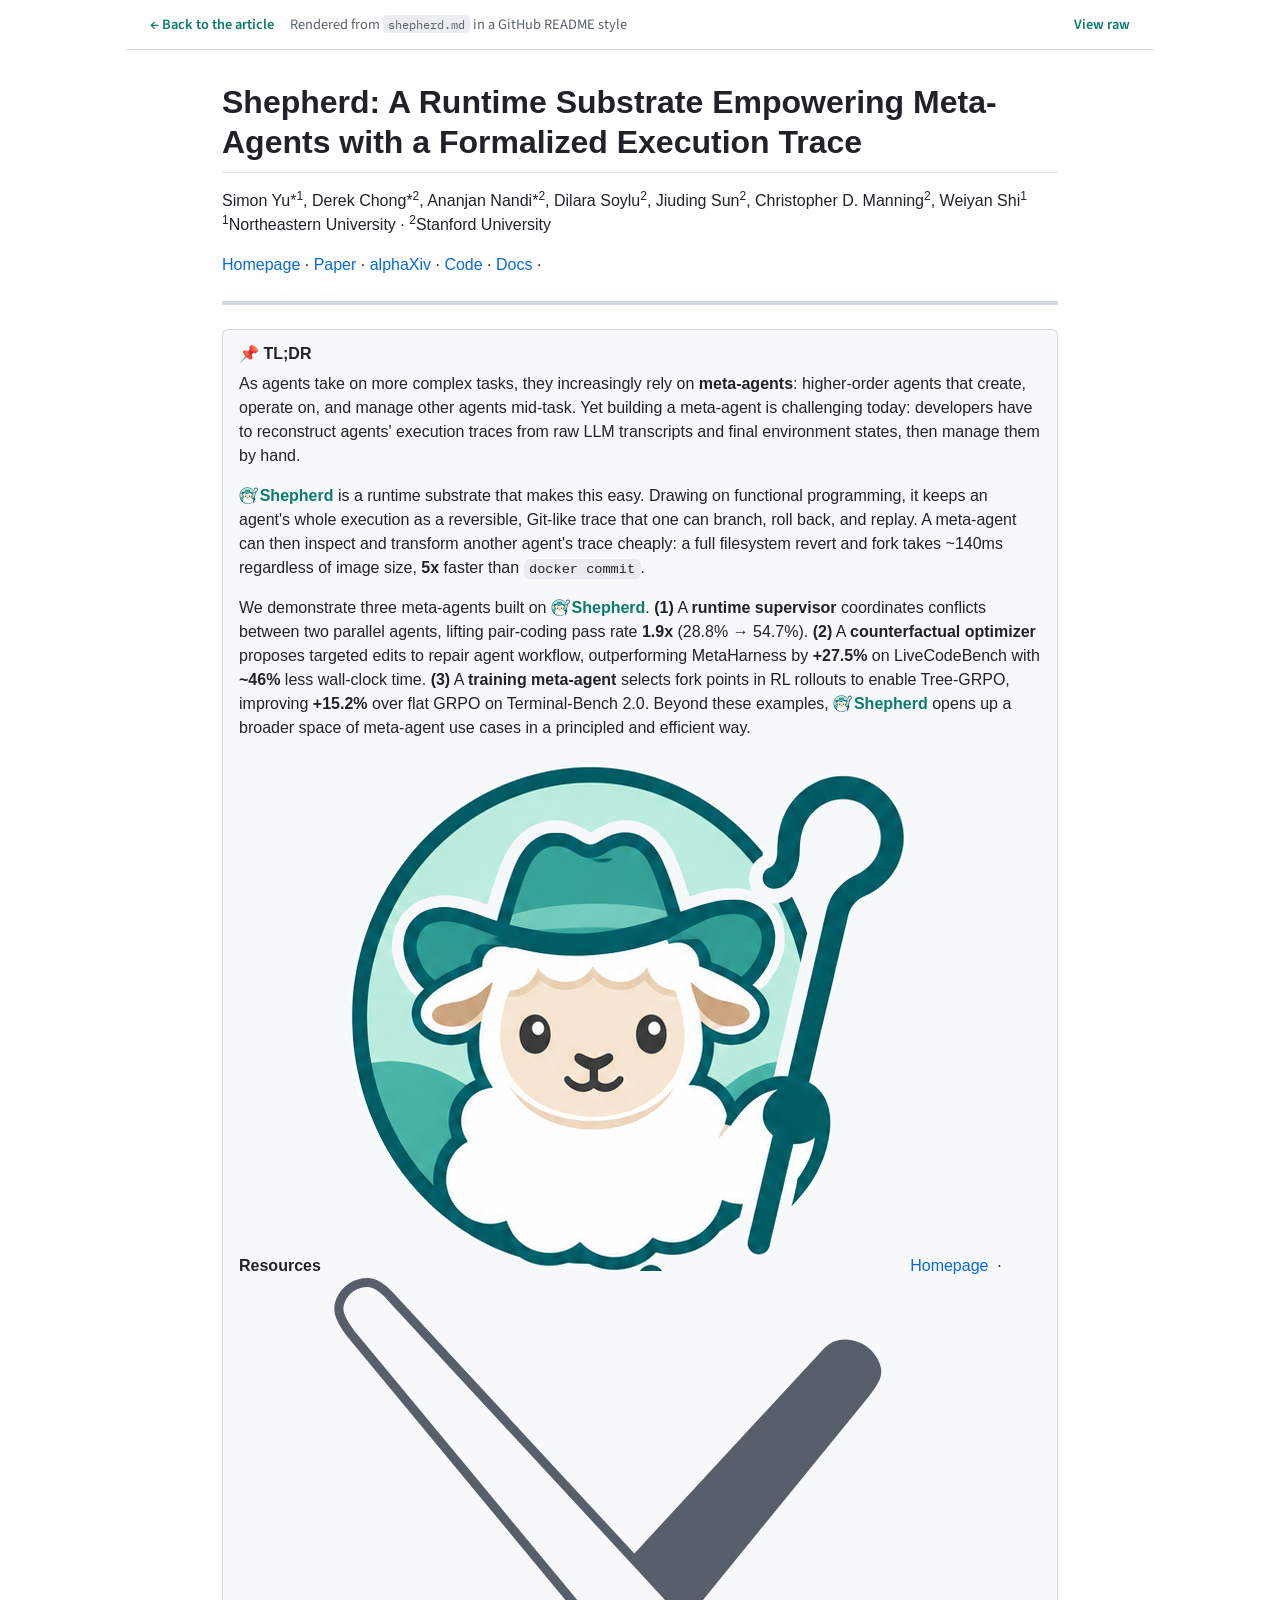
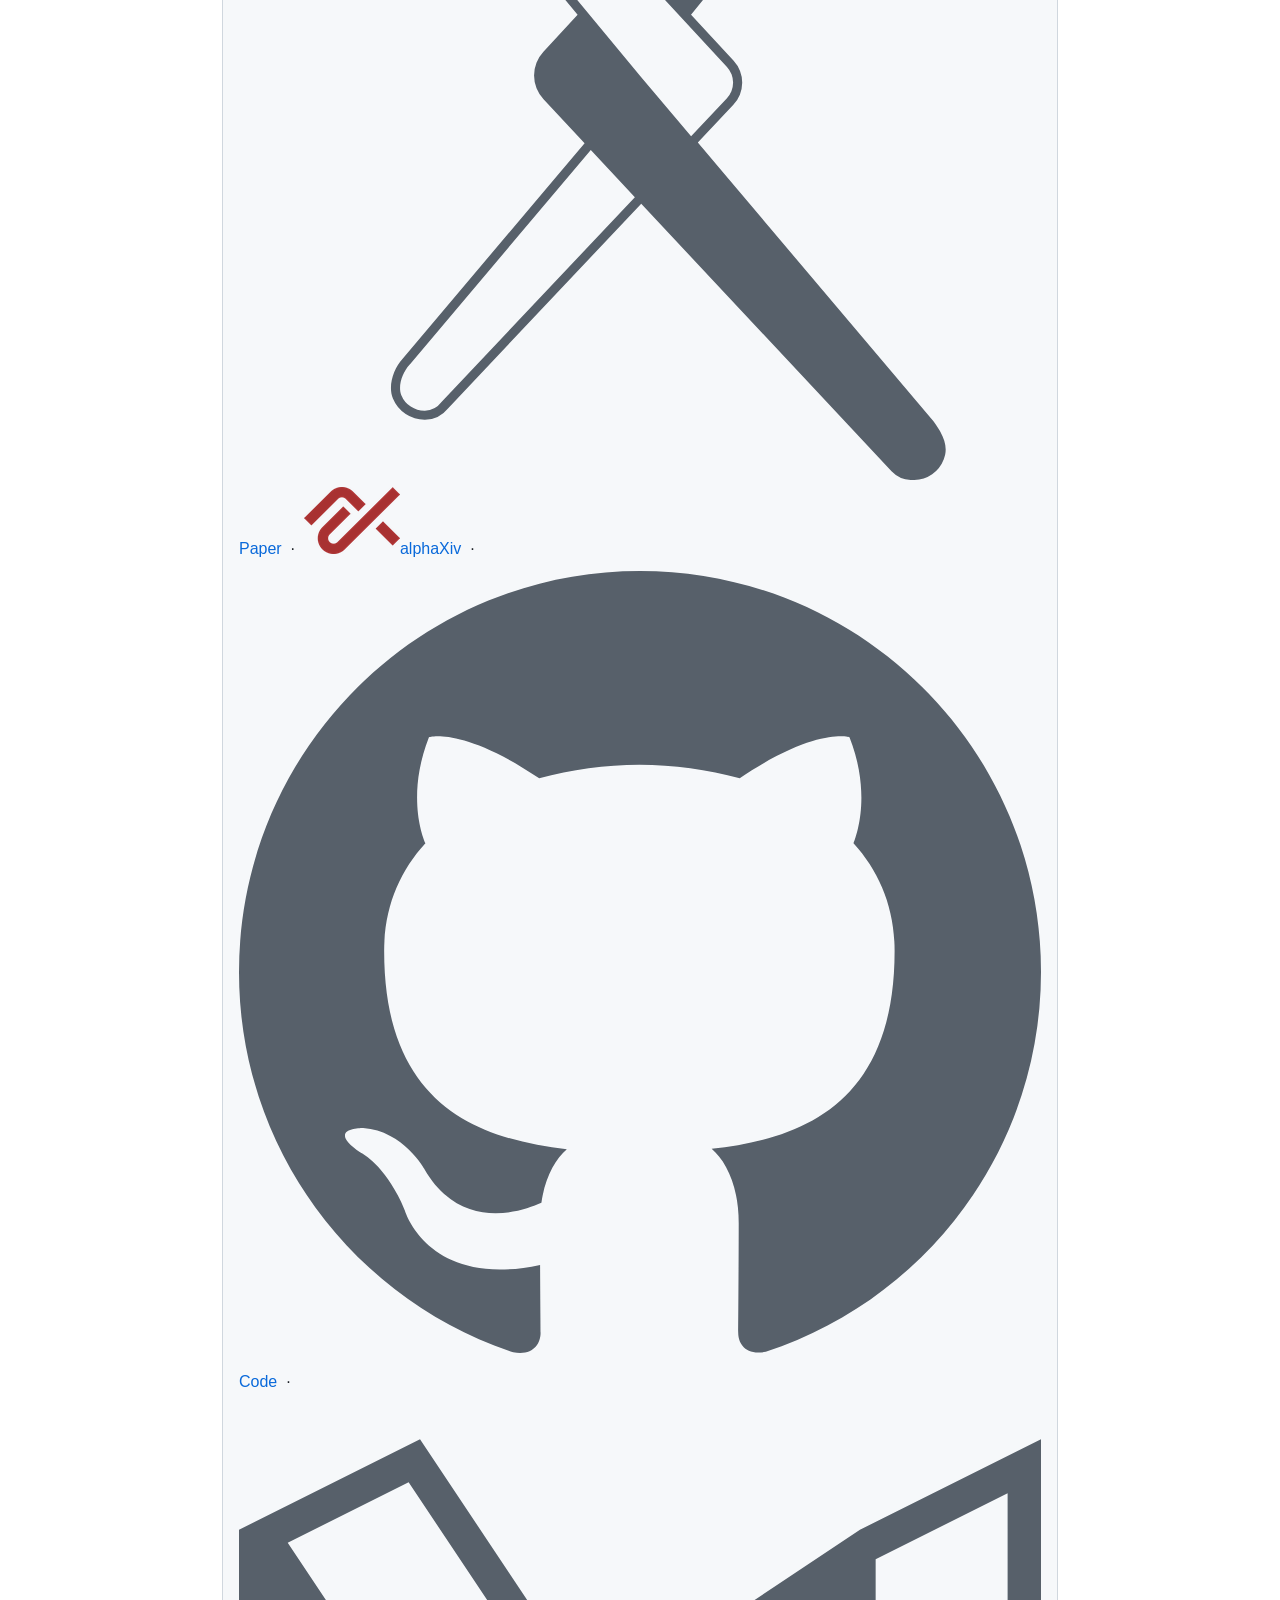
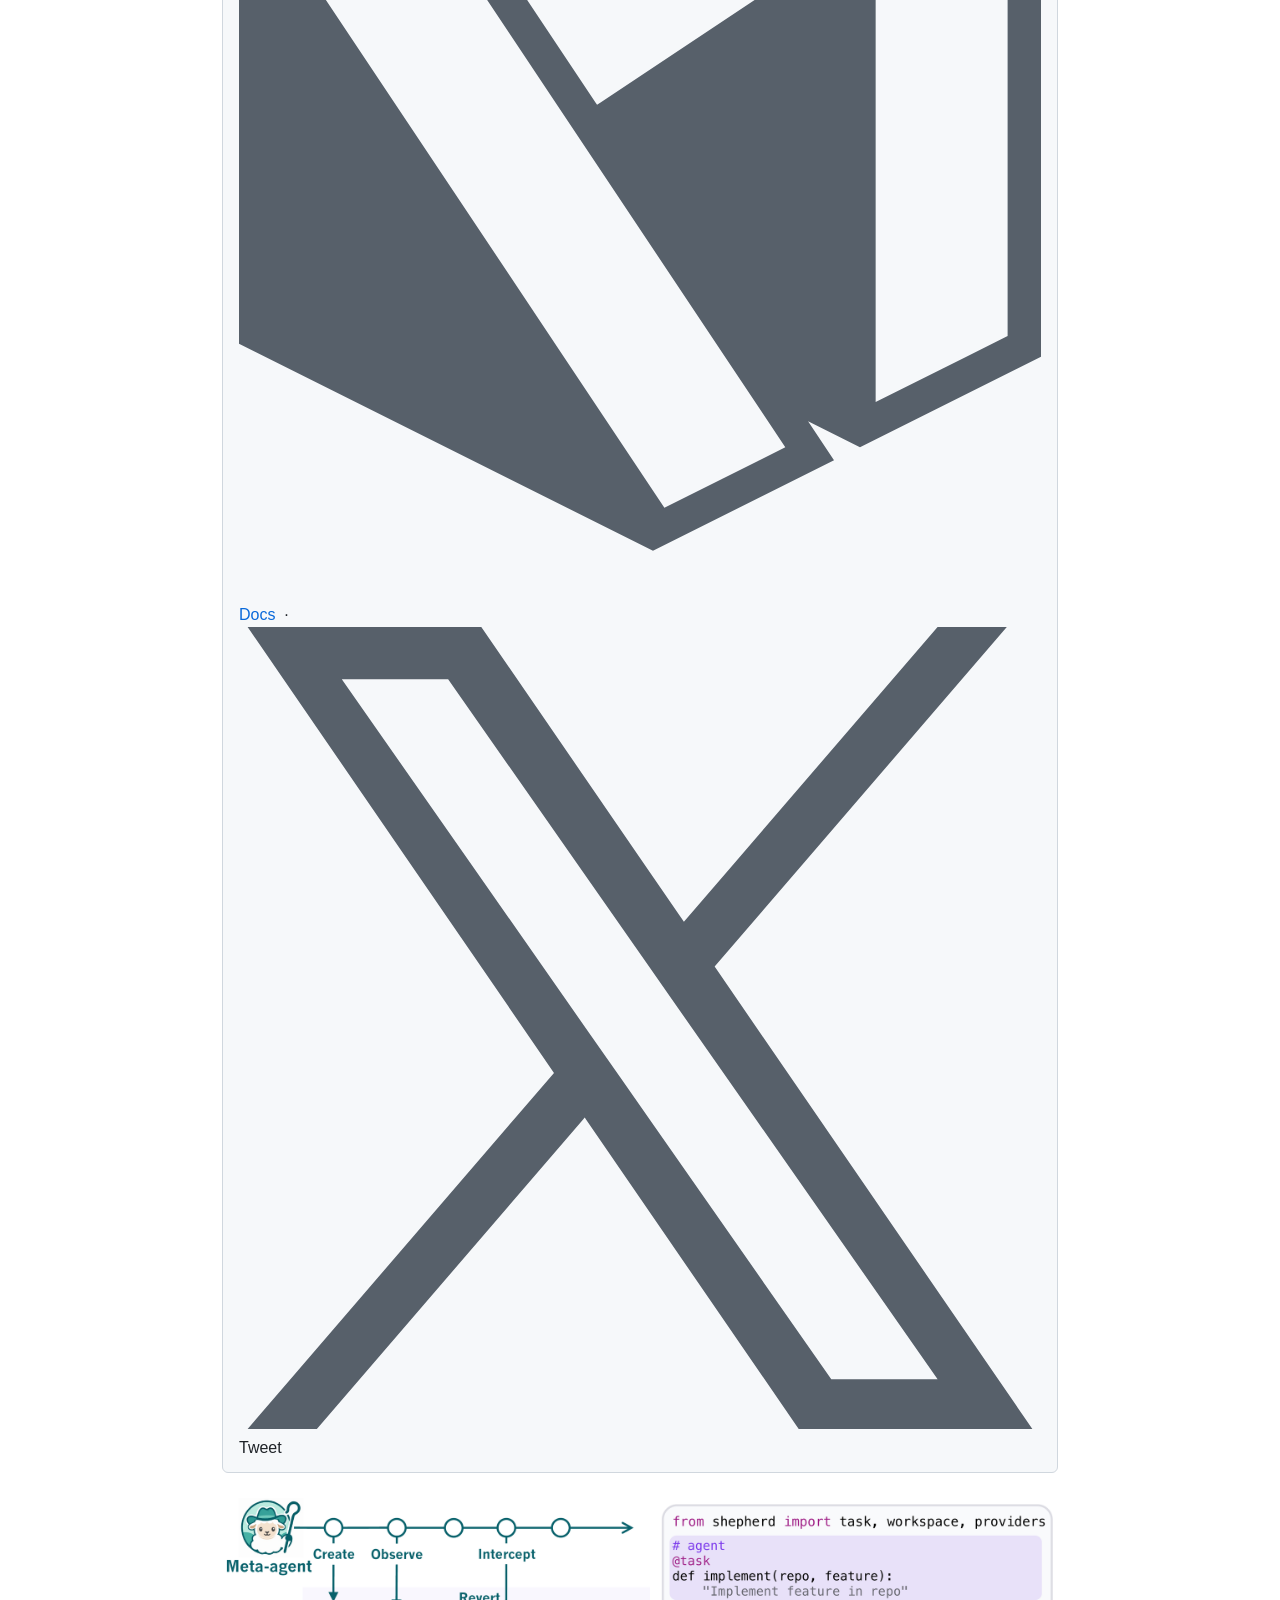
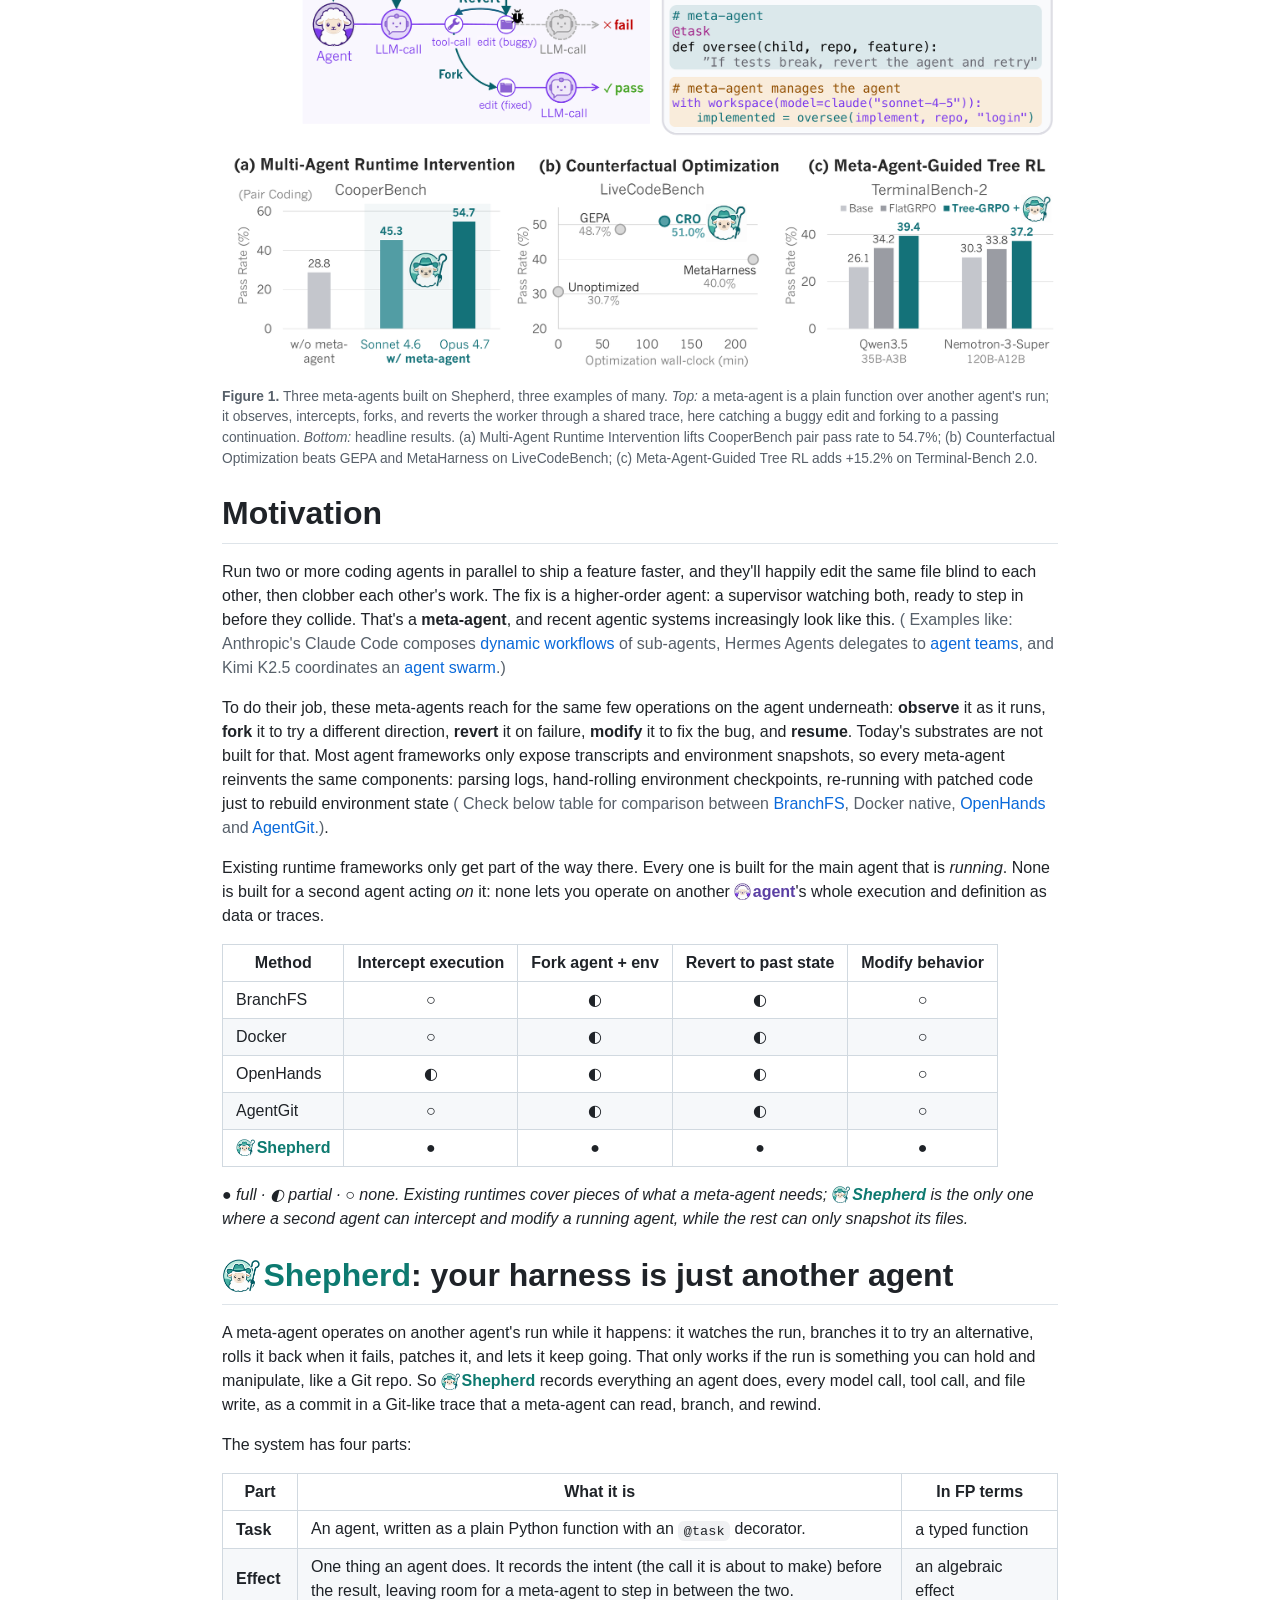
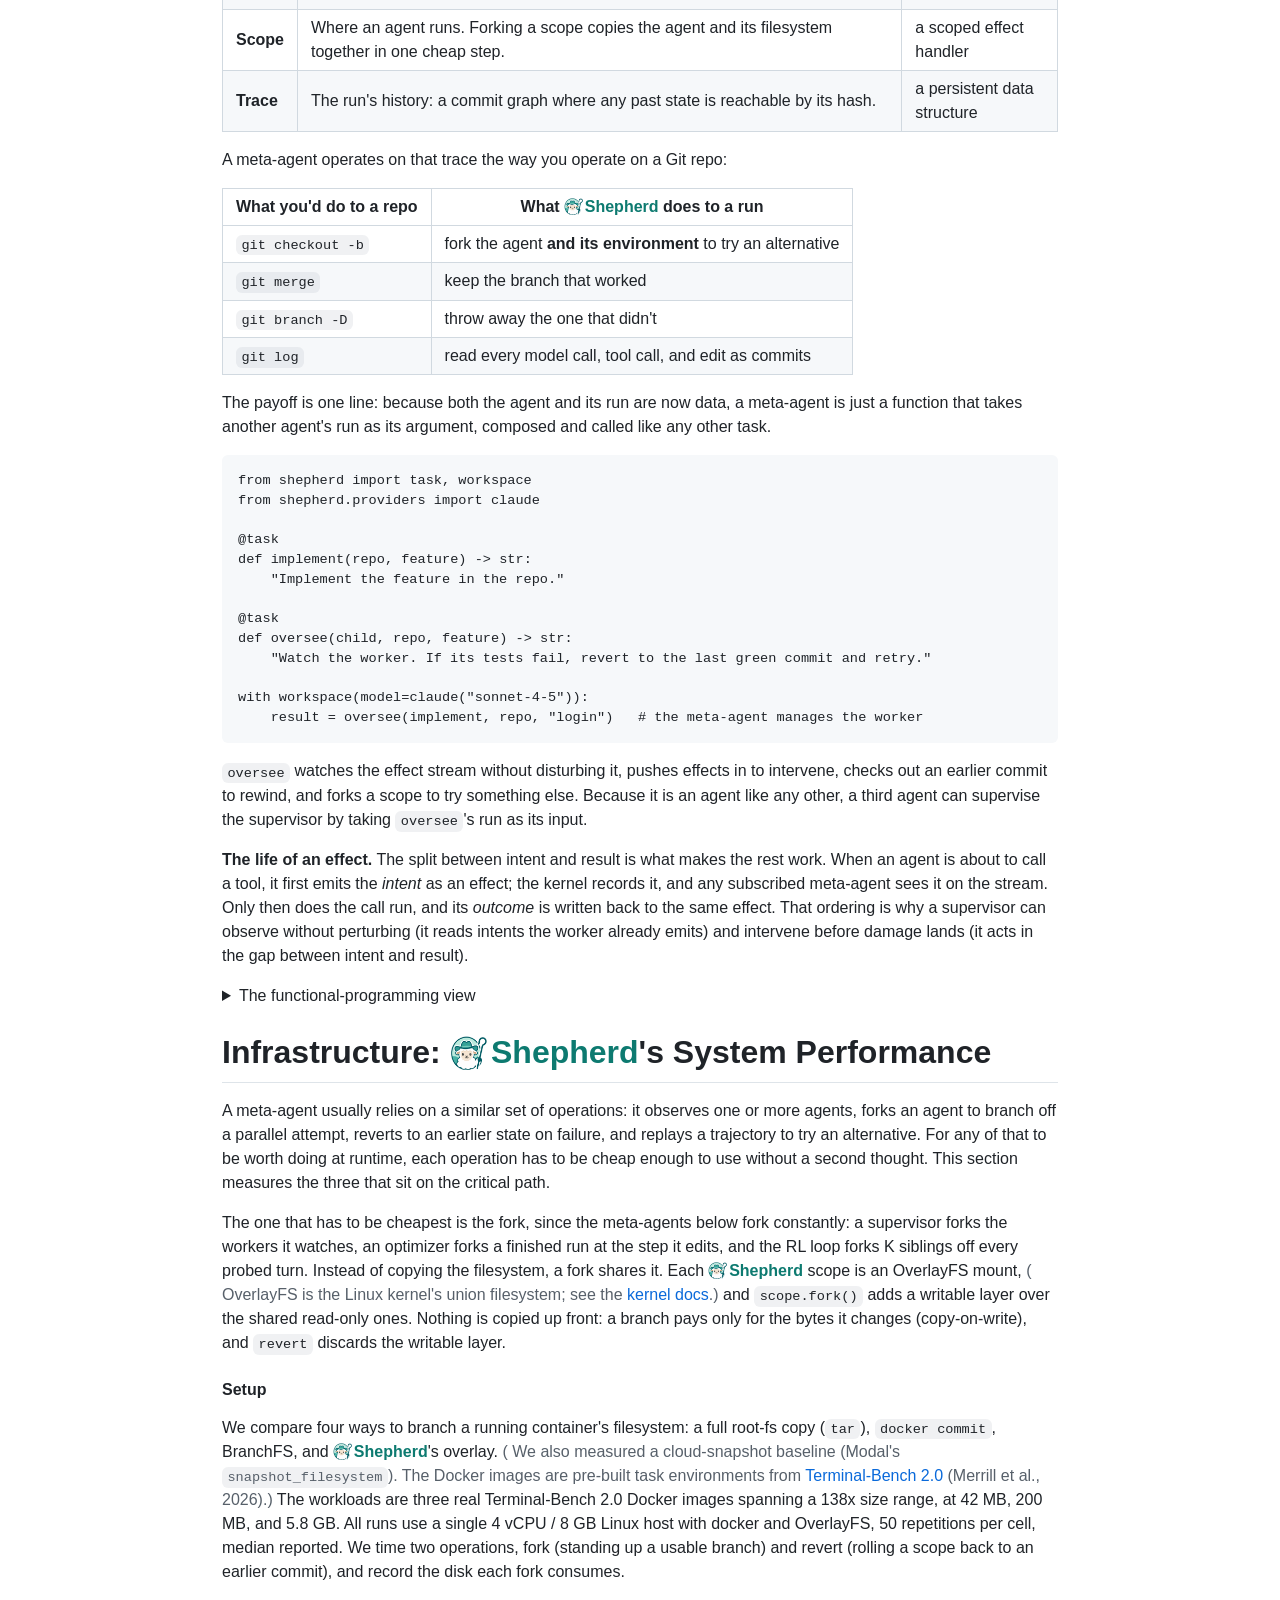
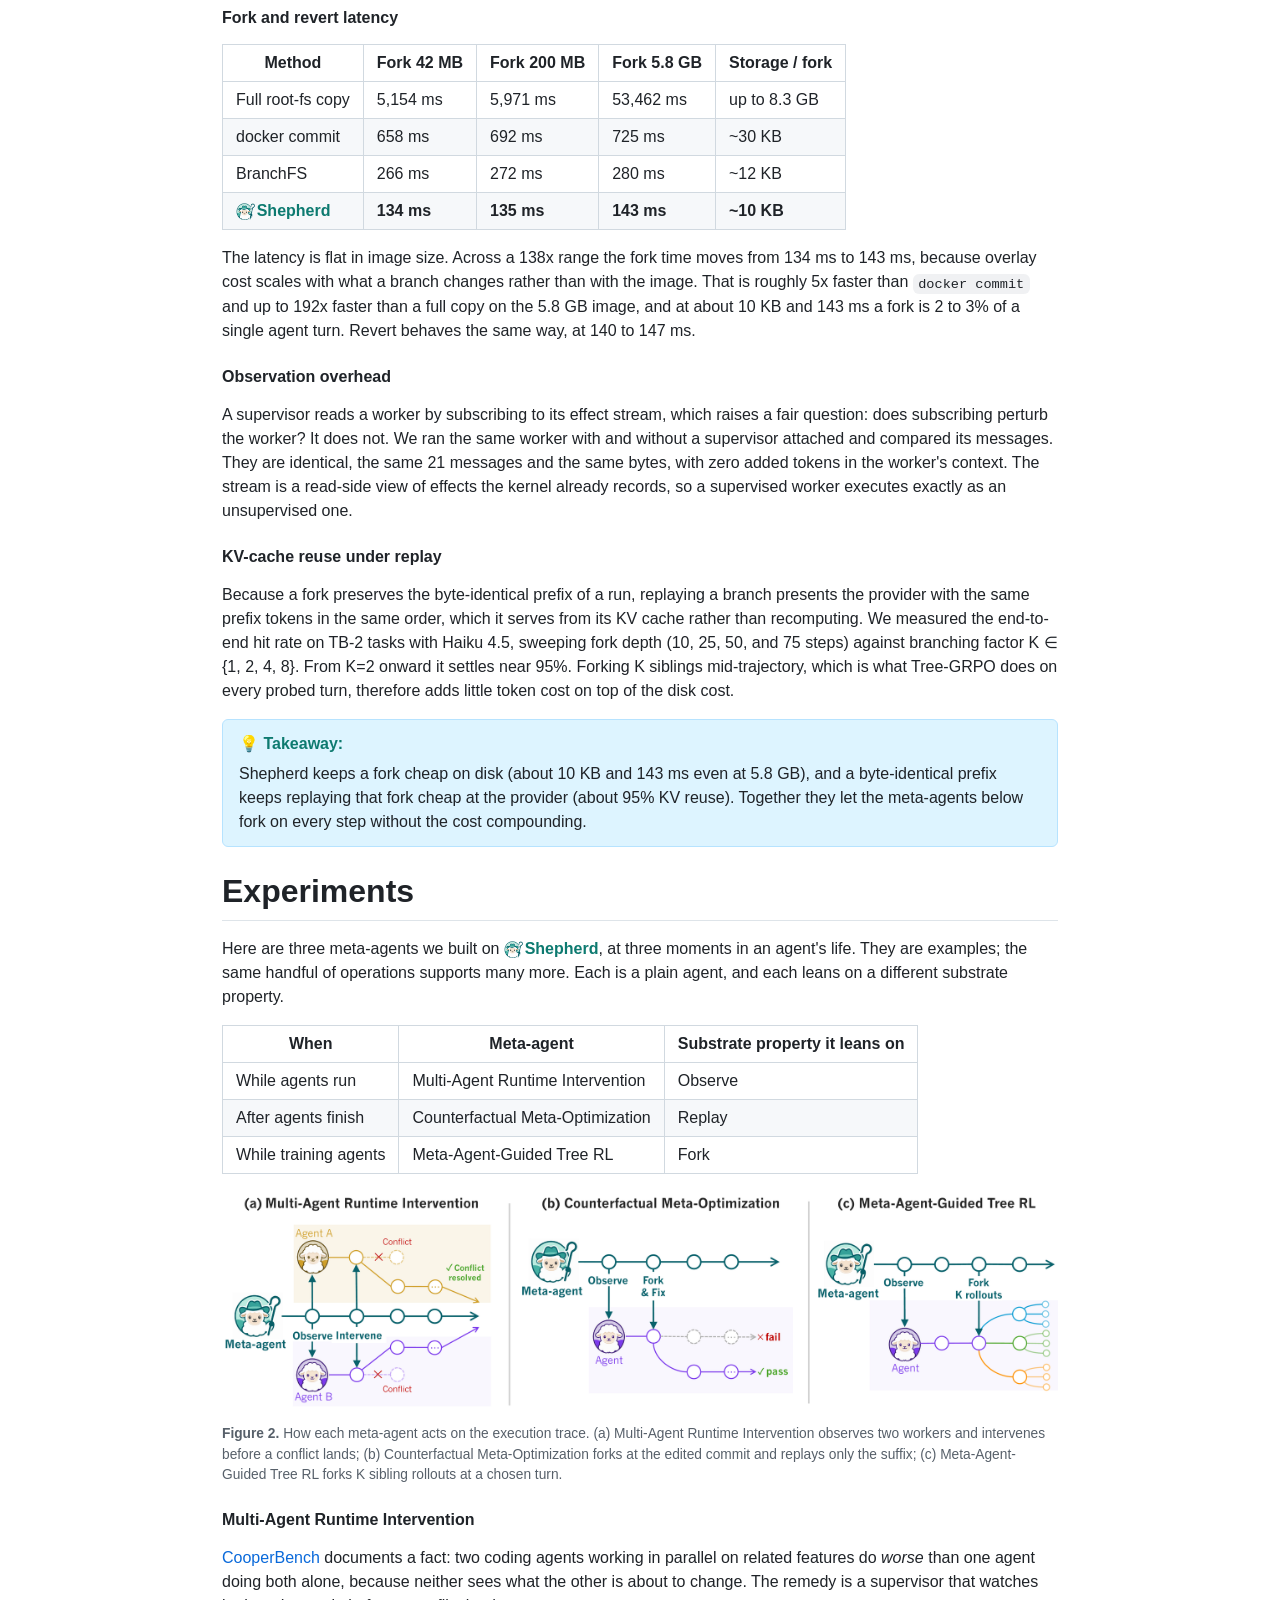
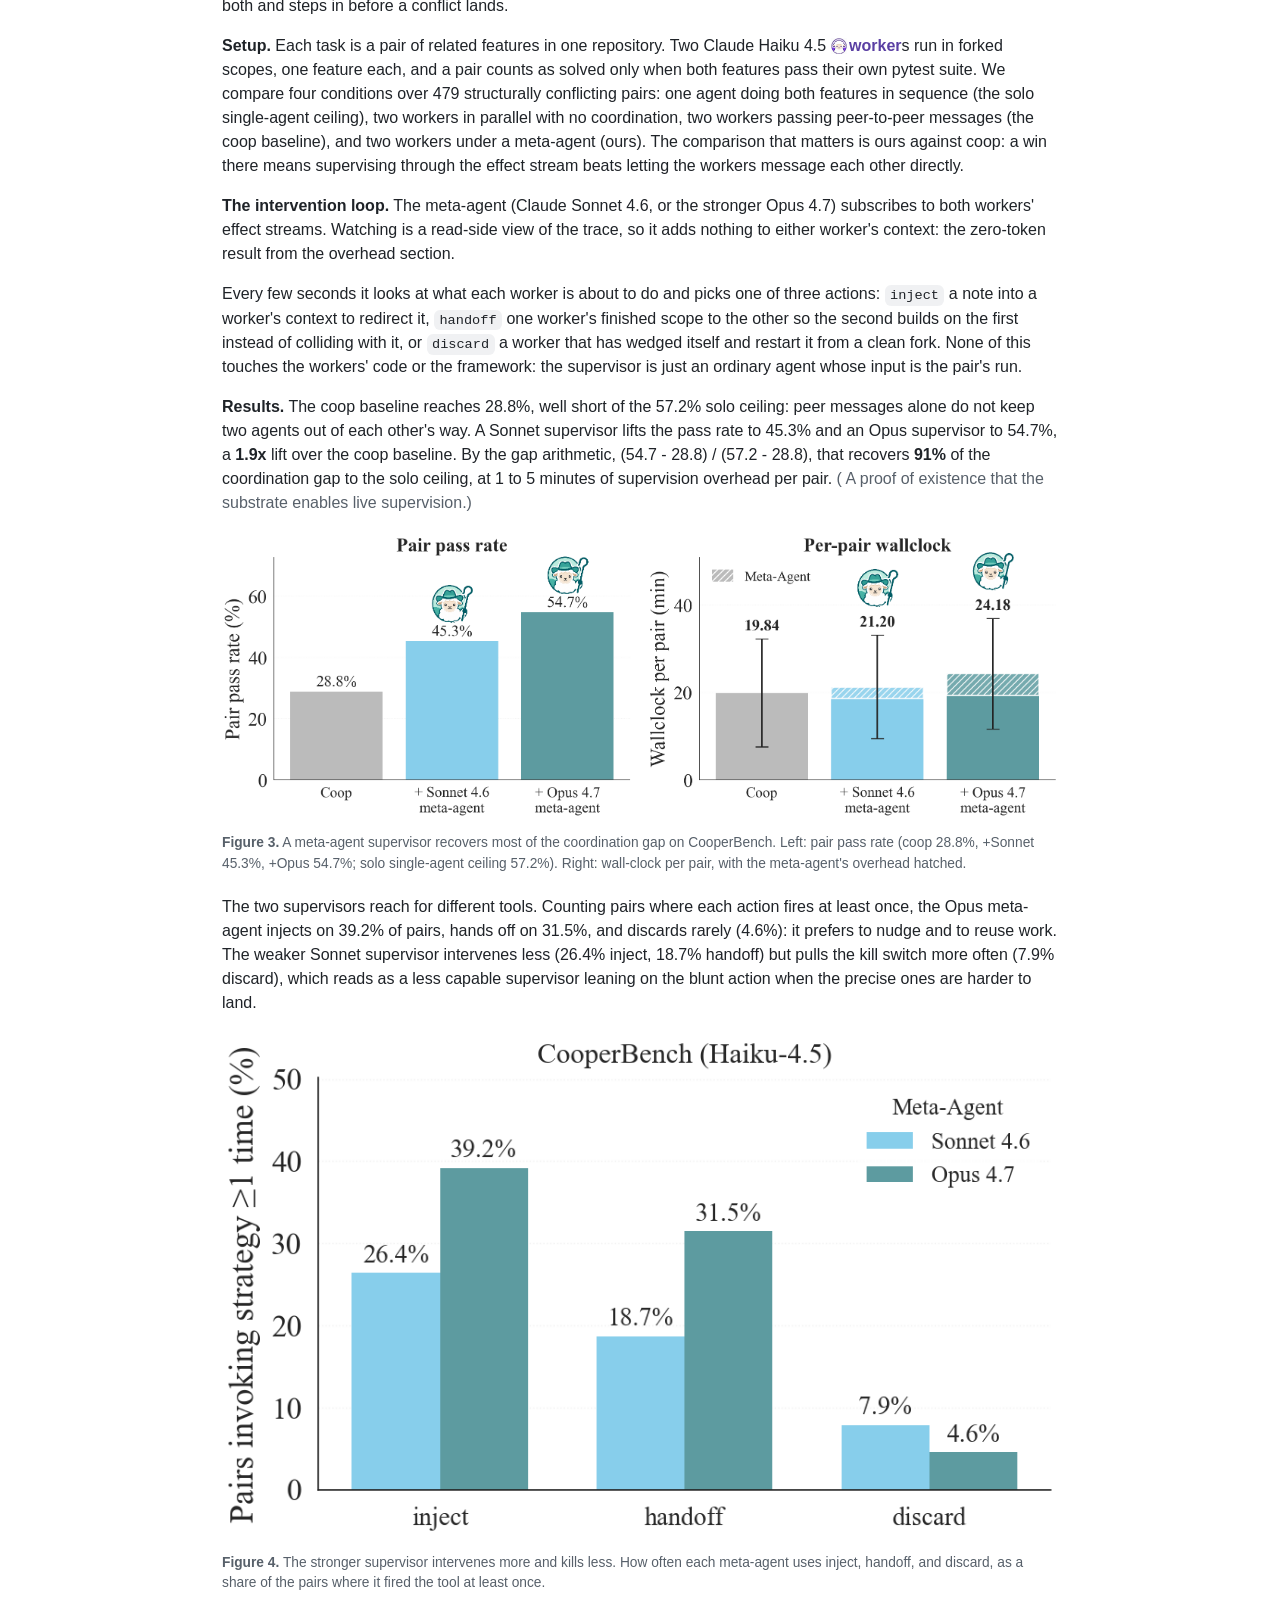
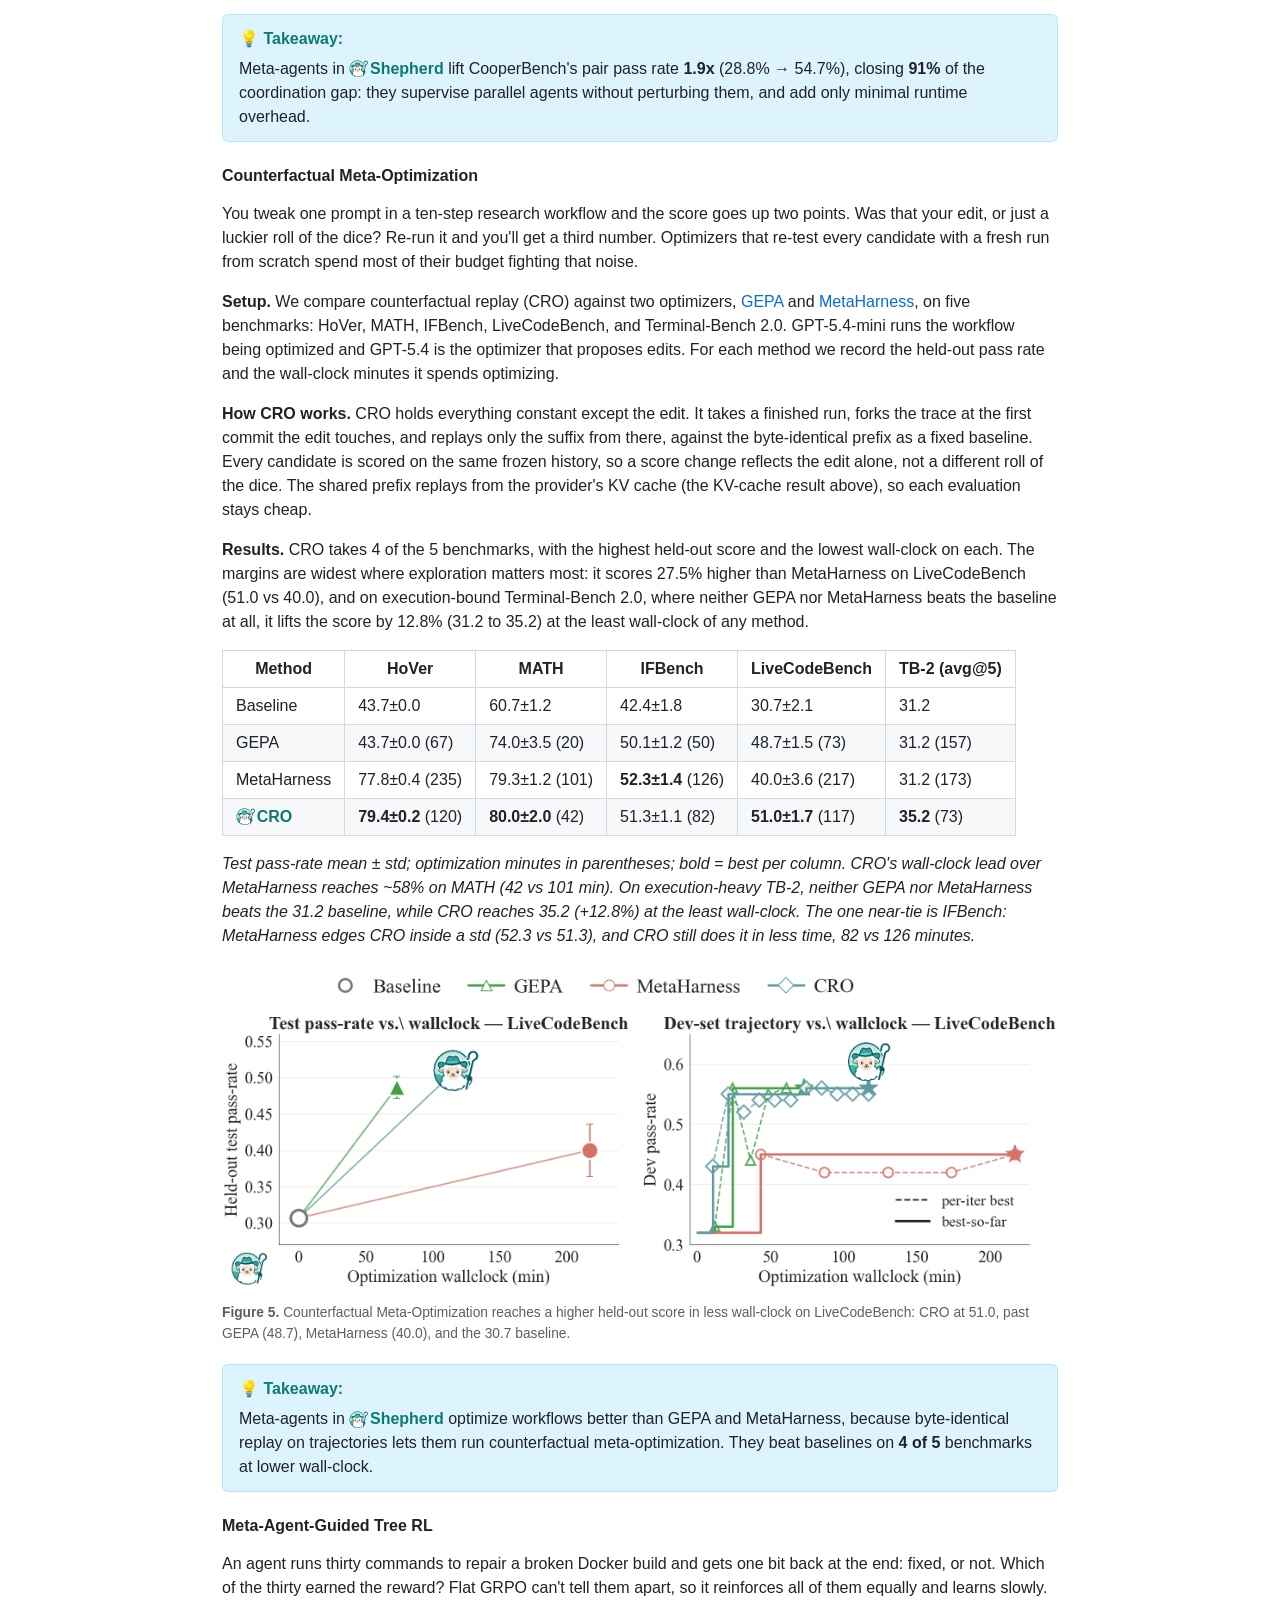
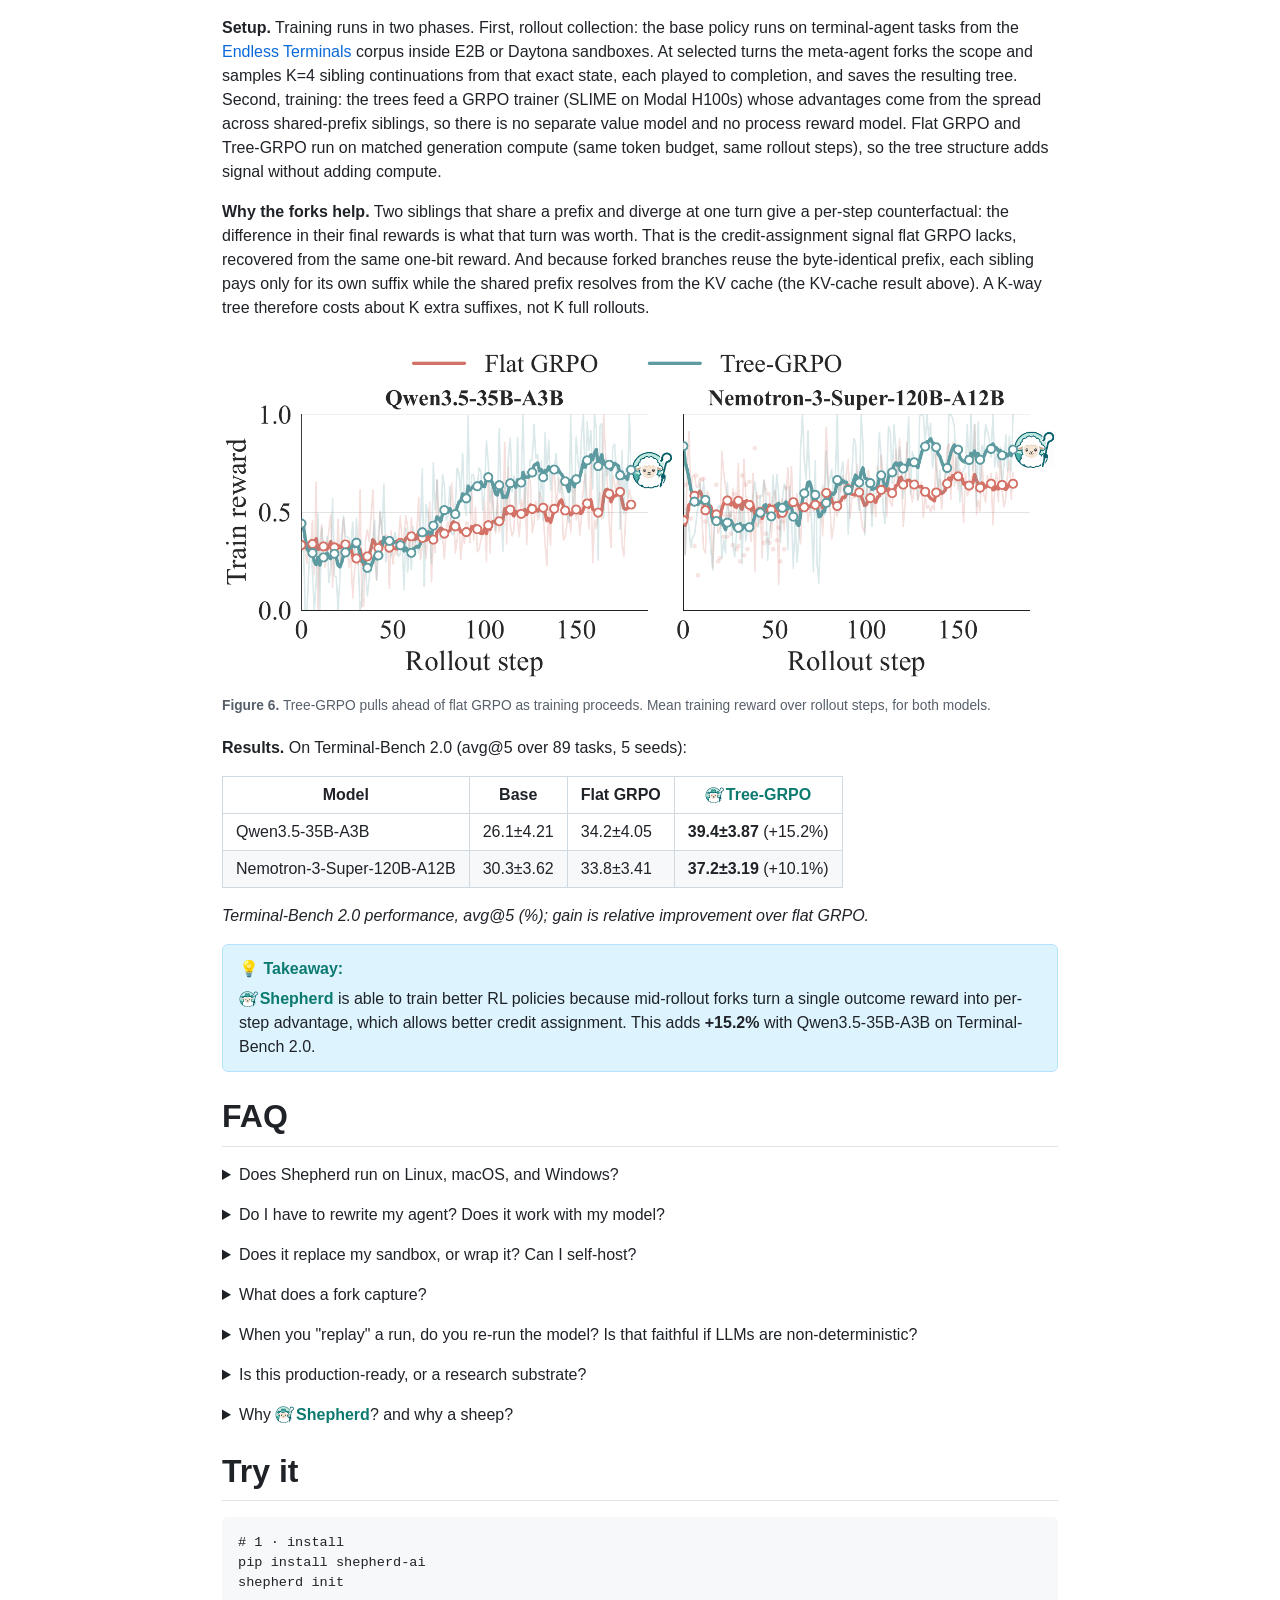
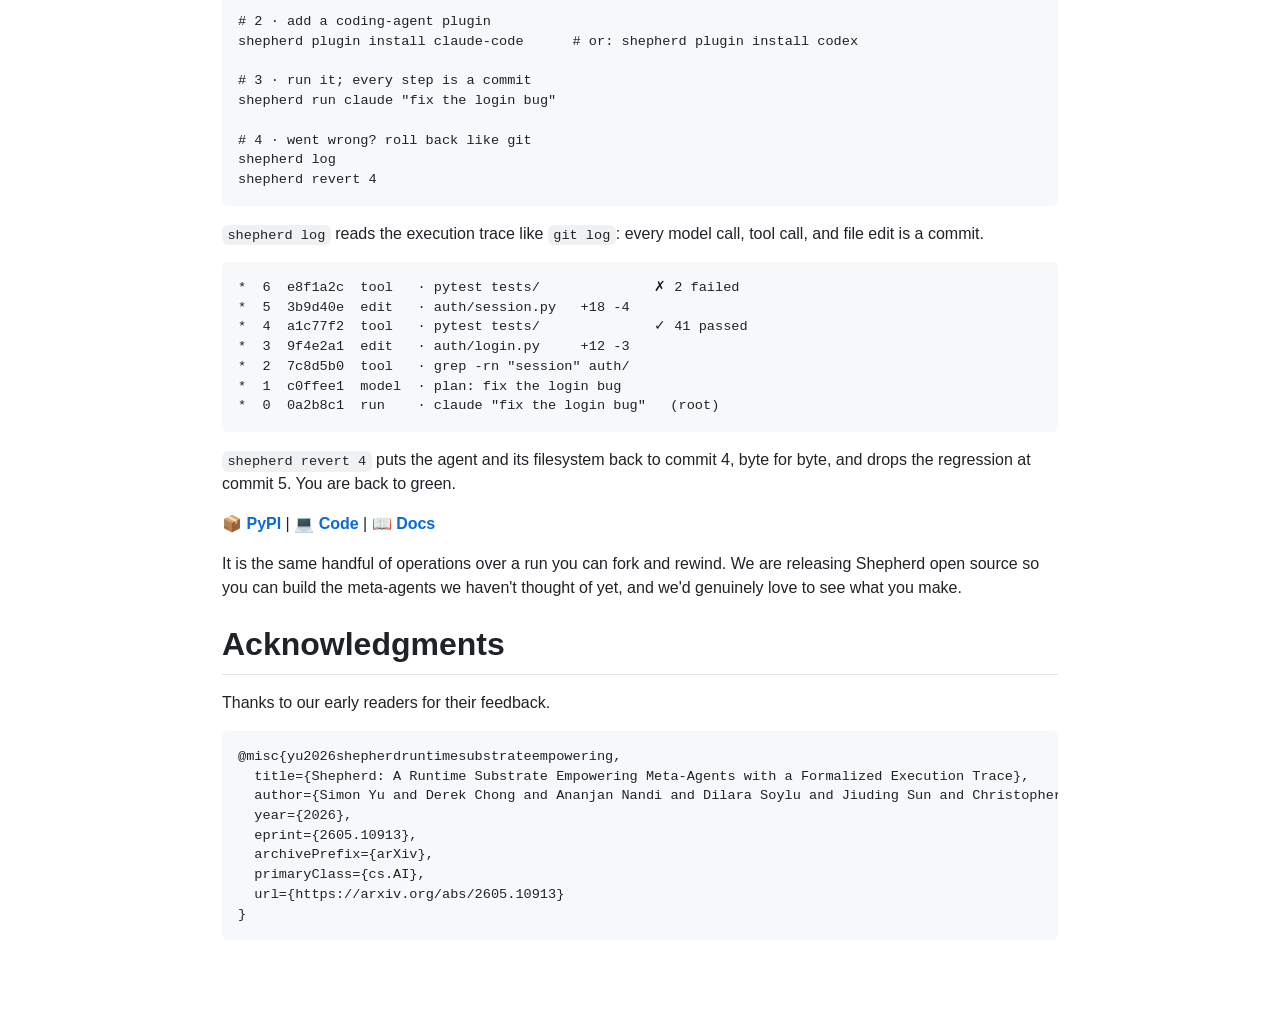
<file: blog/source/index.html>
<!DOCTYPE html>
<html lang="en">
<head>
<meta charset="utf-8">
<meta name="viewport" content="width=device-width, initial-scale=1">
<title>Shepherd: A Runtime Substrate Empowering Meta-Agents with a Formalized Execution Trace &middot; Markdown source</title>
<meta name="robots" content="noindex">
<link rel="icon" href="../../assets/logo-shepherd.png">
<link rel="preconnect" href="https://fonts.googleapis.com">
<link rel="preconnect" href="https://fonts.gstatic.com" crossorigin>
<link href="https://fonts.googleapis.com/css2?family=IBM+Plex+Mono:wght@400;600&family=Source+Sans+3:ital,wght@0,400;0,600;0,700;1,400&display=swap" rel="stylesheet">
<link rel="stylesheet" href="../github-markdown.css">
<link rel="stylesheet" href="../source.css">
<script defer src="https://static.cloudflareinsights.com/beacon.min.js" data-cf-beacon='{"token": "15241427f3bc4c0e8382f37b46932721"}'></script>
</head>
<body>
<div class="src-bar">
  <a href="../">&larr; Back to the article</a>
  <span class="src-bar__note">Rendered from <code>shepherd.md</code> in a GitHub README style</span>
  <a class="src-bar__raw" href="raw.html">View raw</a>
</div>
<article class="markdown-body">
<h1>Shepherd: A Runtime Substrate Empowering Meta-Agents with a Formalized Execution Trace</h1>
<p>Simon Yu*<sup>1</sup>, Derek Chong*<sup>2</sup>, Ananjan Nandi*<sup>2</sup>, Dilara Soylu<sup>2</sup>, Jiuding Sun<sup>2</sup>, Christopher D. Manning<sup>2</sup>, Weiyan Shi<sup>1</sup><br>
<sup>1</sup>Northeastern University &middot; <sup>2</sup>Stanford University</p>
<p><a href="https://shepherd-agents.ai/">Homepage</a> &middot; <a href="https://arxiv.org/abs/2605.10913">Paper</a> &middot; <a href="https://www.alphaxiv.org/abs/2605.10913">alphaXiv</a> &middot; <a href="https://github.com/dcx/poc-crank-v2">Code</a> &middot; <a href="https://docs.shepherd-agents.ai/">Docs</a> &middot; </p>
<hr>
<aside class="callout callout--tldr">

<p>As agents take on more complex tasks, they increasingly rely on <strong>meta-agents</strong>: higher-order agents that create, operate on, and manage other agents mid-task. Yet building a meta-agent is challenging today: developers have to reconstruct agents' execution traces from raw LLM transcripts and final environment states, then manage them by hand.</p>
<p><span class="brand"><img class="brand__logo" src="../../assets/logo-shepherd.png" alt="">Shepherd</span> is a runtime substrate that makes this easy. Drawing on functional programming, it keeps an agent's whole execution as a reversible, Git-like trace that one can branch, roll back, and replay. A meta-agent can then inspect and transform another agent's trace cheaply: a full filesystem revert and fork takes ~140ms regardless of image size, <strong>5x</strong> faster than <code>docker commit</code>.</p>
<p>We demonstrate three meta-agents built on <span class="brand"><img class="brand__logo" src="../../assets/logo-shepherd.png" alt="">Shepherd</span>. <strong>(1)</strong> A <strong>runtime supervisor</strong> coordinates conflicts between two parallel agents, lifting pair-coding pass rate <strong>1.9x</strong> (28.8% → 54.7%). <strong>(2)</strong> A <strong>counterfactual optimizer</strong> proposes targeted edits to repair agent workflow, outperforming MetaHarness by <strong>+27.5%</strong> on LiveCodeBench with <strong>~46%</strong> less wall-clock time. <strong>(3)</strong> A <strong>training meta-agent</strong> selects fork points in RL rollouts to enable Tree-GRPO, improving <strong>+15.2%</strong> over flat GRPO on Terminal-Bench 2.0. Beyond these examples, <span class="brand"><img class="brand__logo" src="../../assets/logo-shepherd.png" alt="">Shepherd</span> opens up a broader space of meta-agent use cases in a principled and efficient way.</p>
<p><strong>Resources</strong> &nbsp; <img class="rsrc" src="../../assets/logo-shepherd.png" alt=""><a href="https://shepherd-agents.ai/">Homepage</a> &nbsp;·&nbsp; <img class="rsrc" src="../../assets/icon-arxiv.svg" alt=""><a href="https://arxiv.org/abs/2605.10913">Paper</a> &nbsp;·&nbsp; <img class="rsrc" src="../../assets/icon-alphaxiv.png" alt=""><a href="https://www.alphaxiv.org/abs/2605.10913">alphaXiv</a> &nbsp;·&nbsp; <img class="rsrc" src="../../assets/icon-github.svg" alt=""><a href="https://github.com/dcx/poc-crank-v2">Code</a> &nbsp;·&nbsp; <img class="rsrc" src="../../assets/icon-docs.svg" alt=""><a href="https://docs.shepherd-agents.ai/">Docs</a> &nbsp;·&nbsp; <img class="rsrc" src="../../assets/icon-x.svg" alt="">Tweet</p>
</aside>

<figure>
<img src="../../assets/fig-teaser.png" alt="Figure 1. Three meta-agents built on Shepherd, three examples of many. Top: a meta-agent is a plain function over another agent's run; it observes, intercepts, forks, and reverts the worker through a shared trace, here catching a buggy edit and forking to a passing continuation. Bottom: headline results. (a) Multi-Agent Runtime Intervention lifts CooperBench pair pass rate to 54.7%; (b) Counterfactual Optimization beats GEPA and MetaHarness on LiveCodeBench; (c) Meta-Agent-Guided Tree RL adds +15.2% on Terminal-Bench 2.0.">
<figcaption><strong>Figure 1.</strong> Three meta-agents built on Shepherd, three examples of many. <em>Top:</em> a meta-agent is a plain function over another agent's run; it observes, intercepts, forks, and reverts the worker through a shared trace, here catching a buggy edit and forking to a passing continuation. <em>Bottom:</em> headline results. (a) Multi-Agent Runtime Intervention lifts CooperBench pair pass rate to 54.7%; (b) Counterfactual Optimization beats GEPA and MetaHarness on LiveCodeBench; (c) Meta-Agent-Guided Tree RL adds +15.2% on Terminal-Bench 2.0.</figcaption>
</figure>

<h1 id="motivation">Motivation</h1>
<p>Run two or more coding agents in parallel to ship a feature faster, and they'll happily edit the same file blind to each other, then clobber each other's work. The fix is a higher-order agent: a supervisor watching both, ready to step in before they collide. That's a <strong>meta-agent</strong>, and recent agentic systems increasingly look like this.<span class="sn"><input type="checkbox" id="sn1" class="sn-toggle"><label for="sn1" class="sn-ref">1</label><span class="sn-body"><span class="sn-num">1.</span> Examples like: Anthropic's Claude Code composes <a href="https://code.claude.com/docs/en/workflows">dynamic workflows</a> of sub-agents, Hermes Agents delegates to <a href="https://hermes-agent.nousresearch.com/docs/user-guide/features/delegation">agent teams</a>, and Kimi K2.5 coordinates an <a href="https://arxiv.org/abs/2602.02276">agent swarm</a>.</span></span></p>
<p>To do their job, these meta-agents reach for the same few operations on the agent underneath: <strong>observe</strong> it as it runs, <strong>fork</strong> it to try a different direction, <strong>revert</strong> it on failure, <strong>modify</strong> it to fix the bug, and <strong>resume</strong>. Today's substrates are not built for that. Most agent frameworks only expose transcripts and environment snapshots, so every meta-agent reinvents the same components: parsing logs, hand-rolling environment checkpoints, re-running with patched code just to rebuild environment state<span class="sn"><input type="checkbox" id="sn2" class="sn-toggle"><label for="sn2" class="sn-ref">2</label><span class="sn-body"><span class="sn-num">2.</span> Check below table for comparison between <a href="https://arxiv.org/abs/2602.08199">BranchFS</a>, Docker native, <a href="https://arxiv.org/abs/2511.03690">OpenHands</a> and <a href="https://arxiv.org/abs/2511.00628">AgentGit</a>.</span></span>.</p>
<p>Existing runtime frameworks only get part of the way there. Every one is built for the main agent that is <em>running</em>. None is built for a second agent acting <em>on</em> it: none lets you operate on another <span class="brand brand--worker"><img class="brand__logo" src="../../assets/logo-agent.png" alt="">agent</span>'s whole execution and definition as data or traces.</p>
<table>
<thead>
<tr>
<th>Method</th>
<th style="text-align: center;">Intercept execution</th>
<th style="text-align: center;">Fork agent + env</th>
<th style="text-align: center;">Revert to past state</th>
<th style="text-align: center;">Modify behavior</th>
</tr>
</thead>
<tbody>
<tr>
<td>BranchFS</td>
<td style="text-align: center;">○</td>
<td style="text-align: center;">◐</td>
<td style="text-align: center;">◐</td>
<td style="text-align: center;">○</td>
</tr>
<tr>
<td>Docker</td>
<td style="text-align: center;">○</td>
<td style="text-align: center;">◐</td>
<td style="text-align: center;">◐</td>
<td style="text-align: center;">○</td>
</tr>
<tr>
<td>OpenHands</td>
<td style="text-align: center;">◐</td>
<td style="text-align: center;">◐</td>
<td style="text-align: center;">◐</td>
<td style="text-align: center;">○</td>
</tr>
<tr>
<td>AgentGit</td>
<td style="text-align: center;">○</td>
<td style="text-align: center;">◐</td>
<td style="text-align: center;">◐</td>
<td style="text-align: center;">○</td>
</tr>
<tr>
<td><span class="brand"><img class="brand__logo" src="../../assets/logo-shepherd.png" alt="">Shepherd</span></td>
<td style="text-align: center;">●</td>
<td style="text-align: center;">●</td>
<td style="text-align: center;">●</td>
<td style="text-align: center;">●</td>
</tr>
</tbody>
</table>
<p><em>● full · ◐ partial · ○ none. Existing runtimes cover pieces of what a meta-agent needs; <span class="brand"><img class="brand__logo" src="../../assets/logo-shepherd.png" alt="">Shepherd</span> is the only one where a second agent can intercept and modify a running agent, while the rest can only snapshot its files.</em></p>
<h1 id="shepherd-your-harness-is-just-another-agent"><span class="brand"><img class="brand__logo" src="../../assets/logo-shepherd.png" alt="">Shepherd</span>: your harness is just another agent</h1>
<p>A meta-agent operates on another agent's run while it happens: it watches the run, branches it to try an alternative, rolls it back when it fails, patches it, and lets it keep going. That only works if the run is something you can hold and manipulate, like a Git repo. So <span class="brand"><img class="brand__logo" src="../../assets/logo-shepherd.png" alt="">Shepherd</span> records everything an agent does, every model call, tool call, and file write, as a commit in a Git-like trace that a meta-agent can read, branch, and rewind.</p>
<p>The system has four parts:</p>
<table>
<thead>
<tr>
<th>Part</th>
<th>What it is</th>
<th>In FP terms</th>
</tr>
</thead>
<tbody>
<tr>
<td><strong>Task</strong></td>
<td>An agent, written as a plain Python function with an <code>@task</code> decorator.</td>
<td>a typed function</td>
</tr>
<tr>
<td><strong>Effect</strong></td>
<td>One thing an agent does. It records the intent (the call it is about to make) before the result, leaving room for a meta-agent to step in between the two.</td>
<td>an algebraic effect</td>
</tr>
<tr>
<td><strong>Scope</strong></td>
<td>Where an agent runs. Forking a scope copies the agent and its filesystem together in one cheap step.</td>
<td>a scoped effect handler</td>
</tr>
<tr>
<td><strong>Trace</strong></td>
<td>The run's history: a commit graph where any past state is reachable by its hash.</td>
<td>a persistent data structure</td>
</tr>
</tbody>
</table>
<p>A meta-agent operates on that trace the way you operate on a Git repo:</p>
<table>
<thead>
<tr>
<th>What you'd do to a repo</th>
<th>What <span class="brand"><img class="brand__logo" src="../../assets/logo-shepherd.png" alt="">Shepherd</span> does to a run</th>
</tr>
</thead>
<tbody>
<tr>
<td><code>git checkout -b</code></td>
<td>fork the agent <strong>and its environment</strong> to try an alternative</td>
</tr>
<tr>
<td><code>git merge</code></td>
<td>keep the branch that worked</td>
</tr>
<tr>
<td><code>git branch -D</code></td>
<td>throw away the one that didn't</td>
</tr>
<tr>
<td><code>git log</code></td>
<td>read every model call, tool call, and edit as commits</td>
</tr>
</tbody>
</table>
<p>The payoff is one line: because both the agent and its run are now data, a meta-agent is just a function that takes another agent's run as its argument, composed and called like any other task.</p>
<div class="hl"><pre><span></span><code><span class="kn">from</span><span class="w"> </span><span class="nn">shepherd</span><span class="w"> </span><span class="kn">import</span> <span class="n">task</span><span class="p">,</span> <span class="n">workspace</span>
<span class="kn">from</span><span class="w"> </span><span class="nn">shepherd.providers</span><span class="w"> </span><span class="kn">import</span> <span class="n">claude</span>

<span class="nd">@task</span>
<span class="k">def</span><span class="w"> </span><span class="nf">implement</span><span class="p">(</span><span class="n">repo</span><span class="p">,</span> <span class="n">feature</span><span class="p">)</span> <span class="o">-&gt;</span> <span class="nb">str</span><span class="p">:</span>
    <span class="s2">&quot;Implement the feature in the repo.&quot;</span>

<span class="nd">@task</span>
<span class="k">def</span><span class="w"> </span><span class="nf">oversee</span><span class="p">(</span><span class="n">child</span><span class="p">,</span> <span class="n">repo</span><span class="p">,</span> <span class="n">feature</span><span class="p">)</span> <span class="o">-&gt;</span> <span class="nb">str</span><span class="p">:</span>
    <span class="s2">&quot;Watch the worker. If its tests fail, revert to the last green commit and retry.&quot;</span>

<span class="k">with</span> <span class="n">workspace</span><span class="p">(</span><span class="n">model</span><span class="o">=</span><span class="n">claude</span><span class="p">(</span><span class="s2">&quot;sonnet-4-5&quot;</span><span class="p">)):</span>
    <span class="n">result</span> <span class="o">=</span> <span class="n">oversee</span><span class="p">(</span><span class="n">implement</span><span class="p">,</span> <span class="n">repo</span><span class="p">,</span> <span class="s2">&quot;login&quot;</span><span class="p">)</span>   <span class="c1"># the meta-agent manages the worker</span>
</code></pre></div>

<p><code>oversee</code> watches the effect stream without disturbing it, pushes effects in to intervene, checks out an earlier commit to rewind, and forks a scope to try something else. Because it is an agent like any other, a third agent can supervise the supervisor by taking <code>oversee</code>'s run as its input.</p>
<p><strong>The life of an effect.</strong> The split between intent and result is what makes the rest work. When an agent is about to call a tool, it first emits the <em>intent</em> as an effect; the kernel records it, and any subscribed meta-agent sees it on the stream. Only then does the call run, and its <em>outcome</em> is written back to the same effect. That ordering is why a supervisor can observe without perturbing (it reads intents the worker already emits) and intervene before damage lands (it acts in the gap between intent and result).</p>
<details>
<summary>The functional-programming view</summary>
<p>The mapping in the table above is exact, and the properties a meta-agent relies on fall straight out of it. Algebraic effects are why observation never perturbs the worker and interception is possible at all: the intent exists as a value on the stream before the action runs. Scoped handlers are why a fork is a clean, nestable branch that merges back or is discarded as a unit. A persistent, content-addressed trace is why any past state replays byte for byte instead of being rebuilt from a log.</p>
<p>The deterministic core of this calculus is mechanized in Lean, which lets us state the replay and revert guarantees precisely instead of by convention.</p>
</details>
<h1 id="infrastructure-shepherds-system-performance">Infrastructure: <span class="brand"><img class="brand__logo" src="../../assets/logo-shepherd.png" alt="">Shepherd</span>'s System Performance</h1>
<p>A meta-agent usually relies on a similar set of operations: it observes one or more agents, forks an agent to branch off a parallel attempt, reverts to an earlier state on failure, and replays a trajectory to try an alternative. For any of that to be worth doing at runtime, each operation has to be cheap enough to use without a second thought. This section measures the three that sit on the critical path.</p>
<p>The one that has to be cheapest is the fork, since the meta-agents below fork constantly: a supervisor forks the workers it watches, an optimizer forks a finished run at the step it edits, and the RL loop forks K siblings off every probed turn. Instead of copying the filesystem, a fork shares it. Each <span class="brand"><img class="brand__logo" src="../../assets/logo-shepherd.png" alt="">Shepherd</span> scope is an OverlayFS mount,<span class="sn"><input type="checkbox" id="sn3" class="sn-toggle"><label for="sn3" class="sn-ref">3</label><span class="sn-body"><span class="sn-num">3.</span> OverlayFS is the Linux kernel's union filesystem; see the <a href="https://docs.kernel.org/filesystems/overlayfs.html">kernel docs</a>.</span></span> and <code>scope.fork()</code> adds a writable layer over the shared read-only ones. Nothing is copied up front: a branch pays only for the bytes it changes (copy-on-write), and <code>revert</code> discards the writable layer.</p>
<h4 id="setup">Setup</h4>
<p>We compare four ways to branch a running container's filesystem: a full root-fs copy (<code>tar</code>), <code>docker commit</code>, BranchFS, and <span class="brand"><img class="brand__logo" src="../../assets/logo-shepherd.png" alt="">Shepherd</span>'s overlay.<span class="sn"><input type="checkbox" id="sn4" class="sn-toggle"><label for="sn4" class="sn-ref">4</label><span class="sn-body"><span class="sn-num">4.</span> We also measured a cloud-snapshot baseline (Modal's <code>snapshot_filesystem</code>). The Docker images are pre-built task environments from <a href="https://arxiv.org/abs/2601.11868">Terminal-Bench 2.0</a> (Merrill et al., 2026).</span></span> The workloads are three real Terminal-Bench 2.0 Docker images spanning a 138x size range, at 42 MB, 200 MB, and 5.8 GB. All runs use a single 4 vCPU / 8 GB Linux host with docker and OverlayFS, 50 repetitions per cell, median reported. We time two operations, fork (standing up a usable branch) and revert (rolling a scope back to an earlier commit), and record the disk each fork consumes.</p>
<h4 id="fork-and-revert-latency">Fork and revert latency</h4>
<table>
<thead>
<tr>
<th>Method</th>
<th>Fork 42 MB</th>
<th>Fork 200 MB</th>
<th>Fork 5.8 GB</th>
<th>Storage / fork</th>
</tr>
</thead>
<tbody>
<tr>
<td>Full root-fs copy</td>
<td>5,154 ms</td>
<td>5,971 ms</td>
<td>53,462 ms</td>
<td>up to 8.3 GB</td>
</tr>
<tr>
<td>docker commit</td>
<td>658 ms</td>
<td>692 ms</td>
<td>725 ms</td>
<td>~30 KB</td>
</tr>
<tr>
<td>BranchFS</td>
<td>266 ms</td>
<td>272 ms</td>
<td>280 ms</td>
<td>~12 KB</td>
</tr>
<tr>
<td><span class="brand"><img class="brand__logo" src="../../assets/logo-shepherd.png" alt="">Shepherd</span></td>
<td><strong>134 ms</strong></td>
<td><strong>135 ms</strong></td>
<td><strong>143 ms</strong></td>
<td><strong>~10 KB</strong></td>
</tr>
</tbody>
</table>
<p>The latency is flat in image size. Across a 138x range the fork time moves from 134 ms to 143 ms, because overlay cost scales with what a branch changes rather than with the image. That is roughly 5x faster than <code>docker commit</code> and up to 192x faster than a full copy on the 5.8 GB image, and at about 10 KB and 143 ms a fork is 2 to 3% of a single agent turn. Revert behaves the same way, at 140 to 147 ms.</p>
<h4 id="observation-overhead">Observation overhead</h4>
<p>A supervisor reads a worker by subscribing to its effect stream, which raises a fair question: does subscribing perturb the worker? It does not. We ran the same worker with and without a supervisor attached and compared its messages. They are identical, the same 21 messages and the same bytes, with zero added tokens in the worker's context. The stream is a read-side view of effects the kernel already records, so a supervised worker executes exactly as an unsupervised one.</p>
<h4 id="kv-cache-reuse-under-replay">KV-cache reuse under replay</h4>
<p>Because a fork preserves the byte-identical prefix of a run, replaying a branch presents the provider with the same prefix tokens in the same order, which it serves from its KV cache rather than recomputing. We measured the end-to-end hit rate on TB-2 tasks with Haiku 4.5, sweeping fork depth (10, 25, 50, and 75 steps) against branching factor K ∈ {1, 2, 4, 8}. From K=2 onward it settles near 95%. Forking K siblings mid-trajectory, which is what Tree-GRPO does on every probed turn, therefore adds little token cost on top of the disk cost.</p>
<aside class="callout callout--insight">
<p class="callout__label">💡 Takeaway:</p>
<p>Shepherd keeps a fork cheap on disk (about 10 KB and 143 ms even at 5.8 GB), and a byte-identical prefix keeps replaying that fork cheap at the provider (about 95% KV reuse). Together they let the meta-agents below fork on every step without the cost compounding.</p>
</aside>

<h1 id="experiments">Experiments</h1>
<p>Here are three meta-agents we built on <span class="brand"><img class="brand__logo" src="../../assets/logo-shepherd.png" alt="">Shepherd</span>, at three moments in an agent's life. They are examples; the same handful of operations supports many more. Each is a plain agent, and each leans on a different substrate property.</p>
<table>
<thead>
<tr>
<th>When</th>
<th>Meta-agent</th>
<th>Substrate property it leans on</th>
</tr>
</thead>
<tbody>
<tr>
<td>While agents run</td>
<td>Multi-Agent Runtime Intervention</td>
<td>Observe</td>
</tr>
<tr>
<td>After agents finish</td>
<td>Counterfactual Meta-Optimization</td>
<td>Replay</td>
</tr>
<tr>
<td>While training agents</td>
<td>Meta-Agent-Guided Tree RL</td>
<td>Fork</td>
</tr>
</tbody>
</table>
<figure>
<img src="../../assets/fig-mechanisms.png" alt="Figure 2. How each meta-agent acts on the execution trace. (a) Multi-Agent Runtime Intervention observes two workers and intervenes before a conflict lands; (b) Counterfactual Meta-Optimization forks at the edited commit and replays only the suffix; (c) Meta-Agent-Guided Tree RL forks K sibling rollouts at a chosen turn.">
<figcaption><strong>Figure 2.</strong> How each meta-agent acts on the execution trace. (a) Multi-Agent Runtime Intervention observes two workers and intervenes before a conflict lands; (b) Counterfactual Meta-Optimization forks at the edited commit and replays only the suffix; (c) Meta-Agent-Guided Tree RL forks K sibling rollouts at a chosen turn.</figcaption>
</figure>

<h4 id="multi-agent-runtime-intervention">Multi-Agent Runtime Intervention</h4>
<p><a href="https://arxiv.org/abs/2601.13295">CooperBench</a> documents a fact: two coding agents working in parallel on related features do <em>worse</em> than one agent doing both alone, because neither sees what the other is about to change. The remedy is a supervisor that watches both and steps in before a conflict lands.</p>
<p><strong>Setup.</strong> Each task is a pair of related features in one repository. Two Claude Haiku 4.5 <span class="brand brand--worker"><img class="brand__logo" src="../../assets/logo-agent.png" alt="">worker</span>s run in forked scopes, one feature each, and a pair counts as solved only when both features pass their own pytest suite. We compare four conditions over 479 structurally conflicting pairs: one agent doing both features in sequence (the solo single-agent ceiling), two workers in parallel with no coordination, two workers passing peer-to-peer messages (the coop baseline), and two workers under a meta-agent (ours). The comparison that matters is ours against coop: a win there means supervising through the effect stream beats letting the workers message each other directly.</p>
<p><strong>The intervention loop.</strong> The meta-agent (Claude Sonnet 4.6, or the stronger Opus 4.7) subscribes to both workers' effect streams. Watching is a read-side view of the trace, so it adds nothing to either worker's context: the zero-token result from the overhead section.</p>
<p>Every few seconds it looks at what each worker is about to do and picks one of three actions: <code>inject</code> a note into a worker's context to redirect it, <code>handoff</code> one worker's finished scope to the other so the second builds on the first instead of colliding with it, or <code>discard</code> a worker that has wedged itself and restart it from a clean fork. None of this touches the workers' code or the framework: the supervisor is just an ordinary agent whose input is the pair's run.</p>
<p><strong>Results.</strong> The coop baseline reaches 28.8%, well short of the 57.2% solo ceiling: peer messages alone do not keep two agents out of each other's way. A Sonnet supervisor lifts the pass rate to 45.3% and an Opus supervisor to 54.7%, a <strong>1.9x</strong> lift over the coop baseline. By the gap arithmetic, (54.7 - 28.8) / (57.2 - 28.8), that recovers <strong>91%</strong> of the coordination gap to the solo ceiling, at 1 to 5 minutes of supervision overhead per pair.<span class="sn"><input type="checkbox" id="sn5" class="sn-toggle"><label for="sn5" class="sn-ref">5</label><span class="sn-body"><span class="sn-num">5.</span> A proof of existence that the substrate enables live supervision.</span></span></p>
<figure>
<img src="../../assets/fig-supervision.png" alt="Figure 3. A meta-agent supervisor recovers most of the coordination gap on CooperBench. Left: pair pass rate (coop 28.8%, +Sonnet 45.3%, +Opus 54.7%; solo single-agent ceiling 57.2%). Right: wall-clock per pair, with the meta-agent's overhead hatched.">
<figcaption><strong>Figure 3.</strong> A meta-agent supervisor recovers most of the coordination gap on CooperBench. Left: pair pass rate (coop 28.8%, +Sonnet 45.3%, +Opus 54.7%; solo single-agent ceiling 57.2%). Right: wall-clock per pair, with the meta-agent's overhead hatched.</figcaption>
</figure>

<p>The two supervisors reach for different tools. Counting pairs where each action fires at least once, the Opus meta-agent injects on 39.2% of pairs, hands off on 31.5%, and discards rarely (4.6%): it prefers to nudge and to reuse work. The weaker Sonnet supervisor intervenes less (26.4% inject, 18.7% handoff) but pulls the kill switch more often (7.9% discard), which reads as a less capable supervisor leaning on the blunt action when the precise ones are harder to land.</p>
<figure>
<img src="../../assets/fig-strategies.png" alt="Figure 4. The stronger supervisor intervenes more and kills less. How often each meta-agent uses inject, handoff, and discard, as a share of the pairs where it fired the tool at least once.">
<figcaption><strong>Figure 4.</strong> The stronger supervisor intervenes more and kills less. How often each meta-agent uses inject, handoff, and discard, as a share of the pairs where it fired the tool at least once.</figcaption>
</figure>

<aside class="callout callout--insight">
<p class="callout__label">💡 Takeaway:</p>
<p>Meta-agents in <span class="brand"><img class="brand__logo" src="../../assets/logo-shepherd.png" alt="">Shepherd</span> lift CooperBench's pair pass rate <strong>1.9x</strong> (28.8% → 54.7%), closing <strong>91%</strong> of the coordination gap: they supervise parallel agents without perturbing them, and add only minimal runtime overhead.</p>
</aside>

<h4 id="counterfactual-meta-optimization">Counterfactual Meta-Optimization</h4>
<p>You tweak one prompt in a ten-step research workflow and the score goes up two points. Was that your edit, or just a luckier roll of the dice? Re-run it and you'll get a third number. Optimizers that re-test every candidate with a fresh run from scratch spend most of their budget fighting that noise.</p>
<p><strong>Setup.</strong> We compare counterfactual replay (CRO) against two optimizers, <a href="https://arxiv.org/abs/2507.19457">GEPA</a> and <a href="https://arxiv.org/abs/2603.28052">MetaHarness</a>, on five benchmarks: HoVer, MATH, IFBench, LiveCodeBench, and Terminal-Bench 2.0. GPT-5.4-mini runs the workflow being optimized and GPT-5.4 is the optimizer that proposes edits. For each method we record the held-out pass rate and the wall-clock minutes it spends optimizing.</p>
<p><strong>How CRO works.</strong> CRO holds everything constant except the edit. It takes a finished run, forks the trace at the first commit the edit touches, and replays only the suffix from there, against the byte-identical prefix as a fixed baseline. Every candidate is scored on the same frozen history, so a score change reflects the edit alone, not a different roll of the dice. The shared prefix replays from the provider's KV cache (the KV-cache result above), so each evaluation stays cheap.</p>
<p><strong>Results.</strong> CRO takes 4 of the 5 benchmarks, with the highest held-out score and the lowest wall-clock on each. The margins are widest where exploration matters most: it scores 27.5% higher than MetaHarness on LiveCodeBench (51.0 vs 40.0), and on execution-bound Terminal-Bench 2.0, where neither GEPA nor MetaHarness beats the baseline at all, it lifts the score by 12.8% (31.2 to 35.2) at the least wall-clock of any method.</p>
<table>
<thead>
<tr>
<th>Method</th>
<th>HoVer</th>
<th>MATH</th>
<th>IFBench</th>
<th>LiveCodeBench</th>
<th>TB-2 (avg@5)</th>
</tr>
</thead>
<tbody>
<tr>
<td>Baseline</td>
<td>43.7±0.0</td>
<td>60.7±1.2</td>
<td>42.4±1.8</td>
<td>30.7±2.1</td>
<td>31.2</td>
</tr>
<tr>
<td>GEPA</td>
<td>43.7±0.0 (67)</td>
<td>74.0±3.5 (20)</td>
<td>50.1±1.2 (50)</td>
<td>48.7±1.5 (73)</td>
<td>31.2 (157)</td>
</tr>
<tr>
<td>MetaHarness</td>
<td>77.8±0.4 (235)</td>
<td>79.3±1.2 (101)</td>
<td><strong>52.3±1.4</strong> (126)</td>
<td>40.0±3.6 (217)</td>
<td>31.2 (173)</td>
</tr>
<tr>
<td><span class="brand"><img class="brand__logo" src="../../assets/logo-shepherd.png" alt="">CRO</span></td>
<td><strong>79.4±0.2</strong> (120)</td>
<td><strong>80.0±2.0</strong> (42)</td>
<td>51.3±1.1 (82)</td>
<td><strong>51.0±1.7</strong> (117)</td>
<td><strong>35.2</strong> (73)</td>
</tr>
</tbody>
</table>
<p><em>Test pass-rate mean ± std; optimization minutes in parentheses; bold = best per column. CRO's wall-clock lead over MetaHarness reaches ~58% on MATH (42 vs 101 min). On execution-heavy TB-2, neither GEPA nor MetaHarness beats the 31.2 baseline, while CRO reaches 35.2 (+12.8%) at the least wall-clock. The one near-tie is IFBench: MetaHarness edges CRO inside a std (52.3 vs 51.3), and CRO still does it in less time, 82 vs 126 minutes.</em></p>
<figure>
<img src="../../assets/fig-cro.png" alt="Figure 5. Counterfactual Meta-Optimization reaches a higher held-out score in less wall-clock on LiveCodeBench: CRO at 51.0, past GEPA (48.7), MetaHarness (40.0), and the 30.7 baseline.">
<figcaption><strong>Figure 5.</strong> Counterfactual Meta-Optimization reaches a higher held-out score in less wall-clock on LiveCodeBench: CRO at 51.0, past GEPA (48.7), MetaHarness (40.0), and the 30.7 baseline.</figcaption>
</figure>

<aside class="callout callout--insight">
<p class="callout__label">💡 Takeaway:</p>
<p>Meta-agents in <span class="brand"><img class="brand__logo" src="../../assets/logo-shepherd.png" alt="">Shepherd</span> optimize workflows better than GEPA and MetaHarness, because byte-identical replay on trajectories lets them run counterfactual meta-optimization. They beat baselines on <strong>4 of 5</strong> benchmarks at lower wall-clock.</p>
</aside>

<h4 id="meta-agent-guided-tree-rl">Meta-Agent-Guided Tree RL</h4>
<p>An agent runs thirty commands to repair a broken Docker build and gets one bit back at the end: fixed, or not. Which of the thirty earned the reward? Flat GRPO can't tell them apart, so it reinforces all of them equally and learns slowly.</p>
<p><strong>Setup.</strong> Training runs in two phases. First, rollout collection: the base policy runs on terminal-agent tasks from the <a href="https://arxiv.org/abs/2601.16443">Endless Terminals</a> corpus inside E2B or Daytona sandboxes. At selected turns the meta-agent forks the scope and samples K=4 sibling continuations from that exact state, each played to completion, and saves the resulting tree. Second, training: the trees feed a GRPO trainer (SLIME on Modal H100s) whose advantages come from the spread across shared-prefix siblings, so there is no separate value model and no process reward model. Flat GRPO and Tree-GRPO run on matched generation compute (same token budget, same rollout steps), so the tree structure adds signal without adding compute.</p>
<p><strong>Why the forks help.</strong> Two siblings that share a prefix and diverge at one turn give a per-step counterfactual: the difference in their final rewards is what that turn was worth. That is the credit-assignment signal flat GRPO lacks, recovered from the same one-bit reward. And because forked branches reuse the byte-identical prefix, each sibling pays only for its own suffix while the shared prefix resolves from the KV cache (the KV-cache result above). A K-way tree therefore costs about K extra suffixes, not K full rollouts.</p>
<figure>
<img src="../../assets/fig-treegrpo.png" alt="Figure 6. Tree-GRPO pulls ahead of flat GRPO as training proceeds. Mean training reward over rollout steps, for both models.">
<figcaption><strong>Figure 6.</strong> Tree-GRPO pulls ahead of flat GRPO as training proceeds. Mean training reward over rollout steps, for both models.</figcaption>
</figure>

<p><strong>Results.</strong> On Terminal-Bench 2.0 (avg@5 over 89 tasks, 5 seeds):</p>
<table>
<thead>
<tr>
<th>Model</th>
<th>Base</th>
<th>Flat GRPO</th>
<th><span class="brand"><img class="brand__logo" src="../../assets/logo-shepherd.png" alt="">Tree-GRPO</span></th>
</tr>
</thead>
<tbody>
<tr>
<td>Qwen3.5-35B-A3B</td>
<td>26.1±4.21</td>
<td>34.2±4.05</td>
<td><strong>39.4±3.87</strong> (+15.2%)</td>
</tr>
<tr>
<td>Nemotron-3-Super-120B-A12B</td>
<td>30.3±3.62</td>
<td>33.8±3.41</td>
<td><strong>37.2±3.19</strong> (+10.1%)</td>
</tr>
</tbody>
</table>
<p><em>Terminal-Bench 2.0 performance, avg@5 (%); gain is relative improvement over flat GRPO.</em></p>
<aside class="callout callout--insight">
<p class="callout__label">💡 Takeaway:</p>
<p><span class="brand"><img class="brand__logo" src="../../assets/logo-shepherd.png" alt="">Shepherd</span> is able to train better RL policies because mid-rollout forks turn a single outcome reward into per-step advantage, which allows better credit assignment. This adds <strong>+15.2%</strong> with Qwen3.5-35B-A3B on Terminal-Bench 2.0.</p>
</aside>

<h1 id="faq">FAQ</h1>
<details>
<summary>Does Shepherd run on Linux, macOS, and Windows?</summary>
<p>Shepherd currently supports both Linux and macOS. For Windows, we suggest WSL2 for now. First-class Windows support is on the roadmap; see the <a href="https://docs.shepherd-agents.ai/">docs</a> for current status.</p>
</details>
<details>
<summary>Do I have to rewrite my agent? Does it work with my model?</summary>
<p>Shepherd is its own lightweight, multi-provider framework: you write agents, and meta-agents, as typed <code>@task</code> functions and swap the model behind a provider (Claude by default). A meta-agent then supervises any task on the substrate without that task knowing it is watched. It is the runtime your agents run on: you build on it directly.</p>
</details>
<details>
<summary>Does it replace my sandbox, or wrap it? Can I self-host?</summary>
<p>It wraps it. Shepherd adds a layer over the container your agent already runs in, with off-the-shelf support for backends like E2B, Modal, and Daytona, behind one <code>Device</code> interface. Shepherd is open source and self-hostable, with no hosted-service lock-in.</p>
</details>
<details>
<summary>What does a fork capture?</summary>
<p>Everything the agent needs to keep going from that exact point: its filesystem and process state, its message history and model context, and its position in the execution trace, all captured together in one step. Replay the branch and the agent picks up exactly where it left off.</p>
</details>
<details>
<summary>When you "replay" a run, do you re-run the model? Is that faithful if LLMs are non-deterministic?</summary>
<p>A replay restores the recorded prefix byte for byte, the same messages and files, resolved against the provider's prompt cache, so it is not re-run. Only the suffix after your change re-executes. That is the point: everything up to the edit is held fixed and just the affected tail runs forward, which is what lets CRO judge an edit against an identical baseline instead of a fresh roll of the dice.</p>
</details>
<details>
<summary>Is this production-ready, or a research substrate?</summary>
<p>Today Shepherd is built for research, and we are actively moving it toward production. The core is small and its correctness argument is checked in Lean, and we are maintaining the framework and hardening it with each release. You can build on it now, and it will keep getting more production-ready over time.</p>
</details>
<details>
<summary>Why <span class="brand"><img class="brand__logo" src="../../assets/logo-shepherd.png" alt="">Shepherd</span>? and why a sheep?</summary>
<p align="center"><img src="../../assets/logo-shepherd.png" alt="Shepherd logo" height="96"></p>
<p>A <span class="brand"><img class="brand__logo" src="../../assets/logo-shepherd.png" alt="">Shepherd</span> is exactly the job. A real shepherd doesn't do the grazing: it watches the flock, keeps the sheep on track, and steps in when one wanders toward a cliff. That is what a meta-agent does for your worker agents. It watches the run, nudges a stray back, and pulls the agent out of trouble before it falls. The logo is a sheep in a little hat, the same animal as the workers, just the one keeping an eye on the rest. And yes, we also think it's cute.</p>
</details>
<h1 id="try-it">Try it</h1>
<div class="hl"><pre><span></span><code><span class="c1"># 1 · install</span>
pip<span class="w"> </span>install<span class="w"> </span>shepherd-ai
shepherd<span class="w"> </span>init

<span class="c1"># 2 · add a coding-agent plugin</span>
shepherd<span class="w"> </span>plugin<span class="w"> </span>install<span class="w"> </span>claude-code<span class="w">      </span><span class="c1"># or: shepherd plugin install codex</span>

<span class="c1"># 3 · run it; every step is a commit</span>
shepherd<span class="w"> </span>run<span class="w"> </span>claude<span class="w"> </span><span class="s2">&quot;fix the login bug&quot;</span>

<span class="c1"># 4 · went wrong? roll back like git</span>
shepherd<span class="w"> </span>log
shepherd<span class="w"> </span>revert<span class="w"> </span><span class="m">4</span>
</code></pre></div>

<p><code>shepherd log</code> reads the execution trace like <code>git log</code>: every model call, tool call, and file edit is a commit.</p>
<div class="hl"><pre><span></span><code>*  6  e8f1a2c  tool   · pytest tests/              ✗ 2 failed
*  5  3b9d40e  edit   · auth/session.py   +18 -4
*  4  a1c77f2  tool   · pytest tests/              ✓ 41 passed
*  3  9f4e2a1  edit   · auth/login.py     +12 -3
*  2  7c8d5b0  tool   · grep -rn &quot;session&quot; auth/
*  1  c0ffee1  model  · plan: fix the login bug
*  0  0a2b8c1  run    · claude &quot;fix the login bug&quot;   (root)
</code></pre></div>

<p><code>shepherd revert 4</code> puts the agent and its filesystem back to commit 4, byte for byte, and drops the regression at commit 5. You are back to green.</p>
<p>📦 <a href="https://pypi.org/project/shepherd-ai/0.0.1/"><strong>PyPI</strong></a>  |  💻 <a href="https://github.com/dcx/poc-crank-v2"><strong>Code</strong></a>  |  📖 <a href="https://docs.shepherd-agents.ai/"><strong>Docs</strong></a></p>
<p>It is the same handful of operations over a run you can fork and rewind. We are releasing Shepherd open source so you can build the meta-agents we haven't thought of yet, and we'd genuinely love to see what you make.</p>
<h1 id="acknowledgments">Acknowledgments</h1>
<p>Thanks to our early readers for their feedback.</p>
<div class="hl"><pre><span></span><code><span class="nc">@misc</span><span class="p">{</span><span class="nl">yu2026shepherdruntimesubstrateempowering</span><span class="p">,</span>
<span class="w">  </span><span class="na">title</span><span class="p">=</span><span class="s">{Shepherd: A Runtime Substrate Empowering Meta-Agents with a Formalized Execution Trace}</span><span class="p">,</span>
<span class="w">  </span><span class="na">author</span><span class="p">=</span><span class="s">{Simon Yu and Derek Chong and Ananjan Nandi and Dilara Soylu and Jiuding Sun and Christopher D Manning and Weiyan Shi}</span><span class="p">,</span>
<span class="w">  </span><span class="na">year</span><span class="p">=</span><span class="s">{2026}</span><span class="p">,</span>
<span class="w">  </span><span class="na">eprint</span><span class="p">=</span><span class="s">{2605.10913}</span><span class="p">,</span>
<span class="w">  </span><span class="na">archivePrefix</span><span class="p">=</span><span class="s">{arXiv}</span><span class="p">,</span>
<span class="w">  </span><span class="na">primaryClass</span><span class="p">=</span><span class="s">{cs.AI}</span><span class="p">,</span>
<span class="w">  </span><span class="na">url</span><span class="p">=</span><span class="s">{https://arxiv.org/abs/2605.10913}</span>
<span class="p">}</span>
</code></pre></div>
</article>
</body>
</html>
</file>
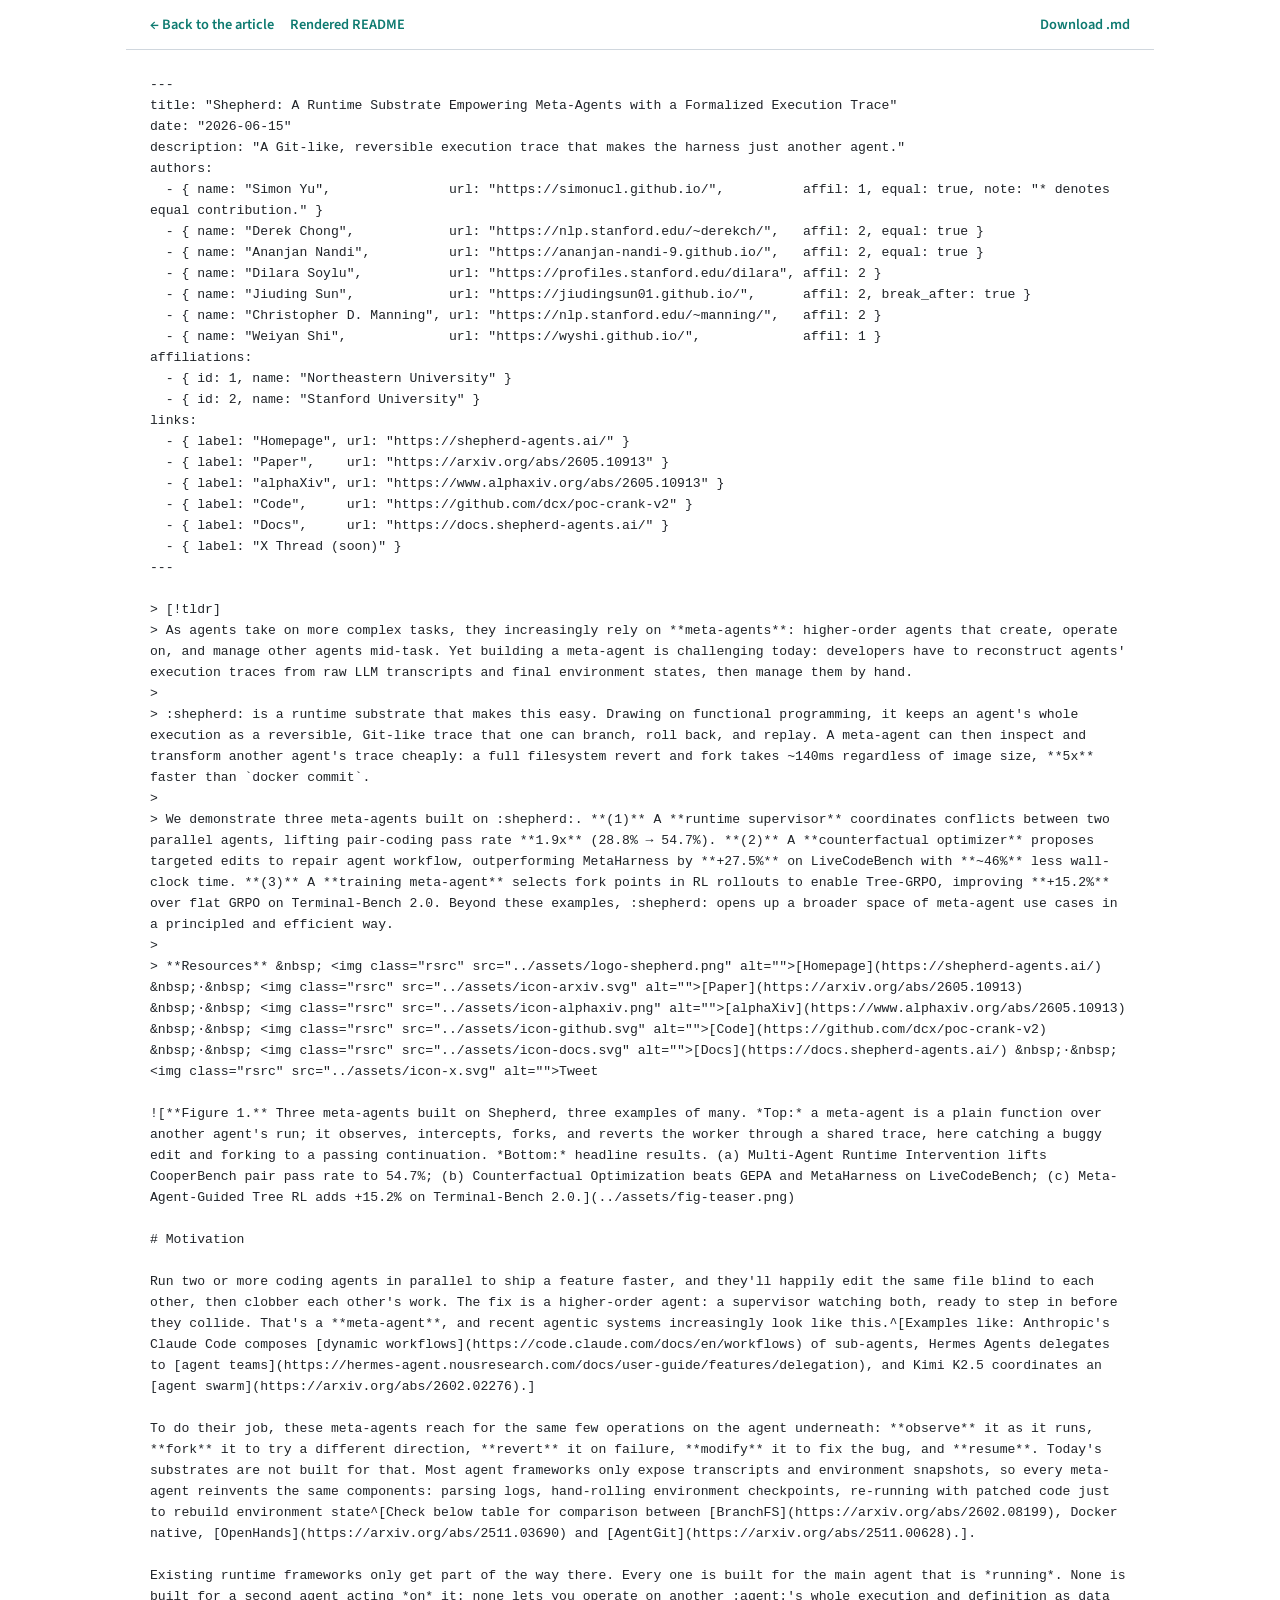
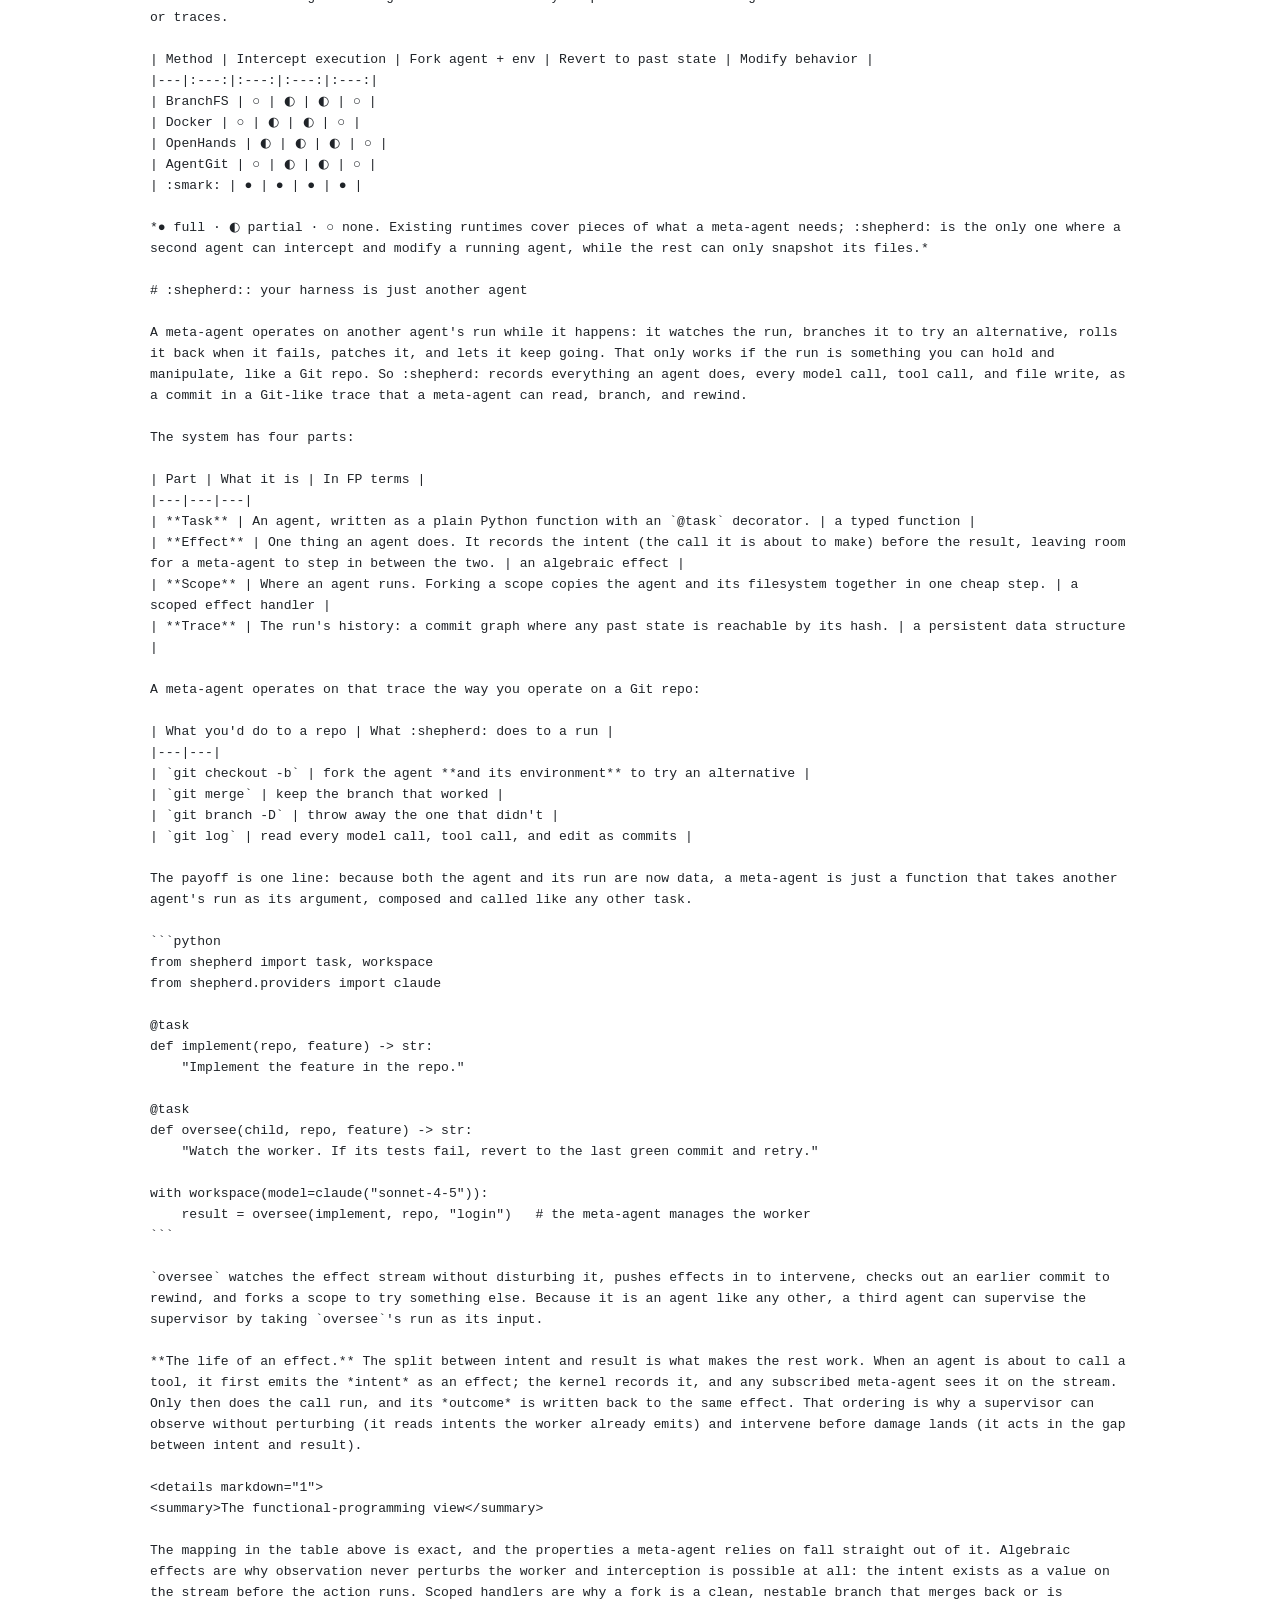
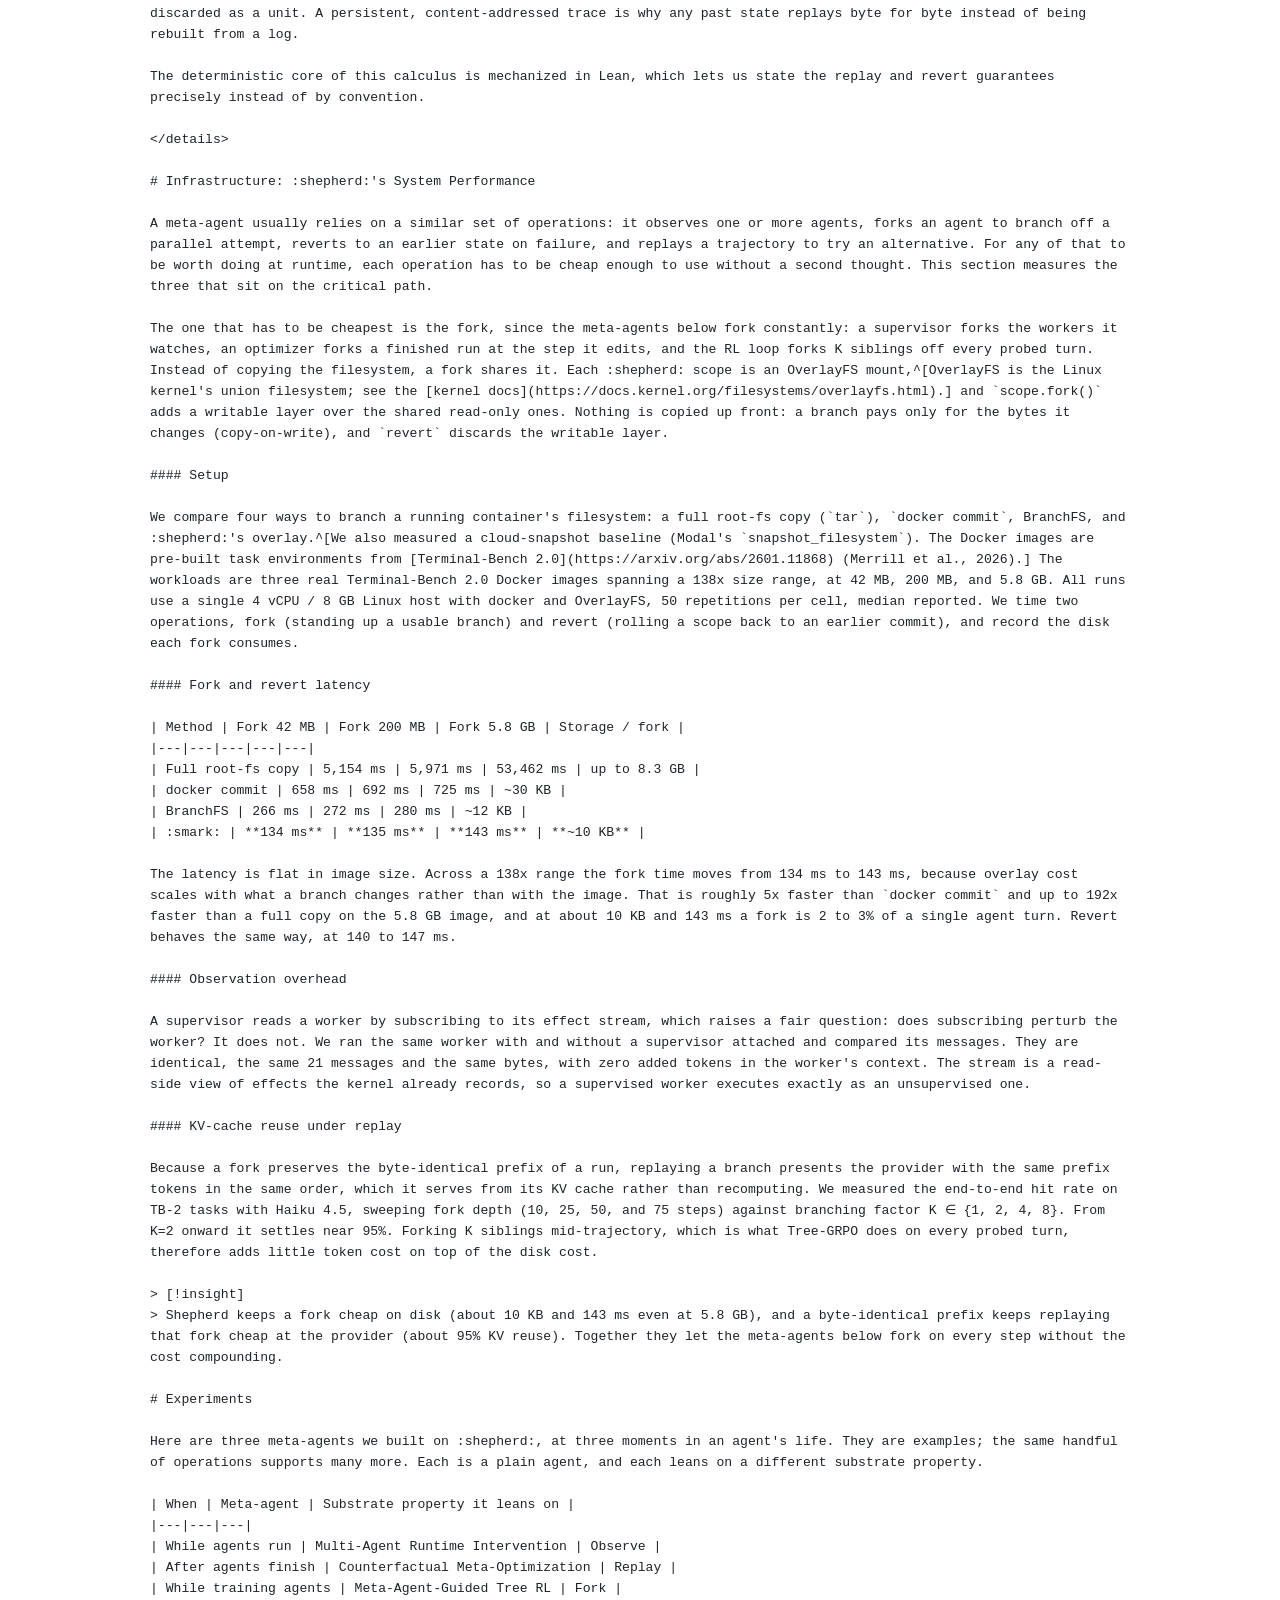
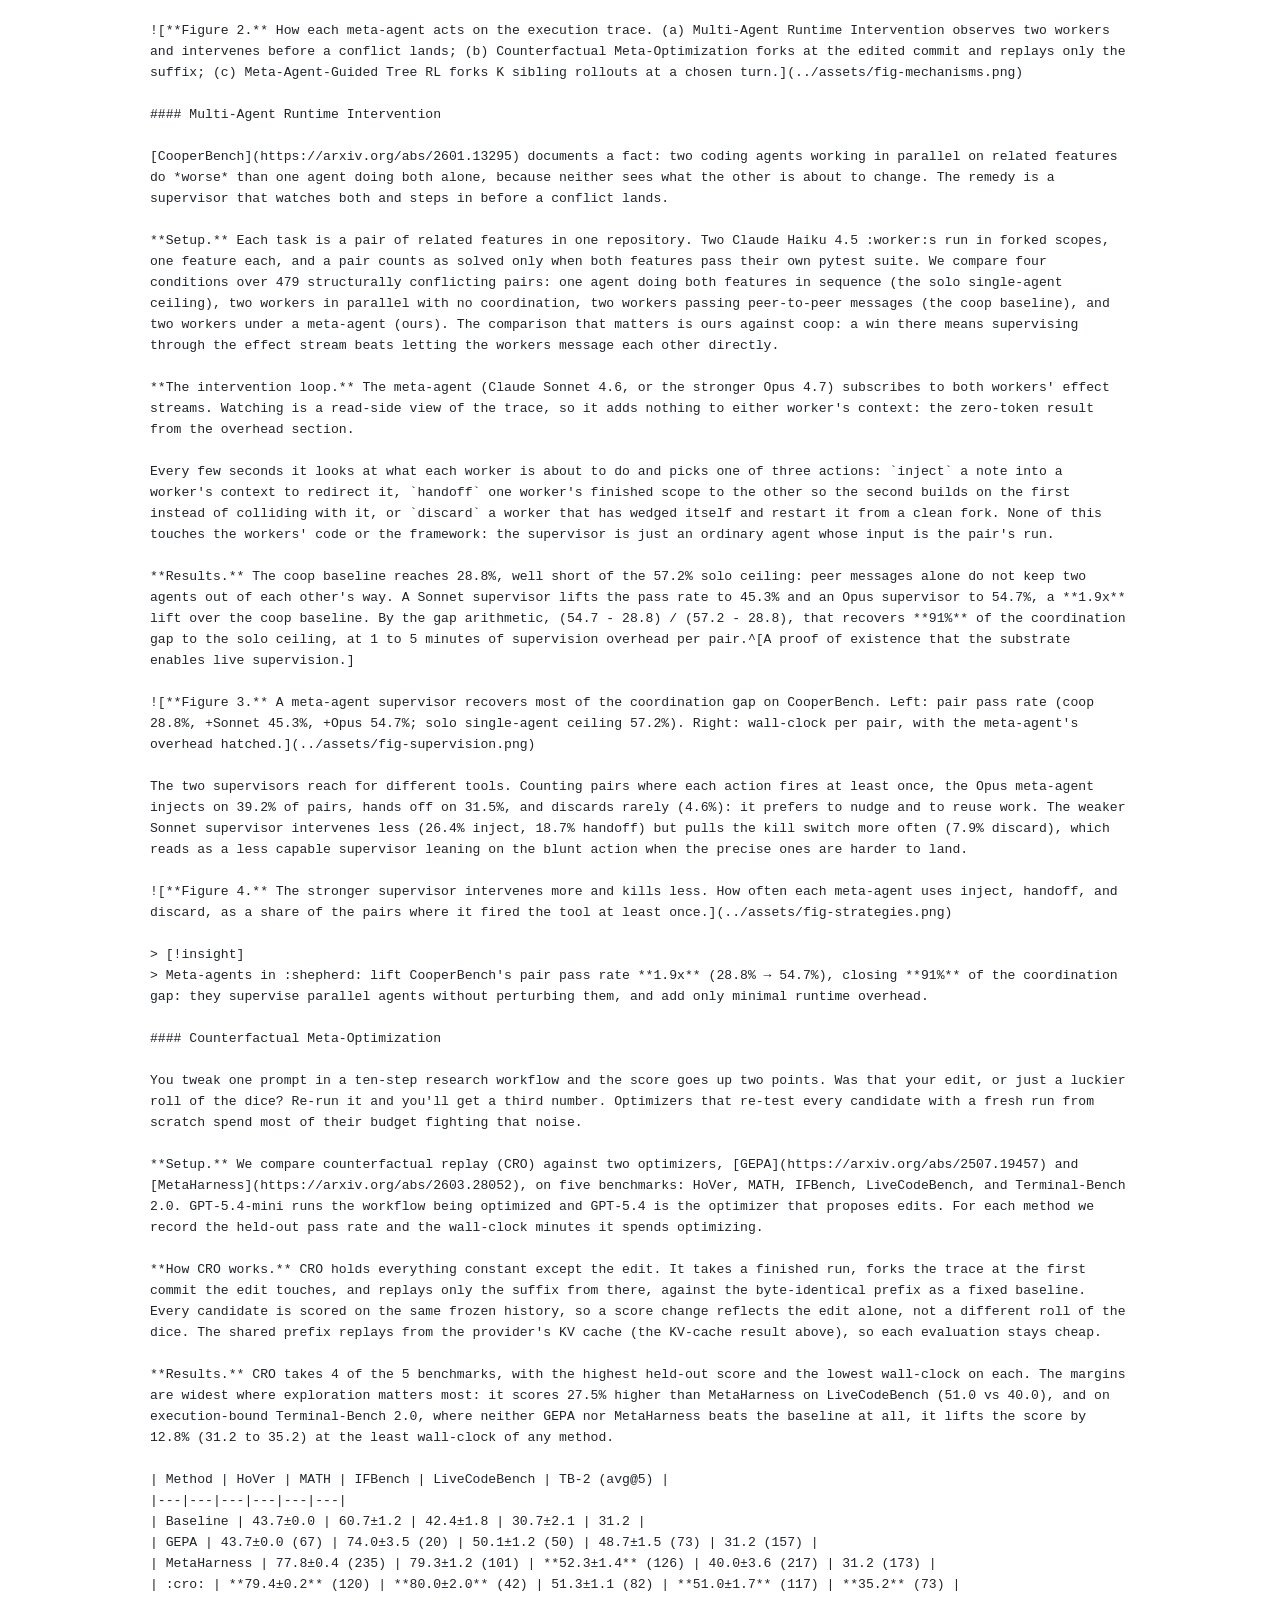
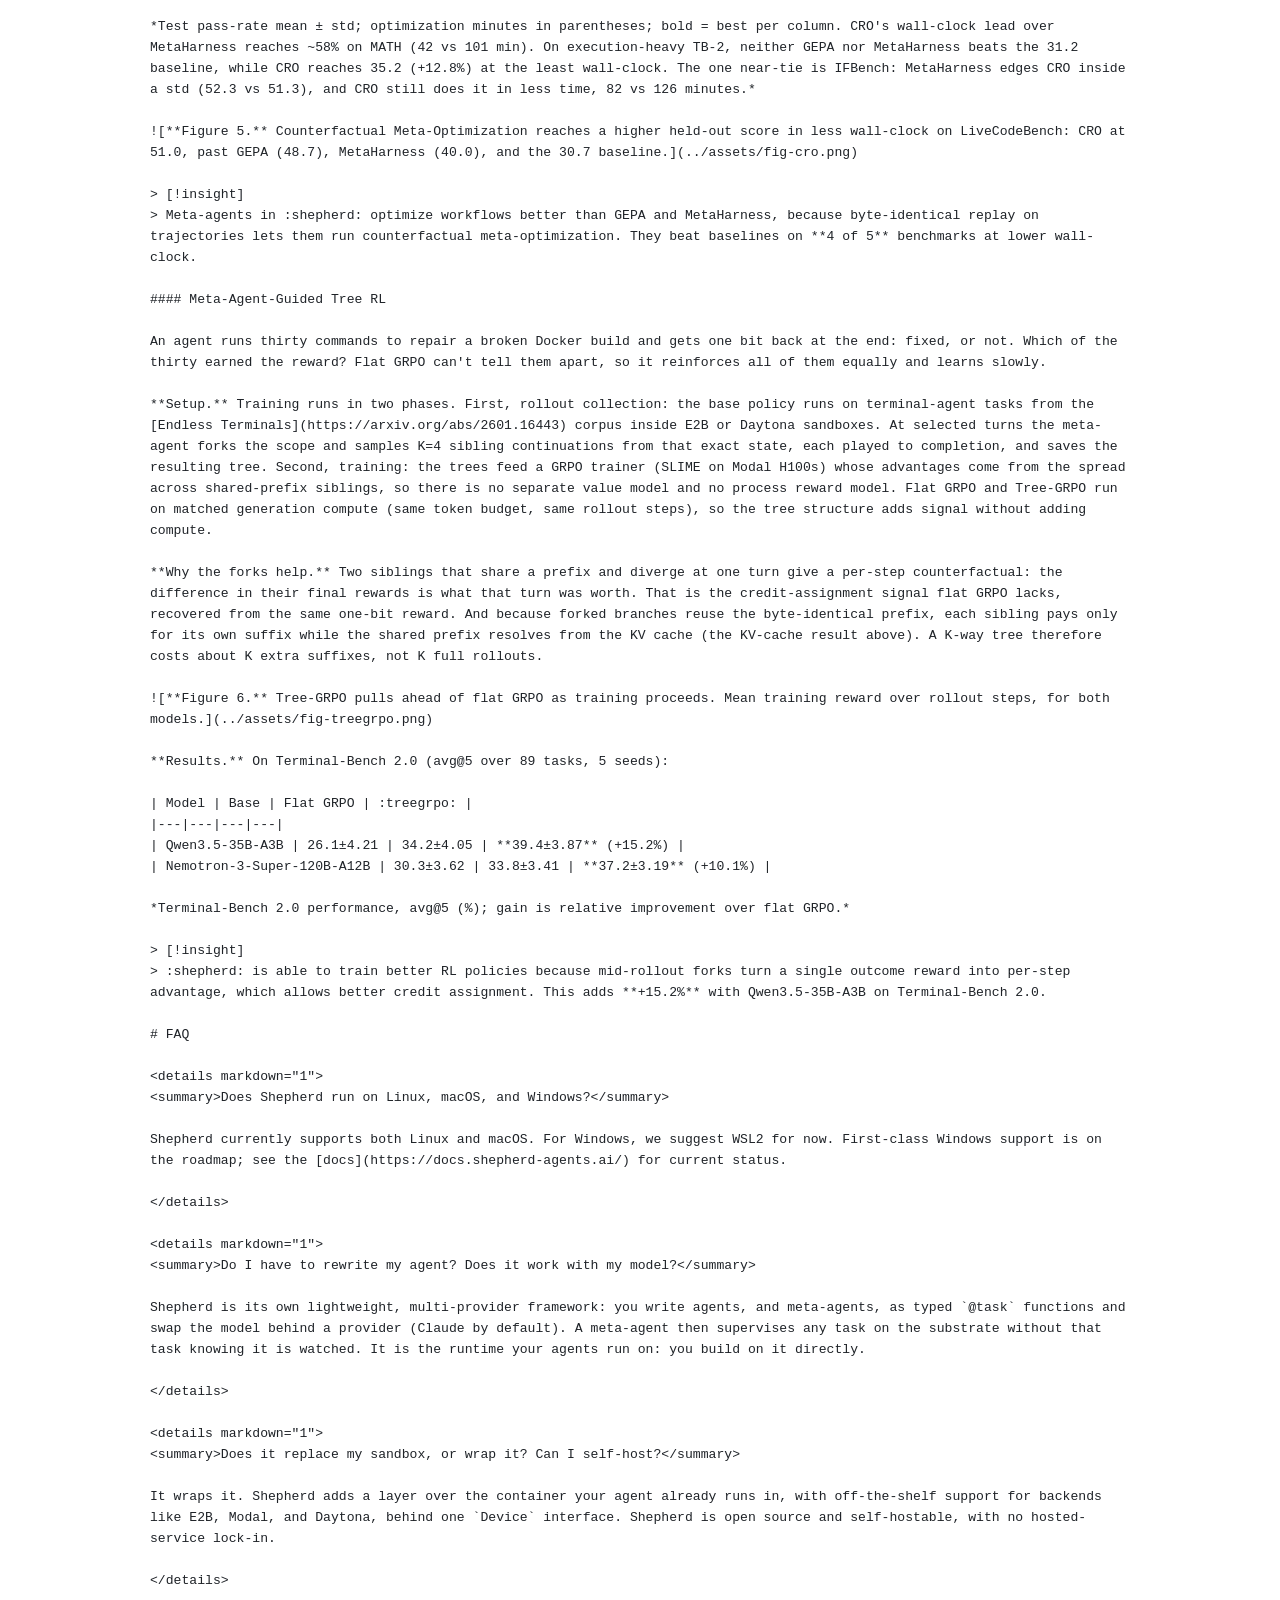
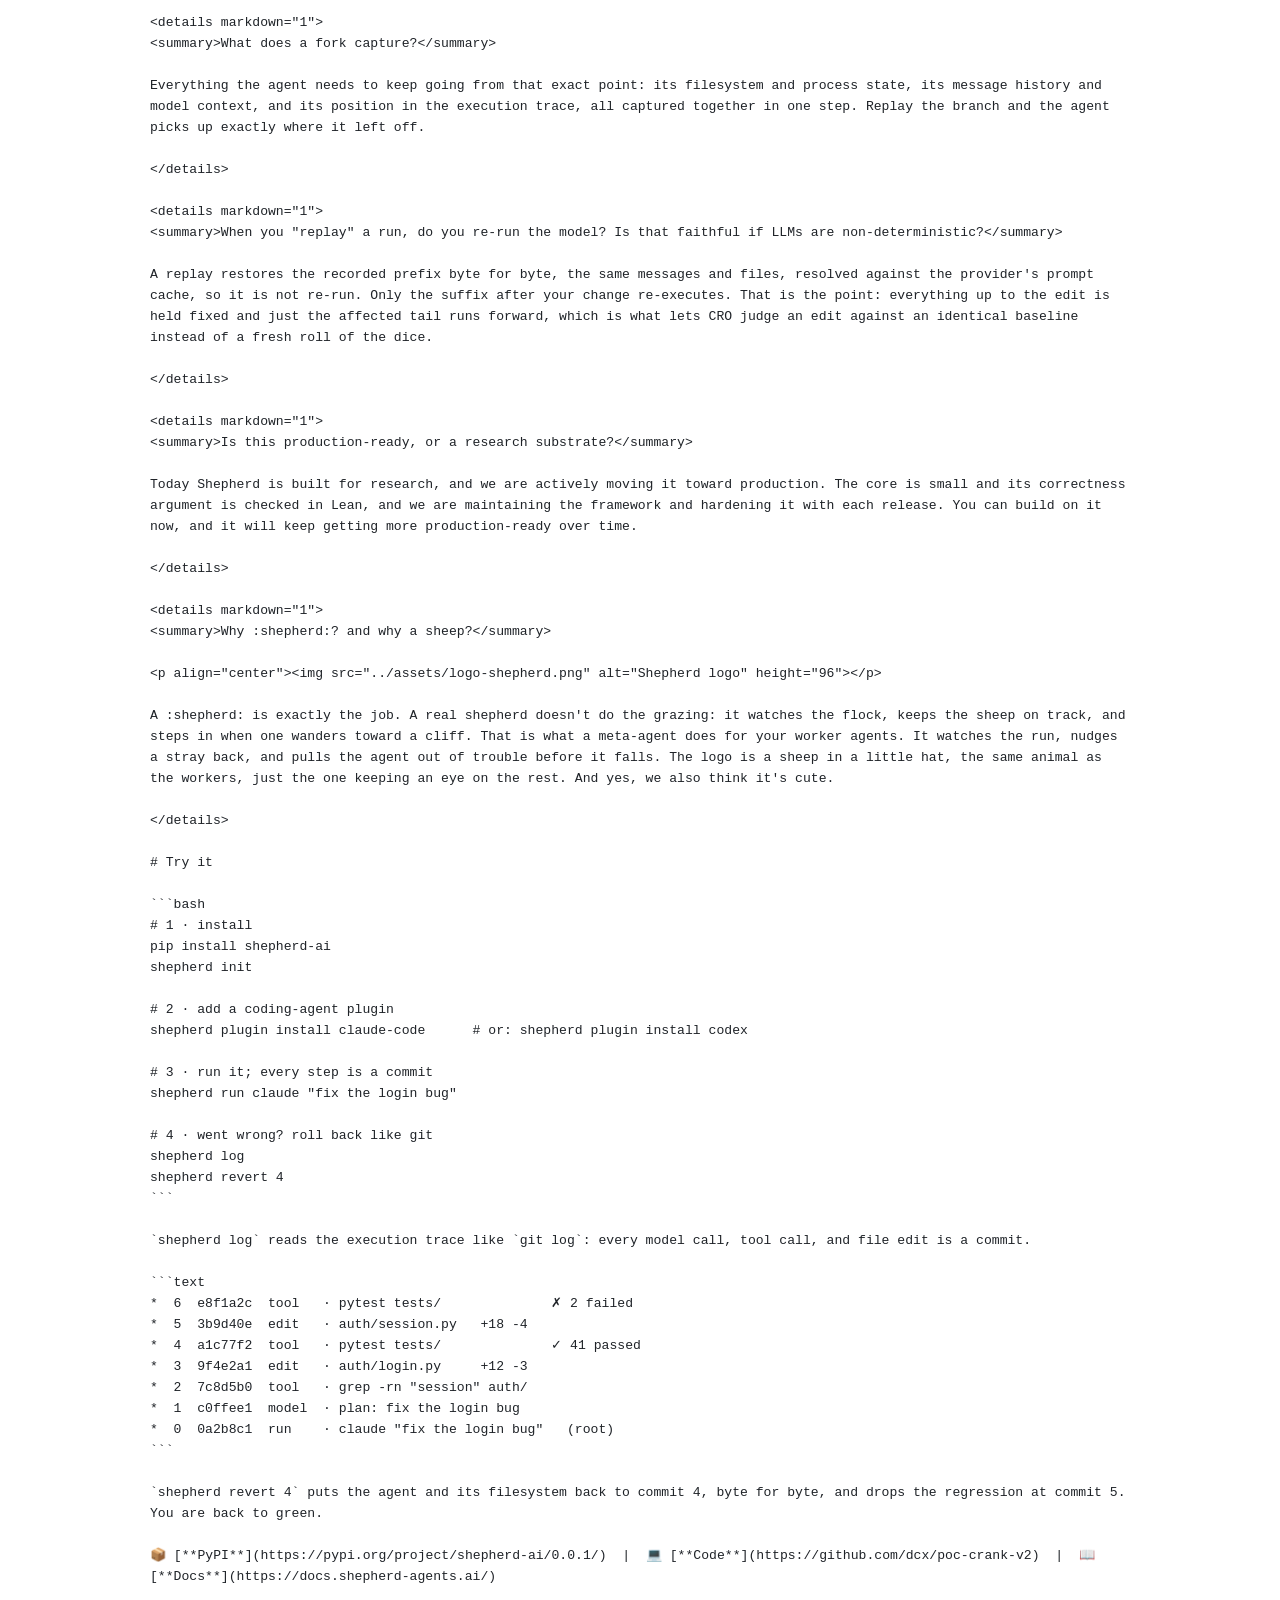
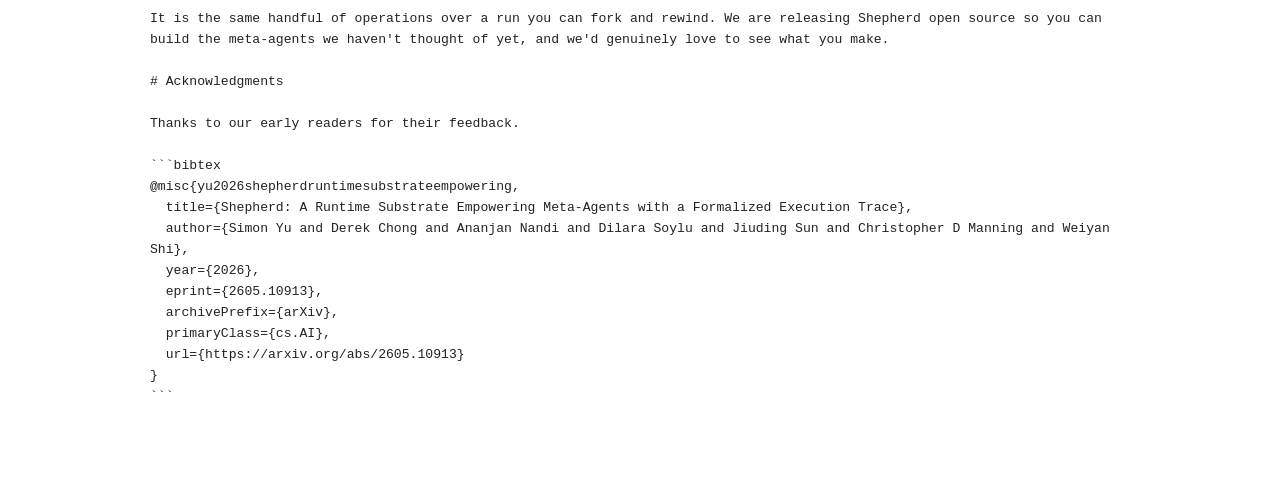
<file: blog/source/raw.html>
<!DOCTYPE html>
<html lang="en">
<head>
<meta charset="utf-8">
<meta name="viewport" content="width=device-width, initial-scale=1">
<title>Shepherd: A Runtime Substrate Empowering Meta-Agents with a Formalized Execution Trace &middot; raw markdown</title>
<meta name="robots" content="noindex">
<link rel="icon" href="../../assets/logo-shepherd.png">
<link rel="preconnect" href="https://fonts.googleapis.com">
<link rel="preconnect" href="https://fonts.gstatic.com" crossorigin>
<link href="https://fonts.googleapis.com/css2?family=IBM+Plex+Mono:wght@400;600&family=Source+Sans+3:wght@400;600;700&display=swap" rel="stylesheet">
<style>
  body{margin:0;background:#fff;color:#1f2328;font-family:"IBM Plex Mono",ui-monospace,monospace}
  .src-bar{display:flex;align-items:center;gap:16px;flex-wrap:wrap;max-width:980px;
    margin:0 auto;padding:14px 24px;border-bottom:1px solid #d0d7de;
    font-family:"Source Sans 3",system-ui,sans-serif;font-size:.9rem;color:#57606a}
  .src-bar a{color:#0d7a70;text-decoration:none;font-weight:600}
  .src-bar a:hover{text-decoration:underline}
  .src-bar .src-bar__dl{margin-left:auto}
  pre{max-width:980px;margin:0 auto;padding:24px 24px 80px;white-space:pre-wrap;
    word-wrap:break-word;font-size:.82rem;line-height:1.6;tab-size:2}
</style>
<script defer src="https://static.cloudflareinsights.com/beacon.min.js" data-cf-beacon='{"token": "15241427f3bc4c0e8382f37b46932721"}'></script>
</head>
<body>
<div class="src-bar">
  <a href="../">&larr; Back to the article</a>
  <a href="./">Rendered README</a>
  <a class="src-bar__dl" href="shepherd.md" download>Download .md</a>
</div>
<pre>---
title: &#34;Shepherd: A Runtime Substrate Empowering Meta-Agents with a Formalized Execution Trace&#34;
date: &#34;2026-06-15&#34;
description: &#34;A Git-like, reversible execution trace that makes the harness just another agent.&#34;
authors:
  - { name: &#34;Simon Yu&#34;,               url: &#34;https://simonucl.github.io/&#34;,          affil: 1, equal: true, note: &#34;* denotes equal contribution.&#34; }
  - { name: &#34;Derek Chong&#34;,            url: &#34;https://nlp.stanford.edu/~derekch/&#34;,   affil: 2, equal: true }
  - { name: &#34;Ananjan Nandi&#34;,          url: &#34;https://ananjan-nandi-9.github.io/&#34;,   affil: 2, equal: true }
  - { name: &#34;Dilara Soylu&#34;,           url: &#34;https://profiles.stanford.edu/dilara&#34;, affil: 2 }
  - { name: &#34;Jiuding Sun&#34;,            url: &#34;https://jiudingsun01.github.io/&#34;,      affil: 2, break_after: true }
  - { name: &#34;Christopher D. Manning&#34;, url: &#34;https://nlp.stanford.edu/~manning/&#34;,   affil: 2 }
  - { name: &#34;Weiyan Shi&#34;,             url: &#34;https://wyshi.github.io/&#34;,             affil: 1 }
affiliations:
  - { id: 1, name: &#34;Northeastern University&#34; }
  - { id: 2, name: &#34;Stanford University&#34; }
links:
  - { label: &#34;Homepage&#34;, url: &#34;https://shepherd-agents.ai/&#34; }
  - { label: &#34;Paper&#34;,    url: &#34;https://arxiv.org/abs/2605.10913&#34; }
  - { label: &#34;alphaXiv&#34;, url: &#34;https://www.alphaxiv.org/abs/2605.10913&#34; }
  - { label: &#34;Code&#34;,     url: &#34;https://github.com/dcx/poc-crank-v2&#34; }
  - { label: &#34;Docs&#34;,     url: &#34;https://docs.shepherd-agents.ai/&#34; }
  - { label: &#34;X Thread (soon)&#34; }
---

&gt; [!tldr]
&gt; As agents take on more complex tasks, they increasingly rely on **meta-agents**: higher-order agents that create, operate on, and manage other agents mid-task. Yet building a meta-agent is challenging today: developers have to reconstruct agents&#39; execution traces from raw LLM transcripts and final environment states, then manage them by hand.
&gt;
&gt; :shepherd: is a runtime substrate that makes this easy. Drawing on functional programming, it keeps an agent&#39;s whole execution as a reversible, Git-like trace that one can branch, roll back, and replay. A meta-agent can then inspect and transform another agent&#39;s trace cheaply: a full filesystem revert and fork takes ~140ms regardless of image size, **5x** faster than `docker commit`.
&gt;
&gt; We demonstrate three meta-agents built on :shepherd:. **(1)** A **runtime supervisor** coordinates conflicts between two parallel agents, lifting pair-coding pass rate **1.9x** (28.8% → 54.7%). **(2)** A **counterfactual optimizer** proposes targeted edits to repair agent workflow, outperforming MetaHarness by **+27.5%** on LiveCodeBench with **~46%** less wall-clock time. **(3)** A **training meta-agent** selects fork points in RL rollouts to enable Tree-GRPO, improving **+15.2%** over flat GRPO on Terminal-Bench 2.0. Beyond these examples, :shepherd: opens up a broader space of meta-agent use cases in a principled and efficient way.
&gt;
&gt; **Resources** &amp;nbsp; &lt;img class=&#34;rsrc&#34; src=&#34;../assets/logo-shepherd.png&#34; alt=&#34;&#34;&gt;[Homepage](https://shepherd-agents.ai/) &amp;nbsp;·&amp;nbsp; &lt;img class=&#34;rsrc&#34; src=&#34;../assets/icon-arxiv.svg&#34; alt=&#34;&#34;&gt;[Paper](https://arxiv.org/abs/2605.10913) &amp;nbsp;·&amp;nbsp; &lt;img class=&#34;rsrc&#34; src=&#34;../assets/icon-alphaxiv.png&#34; alt=&#34;&#34;&gt;[alphaXiv](https://www.alphaxiv.org/abs/2605.10913) &amp;nbsp;·&amp;nbsp; &lt;img class=&#34;rsrc&#34; src=&#34;../assets/icon-github.svg&#34; alt=&#34;&#34;&gt;[Code](https://github.com/dcx/poc-crank-v2) &amp;nbsp;·&amp;nbsp; &lt;img class=&#34;rsrc&#34; src=&#34;../assets/icon-docs.svg&#34; alt=&#34;&#34;&gt;[Docs](https://docs.shepherd-agents.ai/) &amp;nbsp;·&amp;nbsp; &lt;img class=&#34;rsrc&#34; src=&#34;../assets/icon-x.svg&#34; alt=&#34;&#34;&gt;Tweet

![**Figure 1.** Three meta-agents built on Shepherd, three examples of many. *Top:* a meta-agent is a plain function over another agent&#39;s run; it observes, intercepts, forks, and reverts the worker through a shared trace, here catching a buggy edit and forking to a passing continuation. *Bottom:* headline results. (a) Multi-Agent Runtime Intervention lifts CooperBench pair pass rate to 54.7%; (b) Counterfactual Optimization beats GEPA and MetaHarness on LiveCodeBench; (c) Meta-Agent-Guided Tree RL adds +15.2% on Terminal-Bench 2.0.](../assets/fig-teaser.png)

# Motivation

Run two or more coding agents in parallel to ship a feature faster, and they&#39;ll happily edit the same file blind to each other, then clobber each other&#39;s work. The fix is a higher-order agent: a supervisor watching both, ready to step in before they collide. That&#39;s a **meta-agent**, and recent agentic systems increasingly look like this.^[Examples like: Anthropic&#39;s Claude Code composes [dynamic workflows](https://code.claude.com/docs/en/workflows) of sub-agents, Hermes Agents delegates to [agent teams](https://hermes-agent.nousresearch.com/docs/user-guide/features/delegation), and Kimi K2.5 coordinates an [agent swarm](https://arxiv.org/abs/2602.02276).]

To do their job, these meta-agents reach for the same few operations on the agent underneath: **observe** it as it runs, **fork** it to try a different direction, **revert** it on failure, **modify** it to fix the bug, and **resume**. Today&#39;s substrates are not built for that. Most agent frameworks only expose transcripts and environment snapshots, so every meta-agent reinvents the same components: parsing logs, hand-rolling environment checkpoints, re-running with patched code just to rebuild environment state^[Check below table for comparison between [BranchFS](https://arxiv.org/abs/2602.08199), Docker native, [OpenHands](https://arxiv.org/abs/2511.03690) and [AgentGit](https://arxiv.org/abs/2511.00628).].

Existing runtime frameworks only get part of the way there. Every one is built for the main agent that is *running*. None is built for a second agent acting *on* it: none lets you operate on another :agent:&#39;s whole execution and definition as data or traces.

| Method | Intercept execution | Fork agent + env | Revert to past state | Modify behavior |
|---|:---:|:---:|:---:|:---:|
| BranchFS | ○ | ◐ | ◐ | ○ |
| Docker | ○ | ◐ | ◐ | ○ |
| OpenHands | ◐ | ◐ | ◐ | ○ |
| AgentGit | ○ | ◐ | ◐ | ○ |
| :smark: | ● | ● | ● | ● |

*● full · ◐ partial · ○ none. Existing runtimes cover pieces of what a meta-agent needs; :shepherd: is the only one where a second agent can intercept and modify a running agent, while the rest can only snapshot its files.*

# :shepherd:: your harness is just another agent

A meta-agent operates on another agent&#39;s run while it happens: it watches the run, branches it to try an alternative, rolls it back when it fails, patches it, and lets it keep going. That only works if the run is something you can hold and manipulate, like a Git repo. So :shepherd: records everything an agent does, every model call, tool call, and file write, as a commit in a Git-like trace that a meta-agent can read, branch, and rewind.

The system has four parts:

| Part | What it is | In FP terms |
|---|---|---|
| **Task** | An agent, written as a plain Python function with an `@task` decorator. | a typed function |
| **Effect** | One thing an agent does. It records the intent (the call it is about to make) before the result, leaving room for a meta-agent to step in between the two. | an algebraic effect |
| **Scope** | Where an agent runs. Forking a scope copies the agent and its filesystem together in one cheap step. | a scoped effect handler |
| **Trace** | The run&#39;s history: a commit graph where any past state is reachable by its hash. | a persistent data structure |

A meta-agent operates on that trace the way you operate on a Git repo:

| What you&#39;d do to a repo | What :shepherd: does to a run |
|---|---|
| `git checkout -b` | fork the agent **and its environment** to try an alternative |
| `git merge` | keep the branch that worked |
| `git branch -D` | throw away the one that didn&#39;t |
| `git log` | read every model call, tool call, and edit as commits |

The payoff is one line: because both the agent and its run are now data, a meta-agent is just a function that takes another agent&#39;s run as its argument, composed and called like any other task.

```python
from shepherd import task, workspace
from shepherd.providers import claude

@task
def implement(repo, feature) -&gt; str:
    &#34;Implement the feature in the repo.&#34;

@task
def oversee(child, repo, feature) -&gt; str:
    &#34;Watch the worker. If its tests fail, revert to the last green commit and retry.&#34;

with workspace(model=claude(&#34;sonnet-4-5&#34;)):
    result = oversee(implement, repo, &#34;login&#34;)   # the meta-agent manages the worker
```

`oversee` watches the effect stream without disturbing it, pushes effects in to intervene, checks out an earlier commit to rewind, and forks a scope to try something else. Because it is an agent like any other, a third agent can supervise the supervisor by taking `oversee`&#39;s run as its input.

**The life of an effect.** The split between intent and result is what makes the rest work. When an agent is about to call a tool, it first emits the *intent* as an effect; the kernel records it, and any subscribed meta-agent sees it on the stream. Only then does the call run, and its *outcome* is written back to the same effect. That ordering is why a supervisor can observe without perturbing (it reads intents the worker already emits) and intervene before damage lands (it acts in the gap between intent and result).

&lt;details markdown=&#34;1&#34;&gt;
&lt;summary&gt;The functional-programming view&lt;/summary&gt;

The mapping in the table above is exact, and the properties a meta-agent relies on fall straight out of it. Algebraic effects are why observation never perturbs the worker and interception is possible at all: the intent exists as a value on the stream before the action runs. Scoped handlers are why a fork is a clean, nestable branch that merges back or is discarded as a unit. A persistent, content-addressed trace is why any past state replays byte for byte instead of being rebuilt from a log.

The deterministic core of this calculus is mechanized in Lean, which lets us state the replay and revert guarantees precisely instead of by convention.

&lt;/details&gt;

# Infrastructure: :shepherd:&#39;s System Performance

A meta-agent usually relies on a similar set of operations: it observes one or more agents, forks an agent to branch off a parallel attempt, reverts to an earlier state on failure, and replays a trajectory to try an alternative. For any of that to be worth doing at runtime, each operation has to be cheap enough to use without a second thought. This section measures the three that sit on the critical path.

The one that has to be cheapest is the fork, since the meta-agents below fork constantly: a supervisor forks the workers it watches, an optimizer forks a finished run at the step it edits, and the RL loop forks K siblings off every probed turn. Instead of copying the filesystem, a fork shares it. Each :shepherd: scope is an OverlayFS mount,^[OverlayFS is the Linux kernel&#39;s union filesystem; see the [kernel docs](https://docs.kernel.org/filesystems/overlayfs.html).] and `scope.fork()` adds a writable layer over the shared read-only ones. Nothing is copied up front: a branch pays only for the bytes it changes (copy-on-write), and `revert` discards the writable layer.

#### Setup

We compare four ways to branch a running container&#39;s filesystem: a full root-fs copy (`tar`), `docker commit`, BranchFS, and :shepherd:&#39;s overlay.^[We also measured a cloud-snapshot baseline (Modal&#39;s `snapshot_filesystem`). The Docker images are pre-built task environments from [Terminal-Bench 2.0](https://arxiv.org/abs/2601.11868) (Merrill et al., 2026).] The workloads are three real Terminal-Bench 2.0 Docker images spanning a 138x size range, at 42 MB, 200 MB, and 5.8 GB. All runs use a single 4 vCPU / 8 GB Linux host with docker and OverlayFS, 50 repetitions per cell, median reported. We time two operations, fork (standing up a usable branch) and revert (rolling a scope back to an earlier commit), and record the disk each fork consumes.

#### Fork and revert latency

| Method | Fork 42 MB | Fork 200 MB | Fork 5.8 GB | Storage / fork |
|---|---|---|---|---|
| Full root-fs copy | 5,154 ms | 5,971 ms | 53,462 ms | up to 8.3 GB |
| docker commit | 658 ms | 692 ms | 725 ms | ~30 KB |
| BranchFS | 266 ms | 272 ms | 280 ms | ~12 KB |
| :smark: | **134 ms** | **135 ms** | **143 ms** | **~10 KB** |

The latency is flat in image size. Across a 138x range the fork time moves from 134 ms to 143 ms, because overlay cost scales with what a branch changes rather than with the image. That is roughly 5x faster than `docker commit` and up to 192x faster than a full copy on the 5.8 GB image, and at about 10 KB and 143 ms a fork is 2 to 3% of a single agent turn. Revert behaves the same way, at 140 to 147 ms.

#### Observation overhead

A supervisor reads a worker by subscribing to its effect stream, which raises a fair question: does subscribing perturb the worker? It does not. We ran the same worker with and without a supervisor attached and compared its messages. They are identical, the same 21 messages and the same bytes, with zero added tokens in the worker&#39;s context. The stream is a read-side view of effects the kernel already records, so a supervised worker executes exactly as an unsupervised one.

#### KV-cache reuse under replay

Because a fork preserves the byte-identical prefix of a run, replaying a branch presents the provider with the same prefix tokens in the same order, which it serves from its KV cache rather than recomputing. We measured the end-to-end hit rate on TB-2 tasks with Haiku 4.5, sweeping fork depth (10, 25, 50, and 75 steps) against branching factor K ∈ {1, 2, 4, 8}. From K=2 onward it settles near 95%. Forking K siblings mid-trajectory, which is what Tree-GRPO does on every probed turn, therefore adds little token cost on top of the disk cost.

&gt; [!insight]
&gt; Shepherd keeps a fork cheap on disk (about 10 KB and 143 ms even at 5.8 GB), and a byte-identical prefix keeps replaying that fork cheap at the provider (about 95% KV reuse). Together they let the meta-agents below fork on every step without the cost compounding.

# Experiments

Here are three meta-agents we built on :shepherd:, at three moments in an agent&#39;s life. They are examples; the same handful of operations supports many more. Each is a plain agent, and each leans on a different substrate property.

| When | Meta-agent | Substrate property it leans on |
|---|---|---|
| While agents run | Multi-Agent Runtime Intervention | Observe |
| After agents finish | Counterfactual Meta-Optimization | Replay |
| While training agents | Meta-Agent-Guided Tree RL | Fork |

![**Figure 2.** How each meta-agent acts on the execution trace. (a) Multi-Agent Runtime Intervention observes two workers and intervenes before a conflict lands; (b) Counterfactual Meta-Optimization forks at the edited commit and replays only the suffix; (c) Meta-Agent-Guided Tree RL forks K sibling rollouts at a chosen turn.](../assets/fig-mechanisms.png)

#### Multi-Agent Runtime Intervention

[CooperBench](https://arxiv.org/abs/2601.13295) documents a fact: two coding agents working in parallel on related features do *worse* than one agent doing both alone, because neither sees what the other is about to change. The remedy is a supervisor that watches both and steps in before a conflict lands.

**Setup.** Each task is a pair of related features in one repository. Two Claude Haiku 4.5 :worker:s run in forked scopes, one feature each, and a pair counts as solved only when both features pass their own pytest suite. We compare four conditions over 479 structurally conflicting pairs: one agent doing both features in sequence (the solo single-agent ceiling), two workers in parallel with no coordination, two workers passing peer-to-peer messages (the coop baseline), and two workers under a meta-agent (ours). The comparison that matters is ours against coop: a win there means supervising through the effect stream beats letting the workers message each other directly.

**The intervention loop.** The meta-agent (Claude Sonnet 4.6, or the stronger Opus 4.7) subscribes to both workers&#39; effect streams. Watching is a read-side view of the trace, so it adds nothing to either worker&#39;s context: the zero-token result from the overhead section.

Every few seconds it looks at what each worker is about to do and picks one of three actions: `inject` a note into a worker&#39;s context to redirect it, `handoff` one worker&#39;s finished scope to the other so the second builds on the first instead of colliding with it, or `discard` a worker that has wedged itself and restart it from a clean fork. None of this touches the workers&#39; code or the framework: the supervisor is just an ordinary agent whose input is the pair&#39;s run.

**Results.** The coop baseline reaches 28.8%, well short of the 57.2% solo ceiling: peer messages alone do not keep two agents out of each other&#39;s way. A Sonnet supervisor lifts the pass rate to 45.3% and an Opus supervisor to 54.7%, a **1.9x** lift over the coop baseline. By the gap arithmetic, (54.7 - 28.8) / (57.2 - 28.8), that recovers **91%** of the coordination gap to the solo ceiling, at 1 to 5 minutes of supervision overhead per pair.^[A proof of existence that the substrate enables live supervision.]

![**Figure 3.** A meta-agent supervisor recovers most of the coordination gap on CooperBench. Left: pair pass rate (coop 28.8%, +Sonnet 45.3%, +Opus 54.7%; solo single-agent ceiling 57.2%). Right: wall-clock per pair, with the meta-agent&#39;s overhead hatched.](../assets/fig-supervision.png)

The two supervisors reach for different tools. Counting pairs where each action fires at least once, the Opus meta-agent injects on 39.2% of pairs, hands off on 31.5%, and discards rarely (4.6%): it prefers to nudge and to reuse work. The weaker Sonnet supervisor intervenes less (26.4% inject, 18.7% handoff) but pulls the kill switch more often (7.9% discard), which reads as a less capable supervisor leaning on the blunt action when the precise ones are harder to land.

![**Figure 4.** The stronger supervisor intervenes more and kills less. How often each meta-agent uses inject, handoff, and discard, as a share of the pairs where it fired the tool at least once.](../assets/fig-strategies.png)

&gt; [!insight]
&gt; Meta-agents in :shepherd: lift CooperBench&#39;s pair pass rate **1.9x** (28.8% → 54.7%), closing **91%** of the coordination gap: they supervise parallel agents without perturbing them, and add only minimal runtime overhead.

#### Counterfactual Meta-Optimization

You tweak one prompt in a ten-step research workflow and the score goes up two points. Was that your edit, or just a luckier roll of the dice? Re-run it and you&#39;ll get a third number. Optimizers that re-test every candidate with a fresh run from scratch spend most of their budget fighting that noise.

**Setup.** We compare counterfactual replay (CRO) against two optimizers, [GEPA](https://arxiv.org/abs/2507.19457) and [MetaHarness](https://arxiv.org/abs/2603.28052), on five benchmarks: HoVer, MATH, IFBench, LiveCodeBench, and Terminal-Bench 2.0. GPT-5.4-mini runs the workflow being optimized and GPT-5.4 is the optimizer that proposes edits. For each method we record the held-out pass rate and the wall-clock minutes it spends optimizing.

**How CRO works.** CRO holds everything constant except the edit. It takes a finished run, forks the trace at the first commit the edit touches, and replays only the suffix from there, against the byte-identical prefix as a fixed baseline. Every candidate is scored on the same frozen history, so a score change reflects the edit alone, not a different roll of the dice. The shared prefix replays from the provider&#39;s KV cache (the KV-cache result above), so each evaluation stays cheap.

**Results.** CRO takes 4 of the 5 benchmarks, with the highest held-out score and the lowest wall-clock on each. The margins are widest where exploration matters most: it scores 27.5% higher than MetaHarness on LiveCodeBench (51.0 vs 40.0), and on execution-bound Terminal-Bench 2.0, where neither GEPA nor MetaHarness beats the baseline at all, it lifts the score by 12.8% (31.2 to 35.2) at the least wall-clock of any method.

| Method | HoVer | MATH | IFBench | LiveCodeBench | TB-2 (avg@5) |
|---|---|---|---|---|---|
| Baseline | 43.7±0.0 | 60.7±1.2 | 42.4±1.8 | 30.7±2.1 | 31.2 |
| GEPA | 43.7±0.0 (67) | 74.0±3.5 (20) | 50.1±1.2 (50) | 48.7±1.5 (73) | 31.2 (157) |
| MetaHarness | 77.8±0.4 (235) | 79.3±1.2 (101) | **52.3±1.4** (126) | 40.0±3.6 (217) | 31.2 (173) |
| :cro: | **79.4±0.2** (120) | **80.0±2.0** (42) | 51.3±1.1 (82) | **51.0±1.7** (117) | **35.2** (73) |

*Test pass-rate mean ± std; optimization minutes in parentheses; bold = best per column. CRO&#39;s wall-clock lead over MetaHarness reaches ~58% on MATH (42 vs 101 min). On execution-heavy TB-2, neither GEPA nor MetaHarness beats the 31.2 baseline, while CRO reaches 35.2 (+12.8%) at the least wall-clock. The one near-tie is IFBench: MetaHarness edges CRO inside a std (52.3 vs 51.3), and CRO still does it in less time, 82 vs 126 minutes.*

![**Figure 5.** Counterfactual Meta-Optimization reaches a higher held-out score in less wall-clock on LiveCodeBench: CRO at 51.0, past GEPA (48.7), MetaHarness (40.0), and the 30.7 baseline.](../assets/fig-cro.png)

&gt; [!insight]
&gt; Meta-agents in :shepherd: optimize workflows better than GEPA and MetaHarness, because byte-identical replay on trajectories lets them run counterfactual meta-optimization. They beat baselines on **4 of 5** benchmarks at lower wall-clock.

#### Meta-Agent-Guided Tree RL

An agent runs thirty commands to repair a broken Docker build and gets one bit back at the end: fixed, or not. Which of the thirty earned the reward? Flat GRPO can&#39;t tell them apart, so it reinforces all of them equally and learns slowly.

**Setup.** Training runs in two phases. First, rollout collection: the base policy runs on terminal-agent tasks from the [Endless Terminals](https://arxiv.org/abs/2601.16443) corpus inside E2B or Daytona sandboxes. At selected turns the meta-agent forks the scope and samples K=4 sibling continuations from that exact state, each played to completion, and saves the resulting tree. Second, training: the trees feed a GRPO trainer (SLIME on Modal H100s) whose advantages come from the spread across shared-prefix siblings, so there is no separate value model and no process reward model. Flat GRPO and Tree-GRPO run on matched generation compute (same token budget, same rollout steps), so the tree structure adds signal without adding compute.

**Why the forks help.** Two siblings that share a prefix and diverge at one turn give a per-step counterfactual: the difference in their final rewards is what that turn was worth. That is the credit-assignment signal flat GRPO lacks, recovered from the same one-bit reward. And because forked branches reuse the byte-identical prefix, each sibling pays only for its own suffix while the shared prefix resolves from the KV cache (the KV-cache result above). A K-way tree therefore costs about K extra suffixes, not K full rollouts.

![**Figure 6.** Tree-GRPO pulls ahead of flat GRPO as training proceeds. Mean training reward over rollout steps, for both models.](../assets/fig-treegrpo.png)

**Results.** On Terminal-Bench 2.0 (avg@5 over 89 tasks, 5 seeds):

| Model | Base | Flat GRPO | :treegrpo: |
|---|---|---|---|
| Qwen3.5-35B-A3B | 26.1±4.21 | 34.2±4.05 | **39.4±3.87** (+15.2%) |
| Nemotron-3-Super-120B-A12B | 30.3±3.62 | 33.8±3.41 | **37.2±3.19** (+10.1%) |

*Terminal-Bench 2.0 performance, avg@5 (%); gain is relative improvement over flat GRPO.*

&gt; [!insight]
&gt; :shepherd: is able to train better RL policies because mid-rollout forks turn a single outcome reward into per-step advantage, which allows better credit assignment. This adds **+15.2%** with Qwen3.5-35B-A3B on Terminal-Bench 2.0.

# FAQ

&lt;details markdown=&#34;1&#34;&gt;
&lt;summary&gt;Does Shepherd run on Linux, macOS, and Windows?&lt;/summary&gt;

Shepherd currently supports both Linux and macOS. For Windows, we suggest WSL2 for now. First-class Windows support is on the roadmap; see the [docs](https://docs.shepherd-agents.ai/) for current status.

&lt;/details&gt;

&lt;details markdown=&#34;1&#34;&gt;
&lt;summary&gt;Do I have to rewrite my agent? Does it work with my model?&lt;/summary&gt;

Shepherd is its own lightweight, multi-provider framework: you write agents, and meta-agents, as typed `@task` functions and swap the model behind a provider (Claude by default). A meta-agent then supervises any task on the substrate without that task knowing it is watched. It is the runtime your agents run on: you build on it directly.

&lt;/details&gt;

&lt;details markdown=&#34;1&#34;&gt;
&lt;summary&gt;Does it replace my sandbox, or wrap it? Can I self-host?&lt;/summary&gt;

It wraps it. Shepherd adds a layer over the container your agent already runs in, with off-the-shelf support for backends like E2B, Modal, and Daytona, behind one `Device` interface. Shepherd is open source and self-hostable, with no hosted-service lock-in.

&lt;/details&gt;

&lt;details markdown=&#34;1&#34;&gt;
&lt;summary&gt;What does a fork capture?&lt;/summary&gt;

Everything the agent needs to keep going from that exact point: its filesystem and process state, its message history and model context, and its position in the execution trace, all captured together in one step. Replay the branch and the agent picks up exactly where it left off.

&lt;/details&gt;

&lt;details markdown=&#34;1&#34;&gt;
&lt;summary&gt;When you &#34;replay&#34; a run, do you re-run the model? Is that faithful if LLMs are non-deterministic?&lt;/summary&gt;

A replay restores the recorded prefix byte for byte, the same messages and files, resolved against the provider&#39;s prompt cache, so it is not re-run. Only the suffix after your change re-executes. That is the point: everything up to the edit is held fixed and just the affected tail runs forward, which is what lets CRO judge an edit against an identical baseline instead of a fresh roll of the dice.

&lt;/details&gt;

&lt;details markdown=&#34;1&#34;&gt;
&lt;summary&gt;Is this production-ready, or a research substrate?&lt;/summary&gt;

Today Shepherd is built for research, and we are actively moving it toward production. The core is small and its correctness argument is checked in Lean, and we are maintaining the framework and hardening it with each release. You can build on it now, and it will keep getting more production-ready over time.

&lt;/details&gt;

&lt;details markdown=&#34;1&#34;&gt;
&lt;summary&gt;Why :shepherd:? and why a sheep?&lt;/summary&gt;

&lt;p align=&#34;center&#34;&gt;&lt;img src=&#34;../assets/logo-shepherd.png&#34; alt=&#34;Shepherd logo&#34; height=&#34;96&#34;&gt;&lt;/p&gt;

A :shepherd: is exactly the job. A real shepherd doesn&#39;t do the grazing: it watches the flock, keeps the sheep on track, and steps in when one wanders toward a cliff. That is what a meta-agent does for your worker agents. It watches the run, nudges a stray back, and pulls the agent out of trouble before it falls. The logo is a sheep in a little hat, the same animal as the workers, just the one keeping an eye on the rest. And yes, we also think it&#39;s cute.

&lt;/details&gt;

# Try it

```bash
# 1 · install
pip install shepherd-ai
shepherd init

# 2 · add a coding-agent plugin
shepherd plugin install claude-code      # or: shepherd plugin install codex

# 3 · run it; every step is a commit
shepherd run claude &#34;fix the login bug&#34;

# 4 · went wrong? roll back like git
shepherd log
shepherd revert 4
```

`shepherd log` reads the execution trace like `git log`: every model call, tool call, and file edit is a commit.

```text
*  6  e8f1a2c  tool   · pytest tests/              ✗ 2 failed
*  5  3b9d40e  edit   · auth/session.py   +18 -4
*  4  a1c77f2  tool   · pytest tests/              ✓ 41 passed
*  3  9f4e2a1  edit   · auth/login.py     +12 -3
*  2  7c8d5b0  tool   · grep -rn &#34;session&#34; auth/
*  1  c0ffee1  model  · plan: fix the login bug
*  0  0a2b8c1  run    · claude &#34;fix the login bug&#34;   (root)
```

`shepherd revert 4` puts the agent and its filesystem back to commit 4, byte for byte, and drops the regression at commit 5. You are back to green.

📦 [**PyPI**](https://pypi.org/project/shepherd-ai/0.0.1/)  |  💻 [**Code**](https://github.com/dcx/poc-crank-v2)  |  📖 [**Docs**](https://docs.shepherd-agents.ai/)

It is the same handful of operations over a run you can fork and rewind. We are releasing Shepherd open source so you can build the meta-agents we haven&#39;t thought of yet, and we&#39;d genuinely love to see what you make.

# Acknowledgments

Thanks to our early readers for their feedback.

```bibtex
@misc{yu2026shepherdruntimesubstrateempowering,
  title={Shepherd: A Runtime Substrate Empowering Meta-Agents with a Formalized Execution Trace},
  author={Simon Yu and Derek Chong and Ananjan Nandi and Dilara Soylu and Jiuding Sun and Christopher D Manning and Weiyan Shi},
  year={2026},
  eprint={2605.10913},
  archivePrefix={arXiv},
  primaryClass={cs.AI},
  url={https://arxiv.org/abs/2605.10913}
}
```
</pre>
</body>
</html>
</file>
<file: style.css>
/* ============================================================
   SHEPHERD landing page — plain academic project page
   White background, centered single column, static figures.
   ============================================================ */

:root {
  --bg:     #ffffff;
  --text:   #1f2329;
  --muted:  #5c636e;
  --faint:  #8b929c;
  --line:   #e6e8ec;
  --code-bg:#f6f7f9;
  --link:   #0d7a70;     /* calm teal */
  --link-h: #0a5a52;
  --accent: #0d7a70;
  --sans: "Source Sans 3", system-ui, -apple-system, Segoe UI, sans-serif;
  --mono: "IBM Plex Mono", ui-monospace, "SF Mono", monospace;
  --maxw: 820px;
}

* { box-sizing: border-box; }
html { scroll-behavior: smooth; }
@media (prefers-reduced-motion: reduce) { html { scroll-behavior: auto; } }

body {
  margin: 0;
  font-family: var(--sans);
  color: var(--text);
  background: var(--bg);
  line-height: 1.65;
  font-size: 17px;
  -webkit-font-smoothing: antialiased;
}

a { color: var(--link); text-decoration: none; }
a:hover { color: var(--link-h); text-decoration: underline; }
em { font-style: italic; }
sup { font-size: .68em; color: var(--muted); }
code { font-family: var(--mono); font-size: .88em; background: var(--code-bg); padding: 1px 5px; border-radius: 4px; }

/* ---------- nav ---------- */
.nav {
  display: flex; align-items: center; justify-content: space-between;
  max-width: var(--maxw); margin: 0 auto;
  padding: 14px 22px;
}
.nav__brand { display: inline-flex; align-items: center; gap: 8px; font-weight: 700; color: var(--text); letter-spacing: .02em; }
.nav__brand:hover { text-decoration: none; }
.nav__brand img { width: 24px; height: 24px; }
.nav__links { display: flex; gap: 18px; }
.nav__links a { color: var(--muted); font-size: .95rem; }
.nav__links a:hover { color: var(--link); text-decoration: none; }
@media (max-width: 640px) { .nav__links a:not(:last-child) { display: none; } }

/* ---------- layout ---------- */
.wrap { max-width: var(--maxw); margin: 0 auto; padding: 8px 22px 80px; }

section { margin: 40px 0; }
h2 { font-size: 1.5rem; font-weight: 700; margin: 0 0 14px; letter-spacing: -.01em; }
h3 { font-size: 1.15rem; font-weight: 600; margin: 30px 0 8px; }
p  { margin: 0 0 16px; }
.muted { color: var(--muted); font-size: .95rem; }

/* ---------- hero ---------- */
.hero { text-align: center; padding: 26px 0 18px; border-bottom: 1px solid var(--line); }
.hero__head { display: flex; align-items: center; justify-content: center; gap: 20px; flex-wrap: wrap; margin-bottom: 16px; }
.hero__logo { width: 92px; height: 92px; flex: none; }
.hero__title { font-size: clamp(1.5rem, 3.2vw, 2.2rem); font-weight: 700; line-height: 1.15; letter-spacing: -.02em; margin: 0 auto 14px; max-width: 18em; text-align: center; }
.hero__tag { font-size: clamp(1.1rem, 2.2vw, 1.32rem); color: var(--accent); font-weight: 600; margin: 0 0 20px; }
.authors { font-size: 1.08rem; line-height: 1.5; margin: 0 auto 6px; max-width: 44em; }
.affil { font-size: .95rem; color: var(--muted); margin: 0 0 20px; }

.links { display: flex; flex-wrap: wrap; gap: 10px; justify-content: center; margin: 0; }
.lnk {
  display: inline-block; font-size: 1.12rem; font-weight: 600;
  padding: 10px 26px; border-radius: 999px;
  background: var(--text); color: #fff;
}
.lnk:hover { background: #000; color: #fff; text-decoration: none; }
.lnk--off { background: var(--code-bg); color: var(--faint); cursor: default; }

/* affiliation logos */
.orgs { display: flex; flex-wrap: wrap; align-items: center; justify-content: center; gap: 30px; margin: 6px 0 20px; }
.orgs img { height: 54px; width: auto; opacity: .88; }
.orgs img[alt="Stanford NLP Group"] { height: 104px; }
.orgs a { display: inline-flex; }
.orgs a:hover img { opacity: 1; }
@media (max-width: 480px) { .orgs { gap: 18px; } .orgs img { height: 42px; } .orgs img[alt="Stanford NLP Group"] { height: 80px; } }

/* ---------- figures ---------- */
figure { margin: 22px 0; }
figure img { display: block; width: 100%; height: auto; border: 1px solid var(--line); border-radius: 6px; }
figcaption { font-size: .86rem; color: var(--muted); margin-top: 8px; line-height: 1.5; }
.teaser { margin: 30px 0; }

/* ---------- code ---------- */
pre.code {
  background: var(--code-bg); border: 1px solid var(--line); border-radius: 8px;
  padding: 16px 18px; overflow-x: auto; margin: 18px 0;
}
pre.code code { background: none; padding: 0; font-size: .82rem; line-height: 1.7; color: #2a2f37; white-space: pre; }

/* ---------- details ---------- */
details { margin: 8px 0 0; border-top: 1px solid var(--line); padding-top: 12px; }
summary { cursor: pointer; font-weight: 600; color: var(--accent); }
details p { margin-top: 10px; font-size: .95rem; color: var(--muted); }

/* ---------- facts list ---------- */
.facts { margin: 6px 0 0; padding-left: 22px; }
.facts li { margin-bottom: 12px; }

/* ---------- footer ---------- */
.footer { margin-top: 56px; padding-top: 20px; border-top: 1px solid var(--line); text-align: center; color: var(--faint); font-size: .9rem; }

/* ===== animated "execution becomes data" diagram ===== */
.anim {
  width: min(1080px, 94vw);
  margin: 26px 0 10px;
  margin-left: calc((100% - min(1080px, 94vw)) / 2);
  display: grid;
  grid-template-columns: 1.08fr 0.92fr;
  gap: 30px;
  align-items: center;
}
.anim__diagram svg { width: 100%; height: auto; display: block; }
.trace-svg text { font-family: var(--sans); font-size: 14px; }

.anim__code { display: flex; flex-direction: column; gap: 10px; font-family: var(--mono); font-size: .82rem; line-height: 1.5; }
.cimport { color: #1f2329; padding: 0 2px; white-space: pre-wrap; }
.cimport .kwt { color: #0d7a70; }
.cblock { margin: 0; padding: 12px 15px; border-radius: 9px; white-space: pre; overflow-x: auto; line-height: 1.55; }
.cblock--agent  { background: #ece4f8; }
.cblock--meta   { background: #d8efe9; }
.cblock--manage { background: #fdecd2; }
.cm { font-weight: 600; }
.cblock--agent  .cm { color: #7a3fc0; }
.cblock--meta   .cm { color: #0d7a70; }
.cblock--manage .cm { color: #b06a1c; }
.kw { color: #8a4fd0; }
.st { color: #3a7d3a; }
.fn { color: #1f2329; font-weight: 600; }

.anim__replay {
  grid-column: 1 / -1; justify-self: end;
  display: inline-flex; align-items: center; gap: 6px;
  font-family: var(--mono); font-size: .76rem;
  padding: 6px 13px; border-radius: 999px;
  border: 1px solid var(--line); background: var(--code-bg); color: var(--muted);
  cursor: pointer;
}
.anim__replay:hover { color: var(--accent); border-color: var(--accent); }
.anim__replay svg { display: block; }

/* ===== scrubber: slide to any step in the trace ===== */
/* --scrub is a deliberately distinct blue, separate from the teal/violet in the diagram */
.anim__scrub { grid-column: 1 / -1; padding: 0 12px; --scrub: #2f6bd6; }
.scrub__track {
  position: relative; height: 3px; background: var(--line);
  margin: 18px 12px 40px; cursor: pointer; outline: none; touch-action: none;
}
.scrub__track:focus-visible { box-shadow: 0 0 0 3px rgba(47,107,214,.20); border-radius: 2px; }
.scrub__fill {
  position: absolute; left: 0; top: 0; height: 100%; width: 100%;
  background: var(--scrub); transition: width .3s ease;
}
.scrub__handle {
  position: absolute; top: 50%; left: 100%; width: 20px; height: 20px; border-radius: 50%;
  background: #fff; border: 3px solid var(--scrub); transform: translate(-50%, -50%);
  transition: left .3s ease; pointer-events: none; z-index: 2;
}
.scrub__track.dragging .scrub__fill,
.scrub__track.dragging .scrub__handle { transition: none; }
.scrub__stop {
  position: absolute; top: 50%; transform: translate(-50%, -50%);
  width: 30px; height: 30px; display: flex; align-items: center; justify-content: center;
}
.scrub__stop::before {
  content: ""; width: 15px; height: 15px; border-radius: 50%;
  background: #fff; border: 2.5px solid #c1c7d0; box-sizing: border-box;
}
.scrub__stop.done::before { border-color: var(--scrub); background: var(--scrub); }
.scrub__lbl {
  position: absolute; top: 22px; left: 50%; transform: translateX(-50%);
  font-family: var(--mono); font-size: .85rem; white-space: nowrap; color: var(--muted);
}
.scrub__stop.active .scrub__lbl { color: var(--scrub); font-weight: 600; }
@media (max-width: 560px) { .scrub__lbl { font-size: .68rem; } }

/* reveal states */
.g-step { opacity: 0; transition: opacity .55s ease; }
.g-step.in { opacity: 1; }
.cblock, .cimport { opacity: 0; transform: translateY(8px); transition: opacity .5s ease, transform .5s ease; }
.cblock.in, .cimport.in { opacity: 1; transform: none; }

@media (max-width: 820px) {
  .anim { grid-template-columns: 1fr; gap: 16px; width: 100%; margin-left: 0; }
}
@media (prefers-reduced-motion: reduce) {
  .g-step, .cblock, .cimport { opacity: 1 !important; transform: none !important; }
}

/* ===== teaser video ===== */
.teaser__video { display: block; width: 100%; height: auto; border: 1px solid var(--line); border-radius: 8px; background: #000; }

/* ===== try it ===== */
.try { display: grid; grid-template-columns: 1fr 1fr; gap: 28px; align-items: center; }
@media (max-width: 760px) { .try { grid-template-columns: 1fr; gap: 16px; } }
.try__text p { margin: 0 0 14px; }
.try__code { background: #f6f7f9; border: 1px solid var(--line); border-radius: 10px; padding: 16px 18px; overflow-x: auto; margin: 0; }
.try__code code { font-family: var(--mono); font-size: .82rem; line-height: 1.85; color: #2a2f37; white-space: pre; }
.sh-c { color: #8b929c; }
.sh-s { color: #3a7d3a; }

/* ===== abstract (VS-style) ===== */
.abstract { text-align: center; }
.abstract h2 { font-size: 2rem; margin-bottom: 22px; }
.abstract__body { max-width: 700px; margin: 0 auto; text-align: left; }
.abstract__body p { font-size: 1.07rem; line-height: 1.8; color: #3a4350; margin: 0 0 18px; }
.abstract__body p:last-child { margin-bottom: 0; }

/* ===== try it (VS-style heading + dark terminal) ===== */
.try-h { font-size: 1.7rem; }
.try-h__accent { color: var(--accent); }
.try { align-items: start; }
.try__text p:last-child { margin-bottom: 0; }

.terminal {
  background: #0e1726; border-radius: 12px; overflow: hidden;
  box-shadow: 0 14px 38px -16px rgba(14,23,38,.55);
}
.terminal__bar {
  display: flex; align-items: center; gap: 7px;
  padding: 10px 14px; background: #0b1220; border-bottom: 1px solid rgba(255,255,255,.07);
}
.dot { width: 11px; height: 11px; border-radius: 50%; display: inline-block; }
.dot--r { background: #ff5f56; } .dot--y { background: #febc2e; } .dot--g { background: #28c840; }
.terminal__copy {
  margin-left: auto; display: inline-flex; align-items: center;
  background: transparent; border: 0; color: #8a93a3; cursor: pointer;
  padding: 3px 6px; border-radius: 6px;
}
.terminal__copy:hover { color: #cdd5e0; background: rgba(255,255,255,.07); }
.terminal__copy.copied { color: #28c840; }
.terminal__body { margin: 0; padding: 16px 18px; overflow-x: auto; }
.terminal__body code { font-family: var(--mono); font-size: .82rem; line-height: 1.9; color: #e6edf3; white-space: pre; background: none; padding: 0; }
.terminal__body .p { color: #28c840; font-weight: 600; }
.terminal__body .c { color: #7a8694; }
.terminal__body .s { color: #e3b341; }

/* ============================================================
   Responsive / mobile
   ============================================================ */
/* Grid and flex children default to min-width:auto, so a wide <pre>/<svg>
   inside them refuses to shrink and forces horizontal scroll. Let them shrink. */
.anim__diagram, .anim__code { min-width: 0; }
.try > * { min-width: 0; }
.terminal, .try__code { min-width: 0; }
img, svg, video, pre, table { max-width: 100%; }

@media (max-width: 600px) {
  .wrap { padding: 8px 16px 64px; }
  .nav { padding: 12px 16px; }
  .nav__links { gap: 14px; }
  .hero { padding: 18px 0 14px; }
  .hero__title { font-size: clamp(1.4rem, 6.2vw, 1.9rem); max-width: 100%; }
  .hero__tag { font-size: 1.06rem; }
  .authors { font-size: .98rem; max-width: 100%; }
  .affil { font-size: .86rem; }
  .orgs { gap: 16px; margin-bottom: 18px; }
  .orgs img { height: 38px; }
  .orgs img[alt="Stanford NLP Group"] { height: 70px; }
  .links { gap: 8px; }
  .lnk { font-size: 1rem; padding: 9px 20px; }
  .teaser { margin: 22px 0; }
  figcaption { font-size: .82rem; }
  h2 { font-size: 1.3rem; }
  .abstract h2 { font-size: 1.55rem; }
  .abstract__body p { font-size: 1rem; line-height: 1.7; }
  .try-h { font-size: 1.4rem; }
  .anim { gap: 14px; }
}
</file>
<file: blog/blog.css>
/* blog/site/blog/blog.css - SHEPHERD blog (tmax-aligned layout, landing tokens) */
:root{
  --bg:#fff; --text:#1f2329; --muted:#5c636e; --faint:#8b929c; --line:#e6e8ec;
  --code-bg:#f6f7f9; --link:#0d7a70; --link-h:#0a5a52; --accent:#0d7a70;
  --sans:"Source Sans 3",system-ui,-apple-system,Segoe UI,sans-serif;
  --mono:"IBM Plex Mono",ui-monospace,"SF Mono",monospace;
  --col:680px;        /* article column     */
  --toc-w:190px;      /* left TOC gutter     */
  --note-w:210px;     /* right sidenote gutter */
  --layout:1200px;    /* full width (col + both gutters) */
}
*{box-sizing:border-box}
html{scroll-behavior:smooth}
@media (prefers-reduced-motion:reduce){html{scroll-behavior:auto}}
body{margin:0;font-family:var(--sans);color:var(--text);background:var(--bg);
  line-height:1.7;font-size:17px;-webkit-font-smoothing:antialiased}
a{color:var(--link);text-decoration:none}
a:hover{color:var(--link-h);text-decoration:underline}
sup{font-size:.68em}
code{font-family:var(--mono);font-size:.88em;background:var(--code-bg);padding:1px 5px;border-radius:4px}

/* ---- site nav ---- */
.nav{display:flex;align-items:center;justify-content:space-between;
  max-width:var(--layout);margin:0 auto;padding:14px 24px}
.nav__brand{display:inline-flex;align-items:center;gap:8px;font-weight:700;color:var(--text);letter-spacing:.02em}
.nav__brand img{width:24px;height:24px}
.nav__brand:hover{text-decoration:none}
.nav__links{display:flex;gap:18px}
.nav__links a{color:var(--muted);font-size:.95rem}
.nav__links a:hover{color:var(--link);text-decoration:none}

/* ---- layout: centered article, TOC in left margin, notes in right margin ---- */
.layout{max-width:var(--layout);margin:0 auto;padding:0 24px 90px}
.post{max-width:var(--col);margin:0 auto}

/* ---- hero (tmax: centered title / byline / affiliation pill / date / links) ---- */
.post__head{text-align:center;margin:18px 0 34px}
.post__title{font-size:clamp(1.7rem,3.6vw,2.25rem);font-weight:700;line-height:1.18;
  letter-spacing:-.02em;margin:0 0 18px}
.post__title-logo{display:inline-block;height:1.35em;width:auto;margin:0 .25em -.2em 0;vertical-align:baseline}
.post__authors{font-family:var(--sans);font-size:1.05rem;line-height:1.7;
  max-width:42rem;margin:0 auto 12px}
.post__authors a{color:var(--text)}
.post__authors a:hover{color:var(--link)}
.affil-pill{display:inline-block;padding:6px 16px;border:1px solid var(--line);
  border-radius:999px;background:var(--code-bg);font-size:.82rem;color:var(--muted)}
.post__affil{margin:0 0 8px}
.post__date{color:var(--faint);font-size:.9rem;margin:0 0 14px}
.post__links{font-size:1rem;margin:0}
.post__links .sep{color:var(--faint)}
.post__links .off{color:var(--faint)}

/* ---- table of contents (desktop sidebar / mobile sheet), w/ scrollspy ---- */
#TOC{font-family:var(--sans)}
#TOC .toc ul{list-style:none;margin:0;padding:0}
#TOC .toc ul ul{padding-left:.85rem}
#TOC .toc li{margin:.3rem 0}
#TOC .toc a{display:block;color:var(--muted);transition:color .15s}
#TOC .toc a:hover{color:var(--accent);text-decoration:none}
#TOC .toc a.active{color:var(--accent);font-weight:600}

/* desktop: fixed left-margin sidebar (alisawuffles / tmax) */
@media (min-width:1200px){
  #TOC{position:fixed;top:92px;z-index:50;width:var(--toc-w);
    left:max(16px, calc((100vw - var(--col)) / 2 - var(--toc-w) - 28px));
    max-height:calc(100vh - 132px);overflow-y:auto}
  #TOC .toc-fab,#TOC .toc-backdrop{display:none}
  #TOC .toc-label{display:block;font-size:.72rem;text-transform:uppercase;
    letter-spacing:.08em;color:var(--muted);font-weight:700;margin:0 0 .6rem}
  #TOC .toc{border-left:2px solid var(--line)}
  #TOC .toc a{font-size:.82rem;line-height:1.4;padding-left:.8rem;
    white-space:nowrap;overflow:hidden;text-overflow:ellipsis}
}

/* mobile: floating "Contents" button + slide-up sheet */
@media (max-width:1199px){
  .toc-fab{position:fixed;right:16px;bottom:16px;z-index:60;
    display:inline-flex;align-items:center;gap:7px;cursor:pointer;border:0;
    padding:11px 17px;border-radius:999px;background:var(--accent);color:#fff;
    font-family:var(--sans);font-size:.92rem;font-weight:600;
    box-shadow:0 6px 20px -6px rgba(13,122,112,.6)}
  .toc-fab__icon{flex:none}
  .toc-backdrop{position:fixed;inset:0;z-index:60;background:rgba(15,23,38,.4);
    opacity:0;pointer-events:none;transition:opacity .25s ease}
  .toc-panel{position:fixed;left:0;right:0;bottom:0;z-index:61;background:#fff;
    border-radius:16px 16px 0 0;box-shadow:0 -12px 40px -10px rgba(15,23,38,.35);
    transform:translateY(110%);transition:transform .3s cubic-bezier(.2,.8,.2,1);
    max-height:70vh;overflow-y:auto;padding:0 20px 26px}
  .toc-panel::before{content:"";display:block;width:36px;height:4px;border-radius:999px;
    background:#d4d8de;margin:10px auto 6px}
  .toc-panel .toc-label{font-size:.72rem;text-transform:uppercase;letter-spacing:.08em;
    color:var(--muted);font-weight:700;margin:0 0 4px}
  .toc-panel .toc a{font-size:1rem;line-height:1.3;padding:11px 2px;border-bottom:1px solid var(--line)}
  .toc-panel .toc ul ul a{font-size:.94rem;color:var(--faint);padding-left:14px}
  #TOC.open .toc-backdrop{opacity:1;pointer-events:auto}
  #TOC.open .toc-panel{transform:translateY(0)}
}


/* ---- inline brands (:shepherd: meta-agent, :worker:/:agent: base agent) ---- */
.brand{font-weight:700;white-space:nowrap;color:var(--accent)}   /* Shepherd green */
.brand--worker{color:#5a3fa3}                                    /* base agent violet */
.brand__logo{height:1.05em;width:auto;vertical-align:-.2em;margin-right:.12em}
.post__title .brand-name{color:var(--accent)}                    /* green "Shepherd" in title */
/* resource-link icons in the TL;DR resources line */
.rsrc{height:1em;width:auto;vertical-align:-.16em;margin-right:.28em;opacity:.9}

/* ---- body ---- */
.post-body{max-width:var(--col)}
.post-body>*{max-width:var(--col)}
.post-body h1,.post-body h4{letter-spacing:-.01em;line-height:1.25}
.post-body h1{font-size:1.5rem;font-weight:700;margin:42px 0 12px}
.post-body h4{font-size:1.18rem;font-weight:600;margin:30px 0 8px}
.post-body p{margin:0 0 18px}
.post-body em{font-style:italic}
.post-body ul,.post-body ol{margin:0 0 18px;padding-left:24px}
.post-body li{margin:6px 0}

/* auto section numbering */
.post-body{counter-reset:sec}
.post-body h1{counter-reset:sub}
.post-body h1::before{counter-increment:sec;content:counter(sec) ". ";color:var(--accent)}
.post-body h4::before{counter-increment:sub;content:counter(sec) "." counter(sub) "  ";color:var(--accent)}
.post-body h1.nonum::before,.post-body h4.nonum::before{content:"";counter-increment:none}

/* ---- figures ---- */
figure{margin:26px 0;max-width:var(--col)}
figure img{display:block;width:100%;height:auto}
figcaption{font-size:.86rem;color:var(--muted);margin-top:8px;line-height:1.5}

/* ---- tables (tinted header + zebra rows + highlighted Shepherd row) ---- */
table{border-collapse:collapse;width:100%;max-width:var(--col);margin:22px 0;font-size:.92rem}
th,td{border-bottom:1px solid var(--line);padding:8px 10px;text-align:left;vertical-align:top}
thead th{background:#e9f4f2;color:#0a4a44;border-bottom:2px solid var(--accent);font-weight:700}
tbody tr:nth-child(even){background:#f7faf9}
tbody tr:hover{background:#eef6f4}
tbody tr:has(.brand:not(.brand--worker)){background:#e6f6ee}            /* our-method row (Shepherd/CRO/Tree-GRPO) */
tbody tr:has(.brand:not(.brand--worker)):hover{background:#dcf2e6}

/* ---- callouts ---- */
.callout{border-radius:10px;padding:16px 20px;margin:24px 0;max-width:var(--col)}
.callout>:first-child{margin-top:0}.callout>:last-child{margin-bottom:0}
.callout--tldr{background:var(--code-bg);border:1px solid var(--line)}
.callout--tldr::before{content:"\1F4CC  TL;DR";display:block;font-weight:700;margin-bottom:8px}
.callout--insight{background:#eaf3ff;border:1px solid #cfe0f5}
.callout__label{font-weight:700;font-size:1.02rem;margin:0 0 8px;color:var(--accent)}
.callout__logo{height:1.05em;width:auto;vertical-align:-.2em;margin-left:.15em}

/* ---- code ---- */
pre{background:var(--code-bg);border:1px solid var(--line);border-radius:8px;
  padding:14px 16px;overflow-x:auto;margin:20px 0;max-width:var(--col)}
pre code{background:none;padding:0;font-size:.82rem;line-height:1.7;white-space:pre}
.hl .k,.hl .kn,.hl .kd,.hl .kc{color:#8a4fd0}
.hl .s,.hl .s1,.hl .s2,.hl .sb,.hl .sd{color:#3a7d3a}
.hl .c,.hl .c1,.hl .cm{color:#8b929c;font-style:italic}
.hl .nf,.hl .nd{color:#0d7a70;font-weight:600}
.hl .nb{color:#b06a1c}
.hl .mi,.hl .mf{color:#b06a1c}

/* ---- details (FAQ, formal footing) ---- */
details{border-top:1px solid var(--line);padding-top:12px;margin:10px 0 0;max-width:var(--col)}
summary{cursor:pointer;font-weight:600;color:var(--accent)}
details>:not(summary){font-size:.97rem;color:#3a4350;margin-top:10px}

/* ---- sidenotes (Tufte margin notes) ---- */
.sn{position:relative}
.sn-ref{cursor:pointer;color:var(--accent);font-weight:700;font-size:.7em;
  vertical-align:super;line-height:0;padding:0 1px}
.sn-toggle{display:none}
.sn-num{color:var(--accent);font-weight:700;margin-right:3px}
.sn-body{font-size:.82rem;line-height:1.5;color:var(--muted)}
.sn--byline .sn-body{font-weight:400}
@media (min-width:1200px){
  .sn-body{float:right;clear:right;width:var(--note-w);
    margin-right:calc(-1 * var(--note-w) - 26px);margin-bottom:14px;text-align:left}
  .sn-ref{pointer-events:none}
}
@media (max-width:1199px){
  .sn-body{display:none;margin:10px 0;padding:10px 12px;background:var(--code-bg);
    border-left:3px solid var(--accent);border-radius:0 6px 6px 0;text-align:left}
  .sn-toggle:checked ~ .sn-body{display:block}
}

/* ---- footer ---- */
.post__foot{margin-top:60px;padding-top:18px;border-top:1px solid var(--line);
  color:var(--faint);font-size:.9rem;max-width:var(--col)}

@media (max-width:760px){
  .post-body h1{font-size:1.32rem}
  body{font-size:16px}
}

/* ===== mobile ===== */
img,svg,video,pre{max-width:100%}
@media (max-width:760px){
  .layout{padding:0 16px 70px}
  .nav{padding:12px 16px}
  .nav__links{gap:14px}
  /* wide multi-column tables scroll instead of widening the whole page */
  .post-body table{display:block;width:100%;overflow-x:auto;-webkit-overflow-scrolling:touch;white-space:nowrap}
  .post__head{margin:10px 0 26px}
  .post__title{font-size:clamp(1.4rem,6.2vw,1.85rem)}
  .post__title-logo{height:1.2em;margin-right:.2em}
  .post__authors{font-size:.96rem}
  .affil-pill{font-size:.78rem;padding:5px 13px}
  .post__links{font-size:.92rem}
  .callout{padding:14px 16px}
  pre{padding:12px 13px}
}
</file>
<file: blog/github-markdown.css>
.markdown-body{color-scheme:light;-ms-text-size-adjust:100%;-webkit-text-size-adjust:100%;margin:0;color:#1f2328;background-color:#fff;font-family:-apple-system,BlinkMacSystemFont,"Segoe UI","Noto Sans",Helvetica,Arial,sans-serif,"Apple Color Emoji","Segoe UI Emoji";font-size:16px;line-height:1.5;word-wrap:break-word}.markdown-body .octicon{display:inline-block;fill:currentColor;vertical-align:text-bottom}.markdown-body h1:hover .anchor .octicon-link:before,.markdown-body h2:hover .anchor .octicon-link:before,.markdown-body h3:hover .anchor .octicon-link:before,.markdown-body h4:hover .anchor .octicon-link:before,.markdown-body h5:hover .anchor .octicon-link:before,.markdown-body h6:hover .anchor .octicon-link:before{width:16px;height:16px;content:' ';display:inline-block;background-color:currentColor;-webkit-mask-image:url("data:image/svg+xml,<svg xmlns='http://www.w3.org/2000/svg' viewBox='0 0 16 16' version='1.1' aria-hidden='true'><path fill-rule='evenodd' d='M7.775 3.275a.75.75 0 001.06 1.06l1.25-1.25a2 2 0 112.83 2.83l-2.5 2.5a2 2 0 01-2.83 0 .75.75 0 00-1.06 1.06 3.5 3.5 0 004.95 0l2.5-2.5a3.5 3.5 0 00-4.95-4.95l-1.25 1.25zm-4.69 9.64a2 2 0 010-2.83l2.5-2.5a2 2 0 012.83 0 .75.75 0 001.06-1.06 3.5 3.5 0 00-4.95 0l-2.5 2.5a3.5 3.5 0 004.95 4.95l1.25-1.25a.75.75 0 00-1.06-1.06l-1.25 1.25a2 2 0 01-2.83 0z'></path></svg>");mask-image:url("data:image/svg+xml,<svg xmlns='http://www.w3.org/2000/svg' viewBox='0 0 16 16' version='1.1' aria-hidden='true'><path fill-rule='evenodd' d='M7.775 3.275a.75.75 0 001.06 1.06l1.25-1.25a2 2 0 112.83 2.83l-2.5 2.5a2 2 0 01-2.83 0 .75.75 0 00-1.06 1.06 3.5 3.5 0 004.95 0l2.5-2.5a3.5 3.5 0 00-4.95-4.95l-1.25 1.25zm-4.69 9.64a2 2 0 010-2.83l2.5-2.5a2 2 0 012.83 0 .75.75 0 001.06-1.06 3.5 3.5 0 00-4.95 0l-2.5 2.5a3.5 3.5 0 004.95 4.95l1.25-1.25a.75.75 0 00-1.06-1.06l-1.25 1.25a2 2 0 01-2.83 0z'></path></svg>")}.markdown-body details,.markdown-body figcaption,.markdown-body figure{display:block}.markdown-body summary{display:list-item}.markdown-body [hidden]{display:none!important}.markdown-body a{background-color:transparent;color:#0969da;text-decoration:none}.markdown-body abbr[title]{border-bottom:none;-webkit-text-decoration:underline dotted;text-decoration:underline dotted}.markdown-body b,.markdown-body strong{font-weight:600}.markdown-body dfn{font-style:italic}.markdown-body h1{margin:.67em 0;font-weight:600;padding-bottom:.3em;font-size:2em;border-bottom:1px solid #d1d9e0b3}.markdown-body mark{background-color:#fff8c5;color:#1f2328}.markdown-body small{font-size:90%}.markdown-body sub,.markdown-body sup{font-size:75%;line-height:0;position:relative;vertical-align:baseline}.markdown-body sub{bottom:-.25em}.markdown-body sup{top:-.5em}.markdown-body img{border-style:none;max-width:100%;box-sizing:content-box}.markdown-body code,.markdown-body kbd,.markdown-body pre,.markdown-body samp{font-family:monospace;font-size:1em}.markdown-body figure{margin:1em 2.5rem}.markdown-body hr{box-sizing:content-box;overflow:hidden;background:0 0;border-bottom:1px solid #d1d9e0b3;height:.25em;padding:0;margin:1.5rem 0;background-color:#d1d9e0;border:0}.markdown-body input{font:inherit;margin:0;overflow:visible;font-family:inherit;font-size:inherit;line-height:inherit}.markdown-body [type=button],.markdown-body [type=reset],.markdown-body [type=submit]{-webkit-appearance:button;appearance:button}.markdown-body [type=checkbox],.markdown-body [type=radio]{box-sizing:border-box;padding:0}.markdown-body [type=number]::-webkit-inner-spin-button,.markdown-body [type=number]::-webkit-outer-spin-button{height:auto}.markdown-body [type=search]::-webkit-search-cancel-button,.markdown-body [type=search]::-webkit-search-decoration{-webkit-appearance:none;appearance:none}.markdown-body ::-webkit-input-placeholder{color:inherit;opacity:.54}.markdown-body ::-webkit-file-upload-button{-webkit-appearance:button;appearance:button;font:inherit}.markdown-body a:hover{text-decoration:underline}.markdown-body ::placeholder{color:#59636e;opacity:1}.markdown-body hr::before{display:table;content:""}.markdown-body hr::after{display:table;clear:both;content:""}.markdown-body table{border-spacing:0;border-collapse:collapse;display:block;width:max-content;max-width:100%;overflow:auto;font-variant:tabular-nums}.markdown-body td,.markdown-body th{padding:0}.markdown-body details summary{cursor:pointer}.markdown-body [role=button]:focus,.markdown-body a:focus,.markdown-body input[type=checkbox]:focus,.markdown-body input[type=radio]:focus{outline:2px solid #0969da;outline-offset:-2px;box-shadow:none}.markdown-body [role=button]:focus:not(:focus-visible),.markdown-body a:focus:not(:focus-visible),.markdown-body input[type=checkbox]:focus:not(:focus-visible),.markdown-body input[type=radio]:focus:not(:focus-visible){outline:solid 1px transparent}.markdown-body [role=button]:focus-visible,.markdown-body a:focus-visible,.markdown-body input[type=checkbox]:focus-visible,.markdown-body input[type=radio]:focus-visible{outline:2px solid #0969da;outline-offset:-2px;box-shadow:none}.markdown-body a:not([class]):focus,.markdown-body a:not([class]):focus-visible,.markdown-body input[type=checkbox]:focus,.markdown-body input[type=checkbox]:focus-visible,.markdown-body input[type=radio]:focus,.markdown-body input[type=radio]:focus-visible{outline-offset:0}.markdown-body kbd{display:inline-block;padding:.25rem;font:11px ui-monospace,SFMono-Regular,SF Mono,Menlo,Consolas,Liberation Mono,monospace;line-height:10px;color:#1f2328;vertical-align:middle;background-color:#f6f8fa;border:solid 1px #d1d9e0b3;border-bottom-color:#d1d9e0b3;border-radius:6px;box-shadow:inset 0 -1px 0 #d1d9e0b3}.markdown-body h1,.markdown-body h2,.markdown-body h3,.markdown-body h4,.markdown-body h5,.markdown-body h6{margin-top:1.5rem;margin-bottom:1rem;font-weight:600;line-height:1.25}.markdown-body h2{font-weight:600;padding-bottom:.3em;font-size:1.5em;border-bottom:1px solid #d1d9e0b3}.markdown-body h3{font-weight:600;font-size:1.25em}.markdown-body h4{font-weight:600;font-size:1em}.markdown-body h5{font-weight:600;font-size:.875em}.markdown-body h6{font-weight:600;font-size:.85em;color:#59636e}.markdown-body p{margin-top:0;margin-bottom:10px}.markdown-body blockquote{margin:0;padding:0 1em;color:#59636e;border-left:.25em solid #d1d9e0}.markdown-body ol,.markdown-body ul{margin-top:0;margin-bottom:0;padding-left:2em}.markdown-body ol ol,.markdown-body ul ol{list-style-type:lower-roman}.markdown-body ol ol ol,.markdown-body ol ul ol,.markdown-body ul ol ol,.markdown-body ul ul ol{list-style-type:lower-alpha}.markdown-body dd{margin-left:0}.markdown-body code,.markdown-body samp,.markdown-body tt{font-family:ui-monospace,SFMono-Regular,SF Mono,Menlo,Consolas,Liberation Mono,monospace;font-size:12px}.markdown-body pre{margin-top:0;margin-bottom:0;font-family:ui-monospace,SFMono-Regular,SF Mono,Menlo,Consolas,Liberation Mono,monospace;font-size:12px;word-wrap:normal}.markdown-body .octicon{display:inline-block;overflow:visible!important;vertical-align:text-bottom;fill:currentColor}.markdown-body input::-webkit-inner-spin-button,.markdown-body input::-webkit-outer-spin-button{margin:0;appearance:none}.markdown-body .mr-2{margin-right:.5rem!important}.markdown-body::before{display:table;content:""}.markdown-body::after{display:table;clear:both;content:""}.markdown-body>:first-child{margin-top:0!important}.markdown-body>:last-child{margin-bottom:0!important}.markdown-body a:not([href]){color:inherit;text-decoration:none}.markdown-body .absent{color:#d1242f}.markdown-body .anchor{float:left;padding-right:.25rem;margin-left:-20px;line-height:1}.markdown-body .anchor:focus{outline:0}.markdown-body blockquote,.markdown-body details,.markdown-body dl,.markdown-body ol,.markdown-body p,.markdown-body pre,.markdown-body table,.markdown-body ul{margin-top:0;margin-bottom:1rem}.markdown-body blockquote>:first-child{margin-top:0}.markdown-body blockquote>:last-child{margin-bottom:0}.markdown-body h1 .octicon-link,.markdown-body h2 .octicon-link,.markdown-body h3 .octicon-link,.markdown-body h4 .octicon-link,.markdown-body h5 .octicon-link,.markdown-body h6 .octicon-link{color:#1f2328;vertical-align:middle;visibility:hidden}.markdown-body h1:hover .anchor,.markdown-body h2:hover .anchor,.markdown-body h3:hover .anchor,.markdown-body h4:hover .anchor,.markdown-body h5:hover .anchor,.markdown-body h6:hover .anchor{text-decoration:none}.markdown-body h1:hover .anchor .octicon-link,.markdown-body h2:hover .anchor .octicon-link,.markdown-body h3:hover .anchor .octicon-link,.markdown-body h4:hover .anchor .octicon-link,.markdown-body h5:hover .anchor .octicon-link,.markdown-body h6:hover .anchor .octicon-link{visibility:visible}.markdown-body h1 code,.markdown-body h1 tt,.markdown-body h2 code,.markdown-body h2 tt,.markdown-body h3 code,.markdown-body h3 tt,.markdown-body h4 code,.markdown-body h4 tt,.markdown-body h5 code,.markdown-body h5 tt,.markdown-body h6 code,.markdown-body h6 tt{padding:0 .2em;font-size:inherit}.markdown-body summary h1,.markdown-body summary h2,.markdown-body summary h3,.markdown-body summary h4,.markdown-body summary h5,.markdown-body summary h6{display:inline-block}.markdown-body summary h1 .anchor,.markdown-body summary h2 .anchor,.markdown-body summary h3 .anchor,.markdown-body summary h4 .anchor,.markdown-body summary h5 .anchor,.markdown-body summary h6 .anchor{margin-left:-40px}.markdown-body summary h1,.markdown-body summary h2{padding-bottom:0;border-bottom:0}.markdown-body ol.no-list,.markdown-body ul.no-list{padding:0;list-style-type:none}.markdown-body ol[type="a s"]{list-style-type:lower-alpha}.markdown-body ol[type="A s"]{list-style-type:upper-alpha}.markdown-body ol[type="i s"]{list-style-type:lower-roman}.markdown-body ol[type="I s"]{list-style-type:upper-roman}.markdown-body ol[type="1"]{list-style-type:decimal}.markdown-body div>ol:not([type]){list-style-type:decimal}.markdown-body ol ol,.markdown-body ol ul,.markdown-body ul ol,.markdown-body ul ul{margin-top:0;margin-bottom:0}.markdown-body li>p{margin-top:1rem}.markdown-body li+li{margin-top:.25em}.markdown-body dl{padding:0}.markdown-body dl dt{padding:0;margin-top:1rem;font-size:1em;font-style:italic;font-weight:600}.markdown-body dl dd{padding:0 1rem;margin-bottom:1rem}.markdown-body table th{font-weight:600}.markdown-body table td,.markdown-body table th{padding:6px 13px;border:1px solid #d1d9e0}.markdown-body table td>:last-child{margin-bottom:0}.markdown-body table tr{background-color:#fff;border-top:1px solid #d1d9e0b3}.markdown-body table tr:nth-child(2n){background-color:#f6f8fa}.markdown-body table img{background-color:transparent}.markdown-body img[align=right]{padding-left:20px}.markdown-body img[align=left]{padding-right:20px}.markdown-body .emoji{max-width:none;vertical-align:text-top;background-color:transparent}.markdown-body span.frame{display:block;overflow:hidden}.markdown-body span.frame>span{display:block;float:left;width:auto;padding:7px;margin:13px 0 0;overflow:hidden;border:1px solid #d1d9e0}.markdown-body span.frame span img{display:block;float:left}.markdown-body span.frame span span{display:block;padding:5px 0 0;clear:both;color:#1f2328}.markdown-body span.align-center{display:block;overflow:hidden;clear:both}.markdown-body span.align-center>span{display:block;margin:13px auto 0;overflow:hidden;text-align:center}.markdown-body span.align-center span img{margin:0 auto;text-align:center}.markdown-body span.align-right{display:block;overflow:hidden;clear:both}.markdown-body span.align-right>span{display:block;margin:13px 0 0;overflow:hidden;text-align:right}.markdown-body span.align-right span img{margin:0;text-align:right}.markdown-body span.float-left{display:block;float:left;margin-right:13px;overflow:hidden}.markdown-body span.float-left span{margin:13px 0 0}.markdown-body span.float-right{display:block;float:right;margin-left:13px;overflow:hidden}.markdown-body span.float-right>span{display:block;margin:13px auto 0;overflow:hidden;text-align:right}.markdown-body code,.markdown-body tt{padding:.2em .4em;margin:0;font-size:85%;white-space:break-spaces;background-color:#818b981f;border-radius:6px}.markdown-body code br,.markdown-body tt br{display:none}.markdown-body del code{text-decoration:inherit}.markdown-body samp{font-size:85%}.markdown-body pre code{font-size:100%}.markdown-body pre>code{padding:0;margin:0;word-break:normal;white-space:pre;background:0 0;border:0}.markdown-body .highlight{margin-bottom:1rem}.markdown-body .highlight pre{margin-bottom:0;word-break:normal}.markdown-body .highlight pre,.markdown-body pre{padding:1rem;overflow:auto;font-size:85%;line-height:1.45;color:#1f2328;background-color:#f6f8fa;border-radius:6px}.markdown-body pre code,.markdown-body pre tt{display:inline;max-width:auto;padding:0;margin:0;overflow:visible;line-height:inherit;word-wrap:normal;background-color:transparent;border:0}.markdown-body .csv-data td,.markdown-body .csv-data th{padding:5px;overflow:hidden;font-size:12px;line-height:1;text-align:left;white-space:nowrap}.markdown-body .csv-data .blob-num{padding:10px .5rem 9px;text-align:right;background:#fff;border:0}.markdown-body .csv-data tr{border-top:0}.markdown-body .csv-data th{font-weight:600;background:#f6f8fa;border-top:0}.markdown-body [data-footnote-ref]::before{content:"["}.markdown-body [data-footnote-ref]::after{content:"]"}.markdown-body .footnotes{font-size:12px;color:#59636e;border-top:1px solid #d1d9e0}.markdown-body .footnotes ol{padding-left:1rem}.markdown-body .footnotes ol ul{display:inline-block;padding-left:1rem;margin-top:1rem}.markdown-body .footnotes li{position:relative}.markdown-body .footnotes li:target::before{position:absolute;top:calc(.5rem*-1);right:calc(.5rem*-1);bottom:calc(.5rem*-1);left:calc(1.5rem*-1);pointer-events:none;content:"";border:2px solid #0969da;border-radius:6px}.markdown-body .footnotes li:target{color:#1f2328}.markdown-body .footnotes .data-footnote-backref g-emoji{font-family:monospace}.markdown-body body:has(:modal){padding-right:var(--dialog-scrollgutter)!important}.markdown-body .pl-c{color:#59636e}.markdown-body .pl-c1,.markdown-body .pl-s .pl-v{color:#0550ae}.markdown-body .pl-e,.markdown-body .pl-en{color:#6639ba}.markdown-body .pl-s .pl-s1,.markdown-body .pl-smi{color:#1f2328}.markdown-body .pl-ent{color:#0550ae}.markdown-body .pl-k{color:#cf222e}.markdown-body .pl-pds,.markdown-body .pl-s,.markdown-body .pl-s .pl-pse .pl-s1,.markdown-body .pl-sr,.markdown-body .pl-sr .pl-cce,.markdown-body .pl-sr .pl-sra,.markdown-body .pl-sr .pl-sre{color:#0a3069}.markdown-body .pl-smw,.markdown-body .pl-v{color:#953800}.markdown-body .pl-bu{color:#82071e}.markdown-body .pl-ii{color:#f6f8fa;background-color:#82071e}.markdown-body .pl-c2{color:#f6f8fa;background-color:#cf222e}.markdown-body .pl-sr .pl-cce{font-weight:700;color:#116329}.markdown-body .pl-ml{color:#3b2300}.markdown-body .pl-mh,.markdown-body .pl-mh .pl-en,.markdown-body .pl-ms{font-weight:700;color:#0550ae}.markdown-body .pl-mi{font-style:italic;color:#1f2328}.markdown-body .pl-mb{font-weight:700;color:#1f2328}.markdown-body .pl-md{color:#82071e;background-color:#ffebe9}.markdown-body .pl-mi1{color:#116329;background-color:#dafbe1}.markdown-body .pl-mc{color:#953800;background-color:#ffd8b5}.markdown-body .pl-mi2{color:#d1d9e0;background-color:#0550ae}.markdown-body .pl-mdr{font-weight:700;color:#8250df}.markdown-body .pl-ba{color:#59636e}.markdown-body .pl-sg{color:#818b98}.markdown-body .pl-corl{text-decoration:underline;color:#0a3069}.markdown-body [role=button]:focus:not(:focus-visible),.markdown-body [role=tabpanel][tabindex="0"]:focus:not(:focus-visible),.markdown-body a:focus:not(:focus-visible),.markdown-body button:focus:not(:focus-visible),.markdown-body summary:focus:not(:focus-visible){outline:0;box-shadow:none}.markdown-body [tabindex="0"]:focus:not(:focus-visible),.markdown-body details-dialog:focus:not(:focus-visible){outline:0}.markdown-body g-emoji{display:inline-block;min-width:1ch;font-family:"Apple Color Emoji","Segoe UI Emoji","Segoe UI Symbol";font-size:1em;font-style:normal!important;font-weight:400;line-height:1;vertical-align:-.075em}.markdown-body g-emoji img{width:1em;height:1em}.markdown-body .task-list-item{list-style-type:none}.markdown-body .task-list-item label{font-weight:400}.markdown-body .task-list-item.enabled label{cursor:pointer}.markdown-body .task-list-item+.task-list-item{margin-top:.25rem}.markdown-body .task-list-item .handle{display:none}.markdown-body .task-list-item-checkbox{margin:0 .2em .25em -1.4em;vertical-align:middle}.markdown-body ul:dir(rtl) .task-list-item-checkbox{margin:0 -1.6em .25em .2em}.markdown-body ol:dir(rtl) .task-list-item-checkbox{margin:0 -1.6em .25em .2em}.markdown-body .contains-task-list:focus-within .task-list-item-convert-container,.markdown-body .contains-task-list:hover .task-list-item-convert-container{display:block;width:auto;height:24px;overflow:visible;clip:auto}.markdown-body ::-webkit-calendar-picker-indicator{filter:invert(50%)}.markdown-body .markdown-alert{padding:.5rem 1rem;margin-bottom:1rem;color:inherit;border-left:.25em solid #d1d9e0}.markdown-body .markdown-alert>:first-child{margin-top:0}.markdown-body .markdown-alert>:last-child{margin-bottom:0}.markdown-body .markdown-alert .markdown-alert-title{display:flex;font-weight:500;align-items:center;line-height:1}.markdown-body .markdown-alert.markdown-alert-note{border-left-color:#0969da}.markdown-body .markdown-alert.markdown-alert-note .markdown-alert-title{color:#0969da}.markdown-body .markdown-alert.markdown-alert-important{border-left-color:#8250df}.markdown-body .markdown-alert.markdown-alert-important .markdown-alert-title{color:#8250df}.markdown-body .markdown-alert.markdown-alert-warning{border-left-color:#9a6700}.markdown-body .markdown-alert.markdown-alert-warning .markdown-alert-title{color:#9a6700}.markdown-body .markdown-alert.markdown-alert-tip{border-left-color:#1a7f37}.markdown-body .markdown-alert.markdown-alert-tip .markdown-alert-title{color:#1a7f37}.markdown-body .markdown-alert.markdown-alert-caution{border-left-color:#cf222e}.markdown-body .markdown-alert.markdown-alert-caution .markdown-alert-title{color:#d1242f}.markdown-body>:first-child>.heading-element:first-child{margin-top:0!important}.markdown-body .highlight pre:has(+.zeroclipboard-container){min-height:52px}
</file>
<file: blog/source.css>
/* source.css - GitHub-README-style rendering of shepherd.md
   Pairs with github-markdown.css; only adds the page chrome + a few overrides
   so our custom dialect (callouts, sidenotes, figures) reads cleanly here. */
:root{
  --sans:"Source Sans 3",system-ui,-apple-system,Segoe UI,sans-serif;
  --mono:"IBM Plex Mono",ui-monospace,"SF Mono",monospace;
  --accent:#0d7a70;
}
body{margin:0;background:#fff;font-family:var(--sans)}

/* top bar: back link + raw link */
.src-bar{display:flex;align-items:center;gap:16px;flex-wrap:wrap;
  max-width:980px;margin:0 auto;padding:14px 24px;border-bottom:1px solid #d0d7de;
  font-size:.9rem;color:#57606a}
.src-bar a{color:var(--accent);text-decoration:none;font-weight:600}
.src-bar a:hover{text-decoration:underline}
.src-bar .src-bar__note{color:#57606a;font-weight:400}
.src-bar .src-bar__note code{font-family:var(--mono);font-size:.85em;
  background:#eaeef2;padding:1px 5px;border-radius:4px}
.src-bar .src-bar__raw{margin-left:auto}

/* the rendered markdown column */
.markdown-body{box-sizing:border-box;max-width:900px;margin:0 auto;padding:32px 32px 80px}
@media (max-width:780px){.markdown-body{padding:20px 16px 60px}}

/* figures (we emit <figure>; GitHub markdown leaves them mostly unstyled) */
.markdown-body figure{margin:20px 0;text-align:center}
.markdown-body figure img{max-width:100%;height:auto}
.markdown-body figcaption{font-size:.86em;color:#57606a;margin-top:8px;text-align:left}

/* callouts -> GitHub-alert-like boxes */
.markdown-body .callout{border:1px solid #d0d7de;border-radius:6px;
  padding:12px 16px;margin:16px 0;background:#f6f8fa}
.markdown-body .callout>:first-child{margin-top:0}
.markdown-body .callout>:last-child{margin-bottom:0}
.markdown-body .callout--insight{background:#ddf4ff;border-color:#b6e3ff}
.markdown-body .callout--tldr::before{content:"\1F4CC  TL;DR";font-weight:700;display:block;margin-bottom:6px}
.markdown-body .callout__label{font-weight:700;margin:0 0 6px;color:#0d7a70}
.markdown-body .callout__logo{height:1.05em;width:auto;vertical-align:-.2em;margin-left:.15em}

/* inline brand marks (logo sized down; blog.css isn't loaded here) */
.markdown-body .brand{font-weight:700;white-space:nowrap;color:#0d7a70}
.markdown-body .brand--worker{color:#5a3fa3}
.markdown-body .brand__logo{height:1.05em;width:auto;vertical-align:-.2em;margin-right:.12em}

/* sidenotes -> inline parenthetical asides (no margins in a README layout) */
.markdown-body .sn-toggle,.markdown-body .sn-ref{display:none}
.markdown-body .sn-body{color:#57606a}
.markdown-body .sn-num{display:none}
.markdown-body .sn-body::before{content:" ("}
.markdown-body .sn-body::after{content:")"}
.markdown-body .sn--byline .sn-body{font-size:.92em}
</file>
